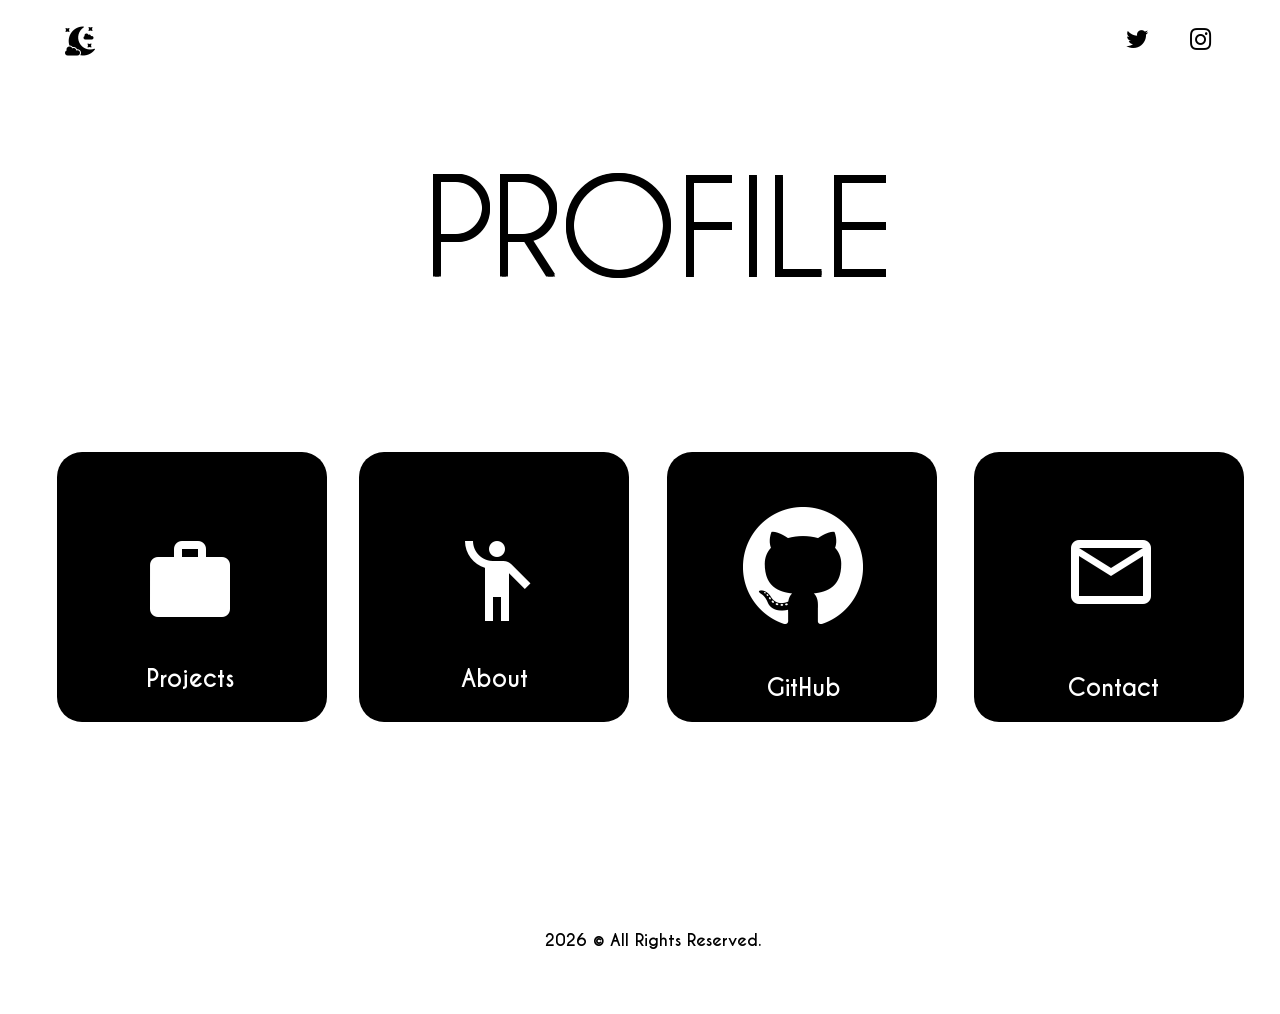
<file: index.html>
<!DOCTYPE html>
<html lang="en">
<head>
    <meta charset="UTF-8">
    <meta http-equiv="X-UA-Compatible" content="IE=edge">
    <meta name="viewport" content="width=device-width, initial-scale=1.0">
    <title>Profile</title>
    <link rel="icon" href="webtab_l.png">
    <link rel="stylesheet" href="master.css">
    <link rel="stylesheet" href="index.css">
    <link rel="stylesheet" href="https://cdnjs.cloudflare.com/ajax/libs/font-awesome/4.7.0/css/font-awesome.min.css">
</head>
<body>
    <header>

        <style>

            @font-face {
                font-family: Caviar Dreams;
                src: url("caviardreams.ttf");
            }
            
            @font-face {
                font-family: Caviar Dreams;
                src: url("caviardreams_bold.ttf");
                font-weight: bold;
            }

                </style>

        <div class="up">
                <div class="centered">PROFILE</div>
        </div>

        <div class="input-color1">
            <a href="Projects.html">
            <div class="color-box" style="background-color: #000000;"></div>
            </a>
        </div>

        <div class="icons1">
            <a href="Projects.html">
            <img src="Project_l.png">
            </a>
        </div>

        <div class="proj1">
            <a href="Projects.html">Projects</a>
        </div>   
        
        <div class="input-color2">
            <a href="About.html">
            <div class="color-box" style="background-color: #000000;"></div>
            </a>
        </div>

        <div class="icons2">
            <a href="About.html">
            <img src="About_l.png">
            </a>
        </div>

        <div class="proj2">
            <a href="About.html">About</a>
        </div>   

        <div class="input-color3">
            <a href="https://github.com/Praashoo7">
            <div class="color-box" style="background-color: #000000;"></div>
            </a>
        </div>

        <div class="icons3">
            <a href="https://github.com/Praashoo7">
            <img src="GitHub_l.png">
            </a>
        </div>

        <div class="proj3">
            <a href="https://github.com/Praashoo7">GitHub</a>
        </div>   

        <div class="input-color4">
            <a href="Contact.html">
            <div class="color-box" style="background-color: #000000;"></div>
            </a>
        </div>

        <div class="icons4">
            <a href="Contact.html">
            <img src="contact_l1.png">
            </a>
        </div>

        <div class="proj4">
            <a href="Contact.html">Contact</a>
        </div>   

        <div class="icons5">
            <d href="#" class="fa fa-twitter"></d>
        </div>
    
        <div class="icons6">
            <d href="#" class="fa fa-instagram"></d>
        </div>

        <div class="icons7">
        <a href="Home.html" >
            <img src="dark5.png"> 
        </a>
        </div>

        
        <div class="copyright">
            <b>
                <script>document.write(new Date().getFullYear());
                </script> &copy; All Rights Reserved.<br><br><br><br>
            </b>
        </div>

      </div>
    </header>
</body>
</html>
</file>
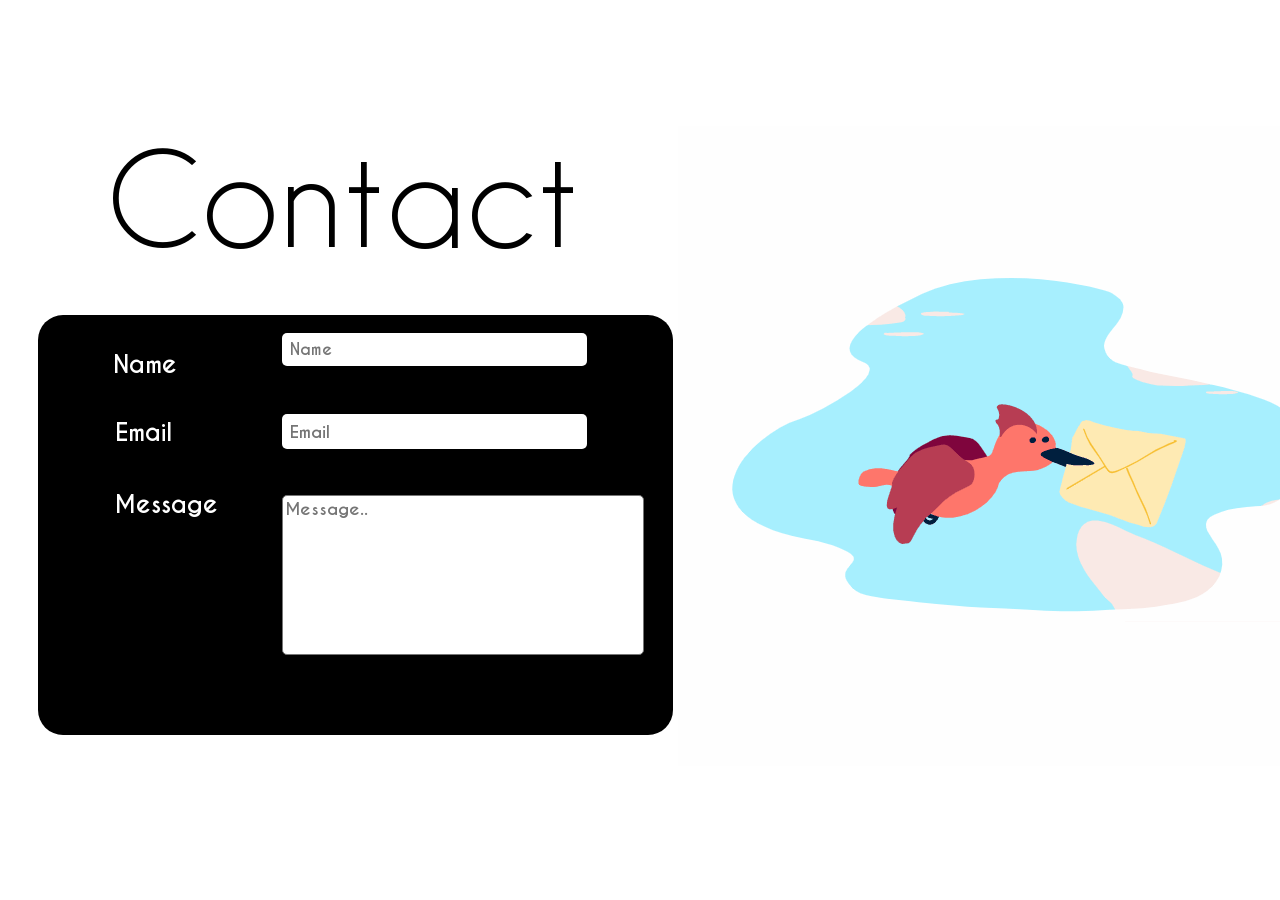
<file: Contact.html>
<html>
   
   <head>
    <meta charset="UTF-8">
    <meta http-equiv="X-UA-Compatible" content="IE=edge">
    <meta name="viewport" content="width=device-width, initial-scale=1.0">
      <title>Contact</title>
      <link rel="icon" href="contact_l1.png">
      <link rel="stylesheet" href="master.css">
    <link rel="stylesheet" href="Contact.css">
   </head>
   
   <body>
      
    <style>

        @font-face {
            font-family: Caviar Dreams;
            src: url("caviardreams.ttf");
        }
        
        @font-face {
            font-family: Caviar Dreams;
            src: url("caviardreams_bold.ttf");
            font-weight: bold;
        }
        
            </style>

      <form action="Contact.php" method="POST">

        <div class="input-color1">
            <div class="color-box" style="background-color: #000000;"></div>
        </div>

        <div class="up1">
            <div class="centered1">Contact</div>
        </div>

        <div class="name">
        <input type="text" name="name" style="border: none; height: 33px; width: 305px; font-family: Caviar Dreams; font-weight: bold; font-size: 2ch; border-radius: 5px;" placeholder=" Name" required/>
        </div>

        <div class="up2">
            <div class="centered2">Name</div>
        </div>

        <div class="email">
        <input type="email" name="email" style="border: none; height: 35px; width: 305px; font-family: Caviar Dreams; font-weight: bold; font-size: 1.7ch; border-radius: 5px;" placeholder=" Email" required />
        </div>

        <div class="up3">
            <div class="centered3">Email</div>
        </div>

        <div class="message">
        <textarea rows="7" cols="34" name="message" style="resize:none;  font-family: Caviar Dreams; font-size: 1.7ch; font-weight: bold; border-radius: 5px;" placeholder="Message.." required></textarea>
        </div>

        <div class="up4">
            <div class="centered4">Message</div>
        </div>
        
        <div class="submit">
        <input type="submit" value="Submit" style="border: none; background:none; color: rgb(255, 255, 255); font-family: Caviar Dreams; font-weight: bold; font-size: 2ch;">
        </div>

        <div class="gifs1">
            <img src="contact1_l.gif" alt="About" style="width:640px;height:640px";>
        </div>

      </form>
      
   </body>
</html>
</file>
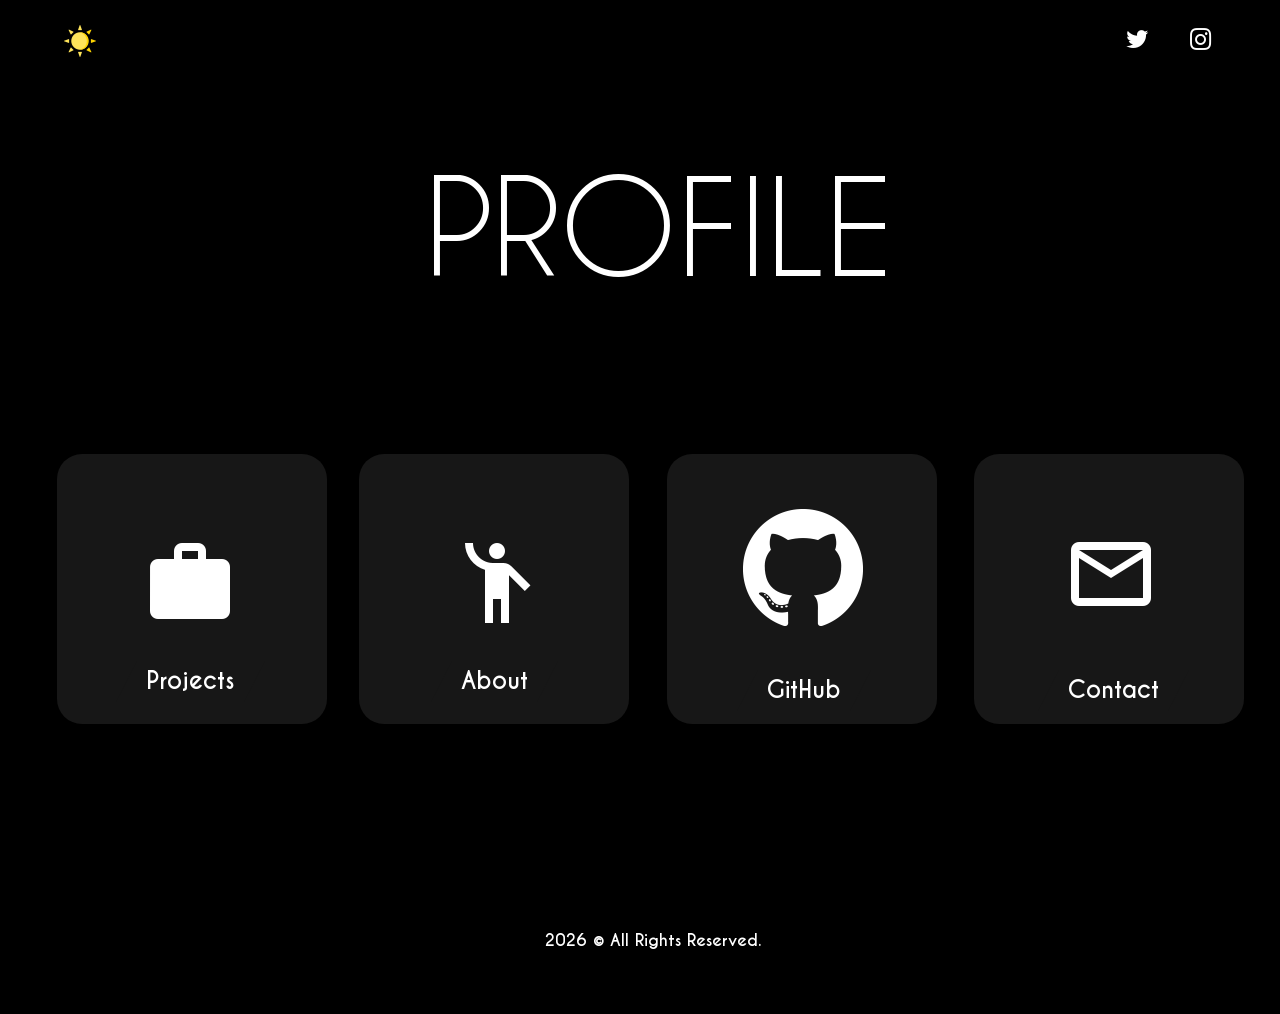
<file: Home.html>
<!DOCTYPE html>
<html lang="en">
<head>
    <meta charset="UTF-8">
    <meta http-equiv="X-UA-Compatible" content="IE=edge">
    <meta name="viewport" content="width=device-width, initial-scale=1.0">
    <title>Profile</title>
    <link rel="icon" href="webtab_d.png">
    <link rel="stylesheet" href="master.css">
    <link rel="stylesheet" href="Home.css">
    <link rel="stylesheet" href="https://cdnjs.cloudflare.com/ajax/libs/font-awesome/4.7.0/css/font-awesome.min.css">
</head>
<body>
    <header>

        <style>

            @font-face {
                font-family: Caviar Dreams;
                src: url("caviardreams.ttf");
            }
            
            @font-face {
                font-family: Caviar Dreams;
                src: url("caviardreams_bold.ttf");
                font-weight: bold;
            }

                </style>

        <div class="up">
                <div class="centered">PROFILE</div>
        </div>

        <div class="input-color1">
            <a href="dark-mode/Projects.html">
            <div class="color-box" style="background-color: #171717;"></div>
            </a>
        </div>

        <div class="icons1">
            <a href="dark-mode/Projects.html">
            <img src="Project_l.png">
            </a>
        </div>

        <div class="proj1">
            <a href="dark-mode/Projects.html" style="color: rgb(255, 255, 255);">Projects</a>
        </div>   
        
        <div class="input-color2">
            <a href="dark-mode/About.html">
            <div class="color-box" style="background-color: #171717;"></div>
            </a>
        </div>

        <div class="icons2">
            <a href="dark-mode/About.html">
            <img src="About_l.png">
            </a>
        </div>

        <div class="proj2">
            <a href="dark-mode/About.html" style="color: rgb(255, 255, 255);">About</a>
        </div>   

        <div class="input-color3">
            <a href="https://github.com/Praashoo7">
            <div class="color-box" style="background-color: #171717;"></div>
            </a>
        </div>

        <div class="icons3">
            <a href="https://github.com/Praashoo7">
            <img src="GitHub_l.png">
            </a>
        </div>

        <div class="proj3">
            <a href="https://github.com/Praashoo7" style="color: rgb(255, 255, 255);">GitHub</a>
        </div>   

        <div class="input-color4">
            <a href="dark-mode/Contact.html">
            <div class="color-box" style="background-color: #171717;"></div>
            </a>
        </div>

        <div class="icons4">
            <a href="dark-mode/Contact.html">
            <img src="contact_l1.png">
            </a>
        </div>

        <div class="proj4">
            <a href="dark-mode/Contact.html" style="color: rgb(255, 255, 255);">Contact</a>
        </div>   

        <div class="icons5">
        <d href="#" class="fa fa-twitter"></d>
        </div>

        <div class="icons6">
        <d href="#" class="fa fa-instagram"></d>
        </div>
        
        <div class="icons7">
            <a href="C:\Users\Prashant\Desktop\u3\Proj(light)\Home.html">
                <img src="light.png">
            </a>
            </div>

            <div class="copyright">
                <b>
                    <script>document.write(new Date().getFullYear());
                    </script> &copy; All Rights Reserved.<br><br><br><br>
                </b>
            </div>

      </div>
    </header>
</body>
</html>
</file>
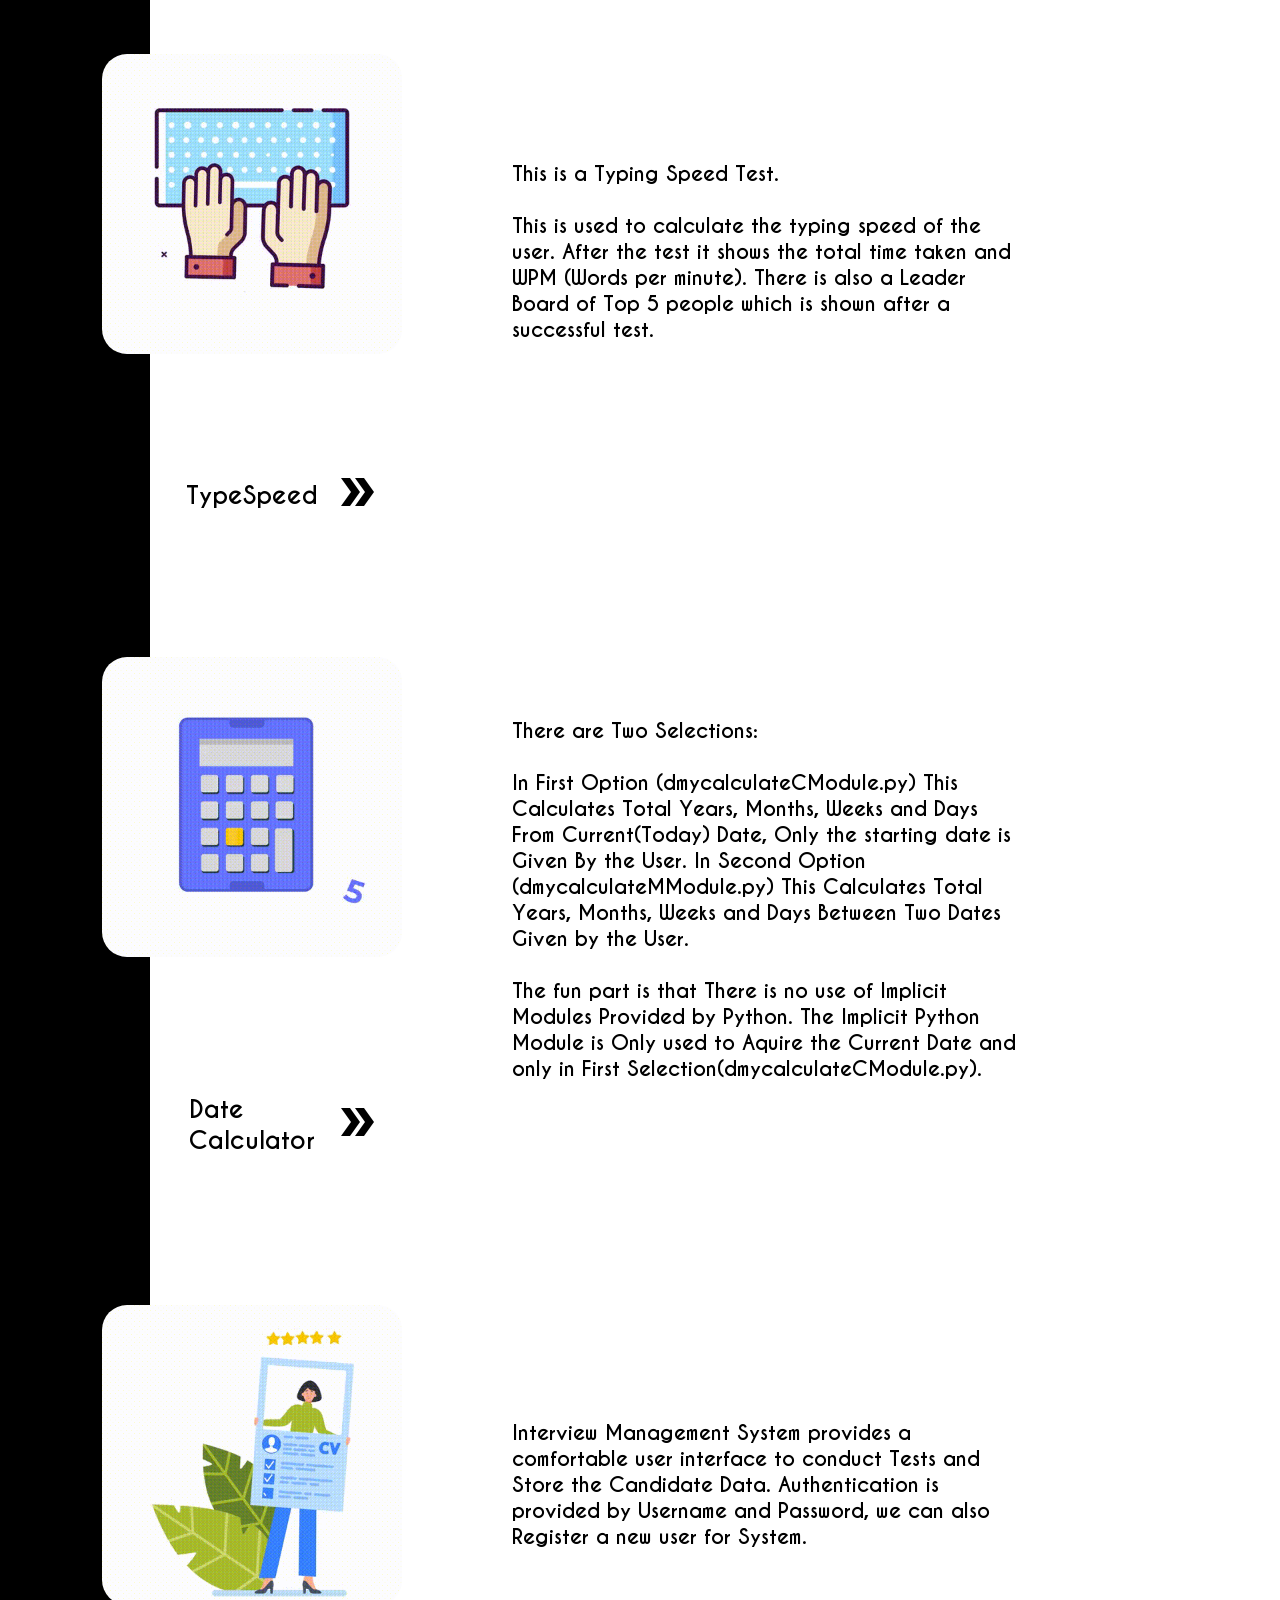
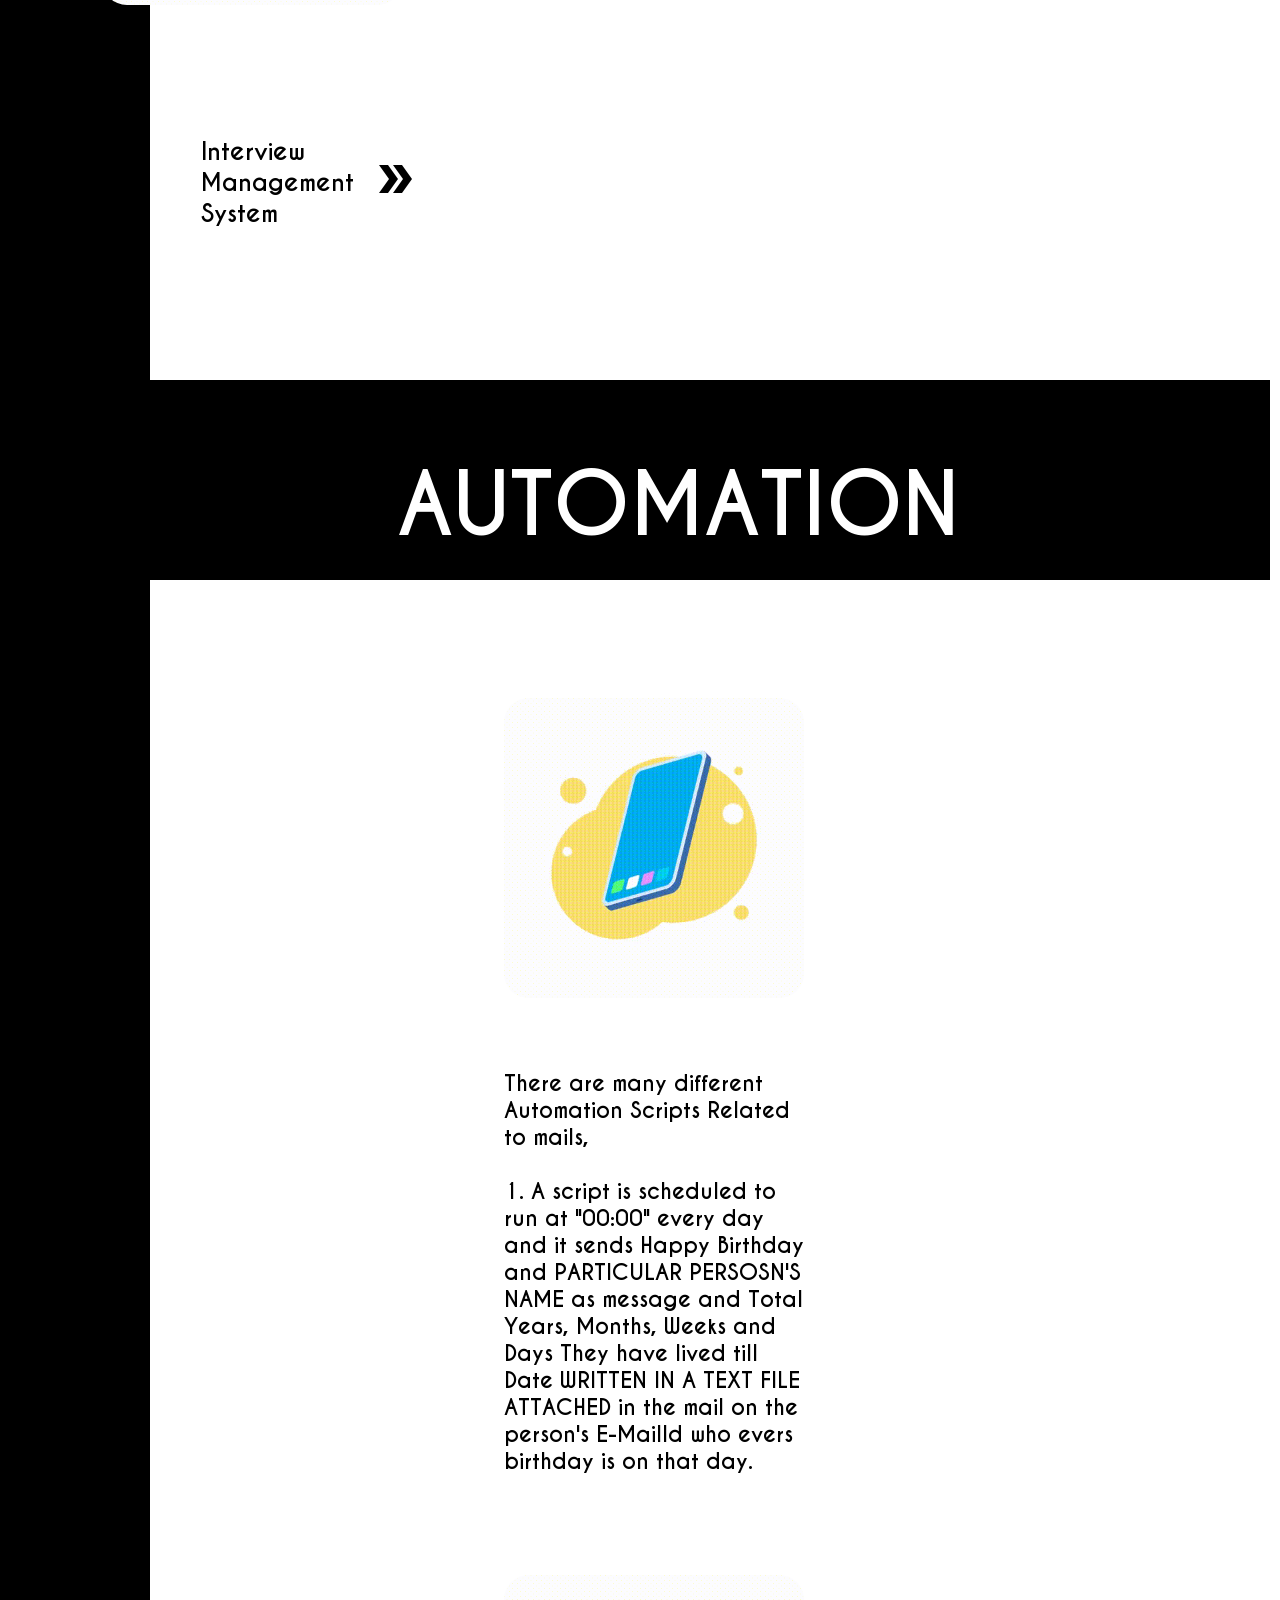
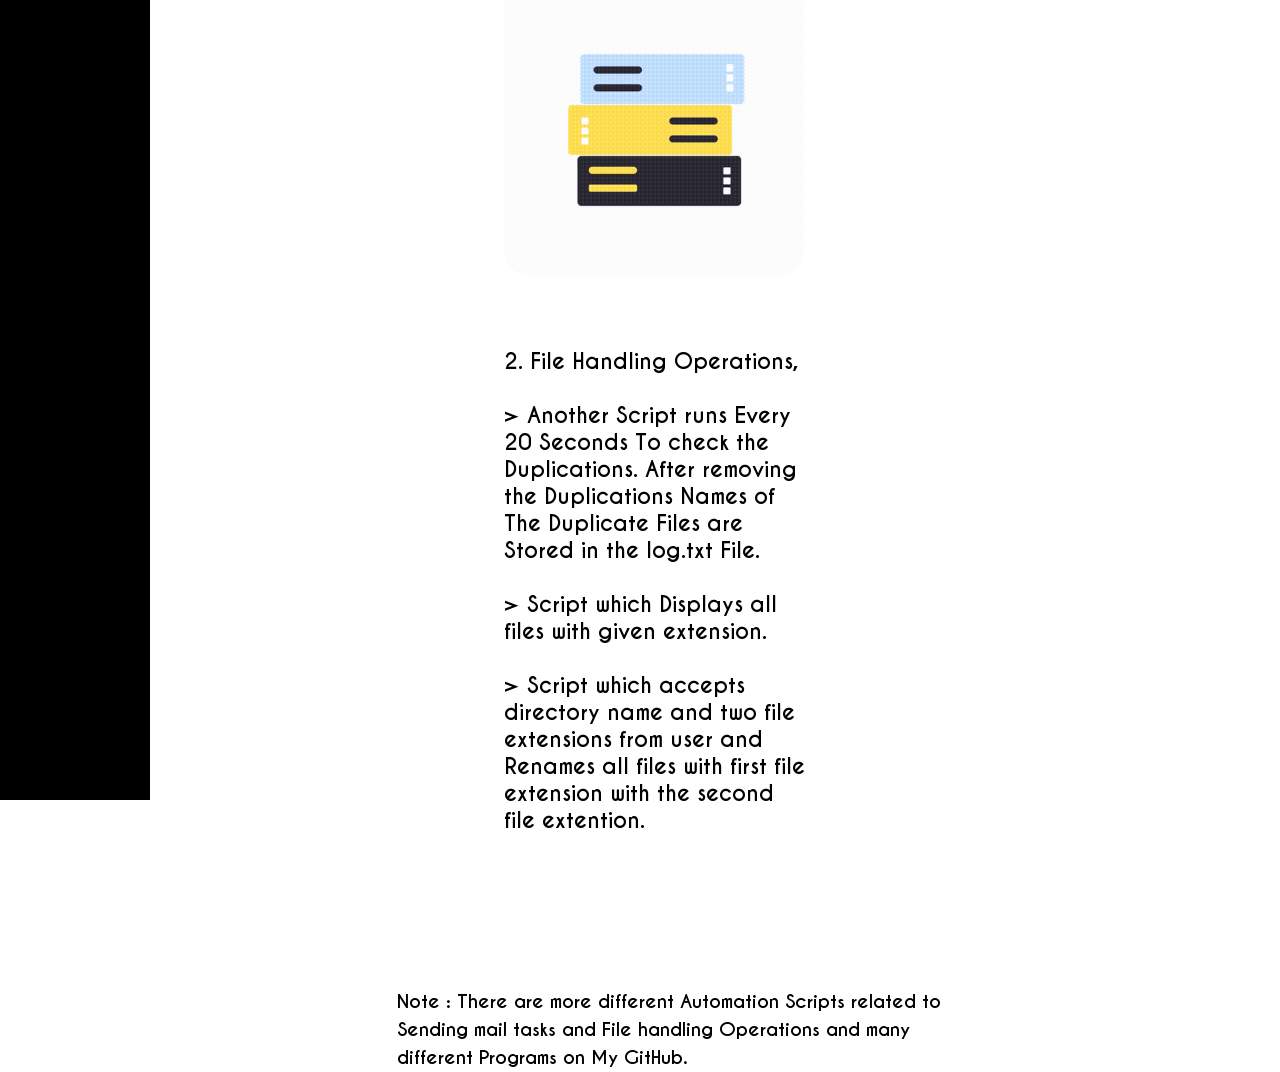
<file: Projects.html>
<!DOCTYPE html>
<html lang="en">
<head>
    <meta charset="UTF-8">
    <meta http-equiv="X-UA-Compatible" content="IE=edge">
    <meta name="viewport" content="width=device-width, initial-scale=1.0">
    <title>Projects</title>
    <link rel="icon" href="Project_l.png">
    <link rel="stylesheet" href="master.css">
    <link rel="stylesheet" href="Projects.css">
</head>
<body>

    <style>

        @font-face {
            font-family: Caviar Dreams;
            src: url("caviardreams.ttf");
        }
        
        @font-face {
            font-family: Caviar Dreams;
            src: url("caviardreams_bold.ttf");
            font-weight: bold;
        }
        
            </style>

    <div class="input-color1">
        <div class="color-box" style="background-color: #000000;"></div>
    </div>

    <div class="gifs1">
        <img src="Typing_l.gif" alt="Typing Hands" style="width:300px;height:300px; border-radius: 25px;">
    </div>

    <div class="icons1">
        <a href="https://github.com/Praashoo7/MiniProjects/tree/main/TypeSpeed">
        <img src="arrow_d.png">
        </a>
    </div>

    <div class="title1">
        <div class="name1">TypeSpeed</div>
    </div>

    <div class="info1">
    <p><a href="#">This is a Typing Speed Test.<br/><br/>This is used to calculate the typing speed of the user. After the test it shows the total time taken
        and WPM (Words per minute). There is also a Leader Board of Top 5 people which is shown
        after a successful test.</a></p>
    </div>


    <div class="gifs2">
        <img src="Calculator_l2.gif" alt="Calculator" style="width:300px;height:300px; border-radius: 25px;">
    </div>

    <div class="icons2">
        <a href="https://github.com/Praashoo7/MiniProjects/tree/main/DateCalculator(WithoutUsingModule)">
        <img src="arrow_d.png">
        </a>
    </div>

    <div class="title2">
        <div class="name2">Date Calculator</div>
    </div>

    <div class="info2">
    <p><a href="#">There are Two Selections:<br/><br/>In First Option (dmycalculateCModule.py) This Calculates Total Years, Months, Weeks and Days From Current(Today) Date, Only the starting date is Given By the User.
        In Second Option (dmycalculateMModule.py) This Calculates Total Years, Months, Weeks and Days Between Two Dates Given by the User.
        <br/><br/>The fun part is that There is no use of Implicit Modules Provided by Python. The Implicit Python Module is Only used to Aquire the Current Date and only in First Selection(dmycalculateCModule.py).</a></p>
    </div>


    <div class="gifs3">
        <img src="interview_l1.gif" alt="Interview CV" style="width:300px;height:300px; border-radius: 25px;">
    </div>

    <div class="icons3">
        <a href="https://github.com/Praashoo7/Interview-Management-System">
        <img src="arrow_d.png">
        </a>
    </div>

    <div class="title3">
        <div class="name3">Interview Management System</div>
    </div>

    <div class="info3">
    <p><a href="#">Interview Management System provides a comfortable user interface to conduct
        Tests and Store the Candidate Data. Authentication is provided by Username and
        Password, we can also Register a new user for System. </a></p>
    </div>


    <div class="input-color2">
        <div class="color-box" style="background-color: #000000;"></div>
    </div>

    <div class="auto">
        <p><b href="https://github.com/Praashoo7/AUTOMATION">AUTOMATION</b></p>

    <div class="gifs4">
        <img src="Mail_l2.gif" alt="Automation Mail" style="width:300px;height:300px; border-radius: 25px;">
    </div>

    <div class="info4">
        <p><a href="#">There are many different Automation Scripts Related to mails,<br/><br/>1. A script is scheduled to run at "00:00" every day and it sends Happy Birthday and PARTICULAR PERSOSN'S NAME as message and Total Years, Months, Weeks and Days They have lived till Date WRITTEN IN A TEXT FILE ATTACHED in the mail on the person's E-MailId who evers birthday is on that day.</a></p>
        </div>

    <div class="gifs5">
        <img src="Files_l1.gif" alt="File" style="width:300px;height:300px; border-radius: 25px;">
    </div>

    <div class="info5">
        <p><a href="#">2. File Handling Operations,<br/><br/>> Another Script runs Every 20 Seconds To check the Duplications. After removing the Duplications Names of The Duplicate Files are Stored in the log.txt File.<br/><br/>> Script which Displays all files with given extension.<br/><br/>> Script which accepts directory name and two file extensions from user and Renames all files with first file extension with the second file extention.<br/><br/>
        </div>

    <c href="https://github.com/Praashoo7">Note : There are more different Automation Scripts related to Sending mail tasks and File handling Operations and many different Programs on My GitHub.</c>

</body>
</html>
</file>
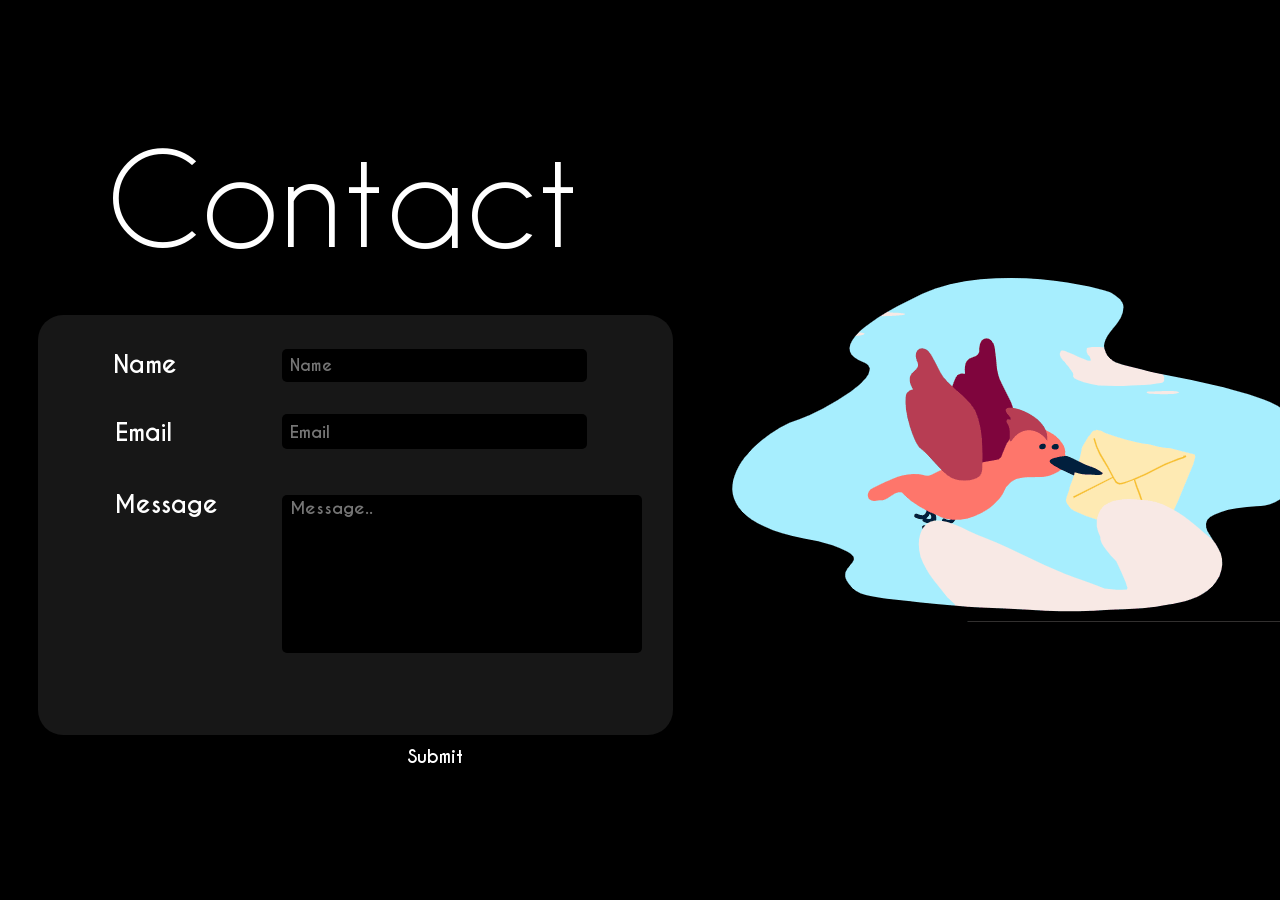
<file: dark-mode/Contact.html>
<html>
   
   <head>
    <meta charset="UTF-8">
    <meta http-equiv="X-UA-Compatible" content="IE=edge">
    <meta name="viewport" content="width=device-width, initial-scale=1.0">
      <title>Contact</title>
      <link rel="icon" href="contact_d1.png">
      <link rel="stylesheet" href="master.css">
    <link rel="stylesheet" href="Contact.css">
   </head>
   
   <body style="background-color: black;" >
      
    <style>

@font-face {
    font-family: Caviar Dreams;
    src: url("caviardreams.ttf");
}

@font-face {
    font-family: Caviar Dreams;
    src: url("caviardreams_bold.ttf");
    font-weight: bold;
}

    </style>

      <form action="Contact.php" method="post">

        <div class="input-color1">
            <div class="color-box" style="background-color: #171717;"></div>
        </div>

        <div class="up1">
            <div class="centered1">Contact</div>
        </div>

        <div class="name">
            <p><input type="text" style="border: none; background-color: #000000; color: white; height: 33px; width: 305px; font-family: Caviar Dreams; font-weight: bold; font-size: 2ch; border-radius: 5px;" placeholder=" Name" required/></p>
        </div>
        <div class="up2">
            <div class="centered2">Name</div>
        </div>

        <div class="email">
            <input type="email" style="border: none; background-color: black; color: white; height: 35px; width: 305px; font-family: Caviar Dreams; font-weight: bold; font-size: 1.7ch; border-radius: 5px;" placeholder=" Email" required />
        </div>
        <div class="up3">
            <div class="centered3">Email</div>
        </div>

        <div class="message">
            <textarea rows="7" cols="34" style="resize:none; background-color: black; border: none; color: white;  font-family: Caviar Dreams; font-size: 1.7ch; font-weight: bold; border-radius: 5px;" placeholder=" Message.." required></textarea>
        </div>
        <div class="up4">
            <div class="centered4">Message</div>
        </div>
        
        <div class="submit">
            <input type="submit" value="Submit" style="border: none; background:none; color: rgb(255, 255, 255); font-family: Caviar Dreams; font-weight: bold; font-size: 2ch;">
        </div>

        <div class="gifs1">
            <img src="contact1_d.gif" alt="About" style="width:640px;height:640px";>
        </div>

      </form>
      
   </body>
</html>
</file>
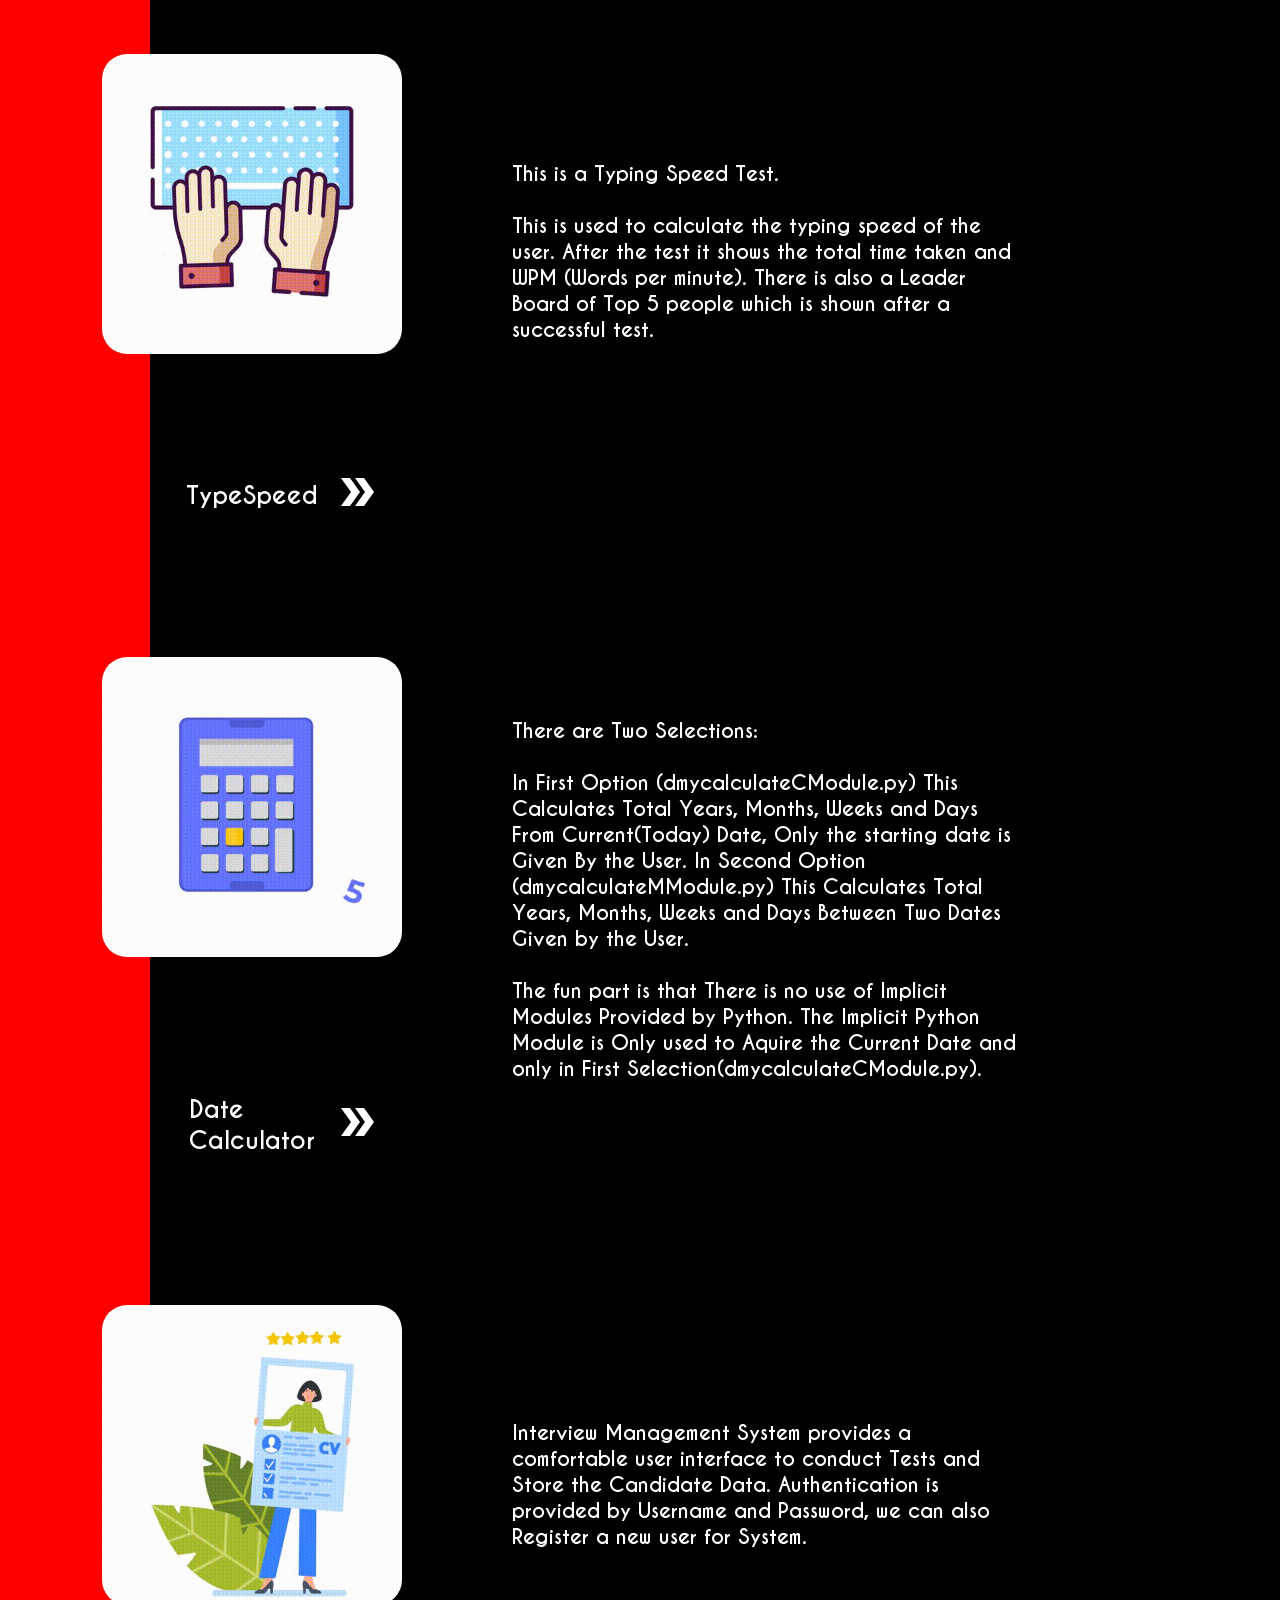
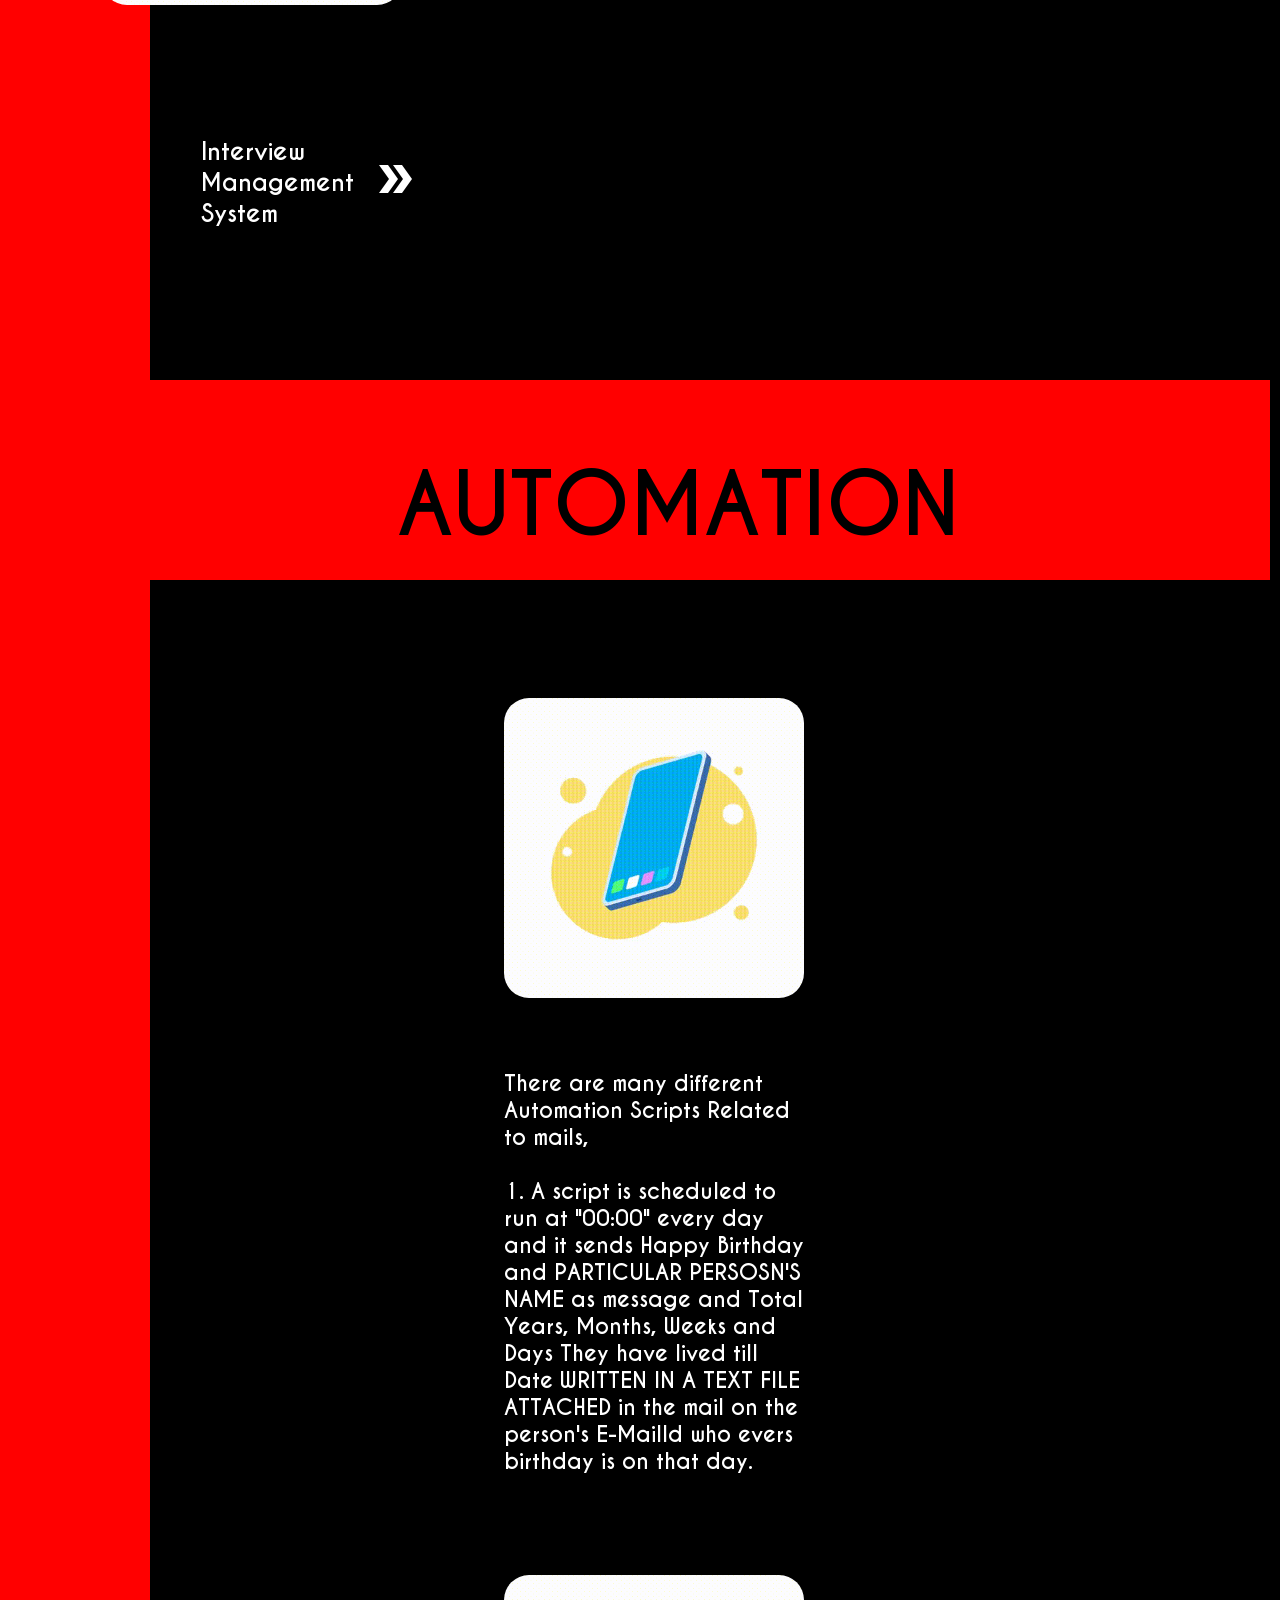
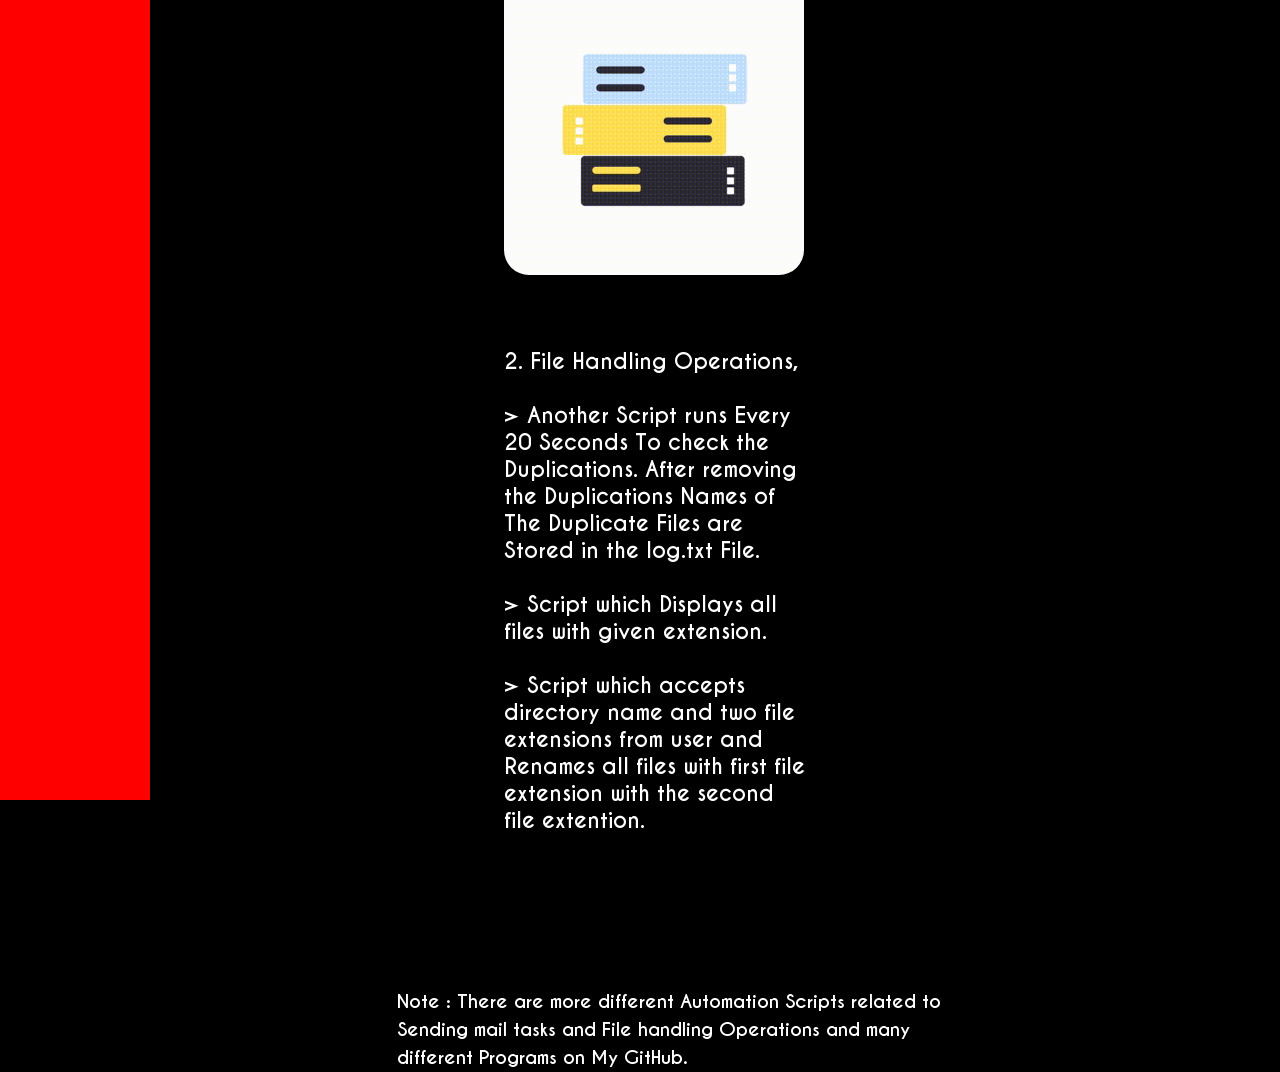
<file: dark-mode/Projects.html>
<!DOCTYPE html>
<html lang="en">
<head>
    <meta charset="UTF-8">
    <meta http-equiv="X-UA-Compatible" content="IE=edge">
    <meta name="viewport" content="width=device-width, initial-scale=1.0">
    <title>Projects</title>
    <link rel="icon" href="Projects_d.png">
    <link rel="stylesheet" href="master.css">
    <link rel="stylesheet" href="Projects.css">
</head>
<body style="background-color: rgb(0, 0, 0);">

    <style>

        @font-face {
            font-family: Caviar Dreams;
            src: url("caviardreams.ttf");
        }
        
        @font-face {
            font-family: Caviar Dreams;
            src: url("caviardreams_bold.ttf");
            font-weight: bold;
        }
        
            </style>

    <div class="input-color1">
        <div class="color-box" style="background-color: #ff0000;"></div>
    </div>

    <div class="gifs1">
        <img src="Typing_l.gif" alt="Typing Hands" style="width:300px;height:300px; border-radius: 25px;">
    </div>

    <div class="icons1">
        <a href="https://github.com/Praashoo7/MiniProjects/tree/main/TypeSpeed">
        <img src="arrow_l.png">
        </a>
    </div>

    <div class="title1">
        <div class="name1">TypeSpeed</div>
    </div>

    <div class="info1">
    <p><a href="#">This is a Typing Speed Test.<br/><br/>This is used to calculate the typing speed of the user. After the test it shows the total time taken
        and WPM (Words per minute). There is also a Leader Board of Top 5 people which is shown
        after a successful test.</a></p>
    </div>


    <div class="gifs2">
        <img src="Calculator_l2.gif" alt="Calculator" style="width:300px;height:300px; border-radius: 25px;">
    </div>

    <div class="icons2">
        <a href="https://github.com/Praashoo7/MiniProjects/tree/main/DateCalculator(WithoutUsingModule)">
        <img src="arrow_l.png">
        </a>
    </div>

    <div class="title2">
        <div class="name2">Date Calculator</div>
    </div>

    <div class="info2">
    <p><a href="#">There are Two Selections:<br/><br/>In First Option (dmycalculateCModule.py) This Calculates Total Years, Months, Weeks and Days From Current(Today) Date, Only the starting date is Given By the User.
        In Second Option (dmycalculateMModule.py) This Calculates Total Years, Months, Weeks and Days Between Two Dates Given by the User.
        <br/><br/>The fun part is that There is no use of Implicit Modules Provided by Python. The Implicit Python Module is Only used to Aquire the Current Date and only in First Selection(dmycalculateCModule.py).</a></p>
    </div>


    <div class="gifs3">
        <img src="interview_l1.gif" alt="Interview CV" style="width:300px;height:300px; border-radius: 25px;">
    </div>

    <div class="icons3">
        <a href="https://github.com/Praashoo7/Interview-Management-System">
        <img src="arrow_l.png">
        </a>
    </div>

    <div class="title3">
        <div class="name3">Interview Management System</div>
    </div>

    <div class="info3">
    <p><a href="#">Interview Management System provides a comfortable user interface to conduct
        Tests and Store the Candidate Data. Authentication is provided by Username and
        Password, we can also Register a new user for System. </a></p>
    </div>


    <div class="input-color2">
        <div class="color-box" style="background-color: #FF0000;"></div>
    </div>

    <div class="auto">
        <p><b href="https://github.com/Praashoo7/AUTOMATION">AUTOMATION</b></p>

    <div class="gifs4">
        <img src="Mail_l2.gif" alt="Automation Mail" style="width:300px;height:300px; border-radius: 25px;">
    </div>

    <div class="info4">
        <p><a href="#">There are many different Automation Scripts Related to mails,<br/><br/>1. A script is scheduled to run at "00:00" every day and it sends Happy Birthday and PARTICULAR PERSOSN'S NAME as message and Total Years, Months, Weeks and Days They have lived till Date WRITTEN IN A TEXT FILE ATTACHED in the mail on the person's E-MailId who evers birthday is on that day.</a></p>
        </div>

    <div class="gifs5">
        <img src="Files_l1.gif" alt="File" style="width:300px;height:300px; border-radius: 25px;">
    </div>

    <div class="info5">
        <p><a href="#">2. File Handling Operations,<br/><br/>> Another Script runs Every 20 Seconds To check the Duplications. After removing the Duplications Names of The Duplicate Files are Stored in the log.txt File.<br/><br/>> Script which Displays all files with given extension.<br/><br/>> Script which accepts directory name and two file extensions from user and Renames all files with first file extension with the second file extention.</a><br/><br/>
        </div>

    <c href="https://github.com/Praashoo7">Note : There are more different Automation Scripts related to Sending mail tasks and File handling Operations and many different Programs on My GitHub.</c>

</body>
</html>
</file>
<file: master.css>
body{
    animation:transitionIn 1s;
}

@font-face {
    font-family: Caviar Dreams;
    src: url("caviardreams.ttf");
}

@font-face {
    font-family: Caviar Dreams;
    src: url("caviardreams_bold.ttf");
    font-weight: bold;
}

@keyframes transitionIn{
    from{
        opacity: 0;
    }

    to{
        opacity: 1;
    }
}
</file>
<file: index.css>
@font-face {
  font-family: Caviar Dreams;
  src: url("caviardreams.ttf");
}
        
@font-face {
  font-family: Caviar Dreams;
  src: url("caviardreams_bold.ttf");
  font-weight: bold;
}

.up {
  position: absolute;
  top: 20%;
  left: 49.5%;
  font-family: Caviar Dreams;
  color: white;
  font-size: 150px;
  text-shadow: -1px 1px 0 #000,
                1px 1px 0 #000,
                1px -1px 0 #000,
               -1px -1px 0 #000;
               
}

.centered {
  position: absolute;
  top: 28%;
  left: 50%;
  transform: translate(-50%, -50%);
  
  box-shadow: inset 0 0 0 0 #ffffff;
  color: #000000;
  margin: 0 -.25rem;
  padding: 1rem;
  transition: color .3s ease-in-out, box-shadow .3s ease-in-out;
}

.centered:hover {
  box-shadow: inset 1500px 0 0 0 #000000;
  color: #ffffff;
}

.input-color1 {
  position: absolute;
  top: 48%;
  left:13%;
}

.input-color1 input {
  padding-left: 20px;
}
.color-box {
  position: absolute;
  width: 300px;
  height: 300px;
  border-radius: 25px;
  background-color: #000000;
}

.icons1{
  position: absolute; 
  top: 57%;
  left: 18.5%;
opacity: 1;
  transition: 0.3s;
}
.icons1:hover {opacity: 0.6;
cursor: pointer;}

.proj1 {
  position: absolute;
  top: 70%;
  left: 17.2%;
  display: inline-block;
  text-decoration: none;
  padding: 0 30px;
  font-size: 19px;
  height: 40px;
  line-height: 40px;
  vertical-align: middle;
  background: #000000;
  font-family: Caviar Dreams;
  font-weight: bold;
  font-size: 23px;
  color: white;
  transition: .4s;
}

.proj1:before {
  position: absolute;
  content: '';
  left: 0;
  top: 0;
  width: 0;
  height: 0;
  border: none;
  border-left: solid 21px rgb(0, 0, 0);
  border-bottom: solid 41px transparent;
  z-index: 1;
  transition: .4s;
}

.proj1:after {
  position: absolute;
  content: '';
  right: 0;
  top: 0;
  width: 0;
  height: 0;
  border: none;
  border-left: solid 21px transparent;
  border-bottom: solid 41px rgb(0, 0, 0);
  z-index: 1;
  transition: .4s;
}

.proj1:hover:before, .proj1:hover:after{
  border-left-width: 25px;
}

.proj1:hover{
  background: #ff0000;
}

.input-color2 {
  position: absolute;
  top: 48%;
  left: 32%;
}

.input-color2 input {
  padding-left: 20px;
}

.icons2{
  position: absolute; 
  top: 57%;
  left: 37.3%;
opacity: 1;
  transition: 0.3s;
}
.icons2:hover {opacity: 0.6;
cursor: pointer;}

.proj2 {
  position: absolute;
  top: 70%;
  left: 36.5%;
  display: inline-block;
  text-decoration: none;
  padding: 0 30px;
  font-size: 19px;
  height: 40px;
  line-height: 40px;
  vertical-align: middle;
  background: #000000;
  font-family: Caviar Dreams;
  font-weight: bold;
  font-size: 23px;
  color: rgb(255, 255, 255);
  transition: .4s;
}

.proj2:before {
  position: absolute;
  content: '';
  left: 0;
  top: 0;
  width: 0;
  height: 0;
  border: none;
  border-left: solid 21px rgb(0, 0, 0);
  border-bottom: solid 41px transparent;
  z-index: 1;
  transition: .4s;
}

.proj2:after {
  position: absolute;
  content: '';
  right: 0;
  top: 0;
  width: 0;
  height: 0;
  border: none;
  border-left: solid 21px transparent;
  border-bottom: solid 41px rgb(0, 0, 0);
  z-index: 1;
  transition: .4s;
}

.proj2:hover:before, .proj2:hover:after{
  border-left-width: 25px;
}

.proj2:hover{
  background: #ff0000;
}


.input-color3 {
  position: absolute;
  top: 48%;
  left: 51%;
}

.input-color3 input {
  padding-left: 20px;
}

.icons3{
  position: absolute; 
  top: 54%;
  left: 55.6%;
opacity: 1;
  transition: 0.3s;
}
.icons3:hover {opacity: 0.6;
cursor: pointer;}

.proj3 {
  position: absolute;
  top: 70%;
  left: 55.2%;
  display: inline-block;
  text-decoration: none;
  padding: 0 30px;
  font-size: 19px;
  height: 40px;
  line-height: 40px;
  vertical-align: middle;
  background: #000000;
  font-family: Caviar Dreams;
  font-weight: bold;
  font-size: 23px;
  color: rgb(255, 255, 255);
  transition: .4s;
}

.proj3:before {
  position: absolute;
  content: '';
  left: 0;
  top: 0;
  width: 0;
  height: 0;
  border: none;
  border-left: solid 21px rgb(0, 0, 0);
  border-bottom: solid 41px transparent;
  z-index: 1;
  transition: .4s;
}

.proj3:after {
  position: absolute;
  content: '';
  right: 0;
  top: 0;
  width: 0;
  height: 0;
  border: none;
  border-left: solid 21px transparent;
  border-bottom: solid 41px rgb(0, 0, 0);
  z-index: 1;
  transition: .4s;
}

.proj3:hover:before, .proj3:hover:after{
  border-left-width: 25px;
}

.proj3:hover{
  background: #ff0000;
}

.input-color4 {
  position: absolute;
  top: 48%;
  left: 70%;
}

.input-color4 input {
  padding-left: 20px;
}

.icons4{
  position: absolute; 
  top: 57%;
  left: 75.4%;
opacity: 1;
  transition: 0.3s;
}
.icons4:hover {opacity: 0.6;
cursor: pointer;}

.proj4 {
  position: absolute;
  top: 70%;
  left: 74%;
  display: inline-block;
  text-decoration: none;
  padding: 0 30px;
  font-size: 19px;
  height: 40px;
  line-height: 40px;
  vertical-align: middle;
  background: #000000;
  font-family: Caviar Dreams;
  font-weight: bold;
  font-size: 23px;
  color: rgb(255, 255, 255);
  transition: .4s;
}

.proj4:before {
  position: absolute;
  content: '';
  left: 0;
  top: 0;
  width: 0;
  height: 0;
  border: none;
  border-left: solid 21px rgb(0, 0, 0);
  border-bottom: solid 41px transparent;
  z-index: 1;
  transition: .4s;
}

.proj4:after {
  position: absolute;
  content: '';
  right: 0;
  top: 0;
  width: 0;
  height: 0;
  border: none;
  border-left: solid 21px transparent;
  border-bottom: solid 41px rgb(0, 0, 0);
  z-index: 1;
  transition: .4s;
}

.proj4:hover:before, .proj4:hover:after{
  border-left-width: 25px;
}

.proj4:hover{
  background: #ff0000;
}

.icons5 .fa-twitter {
  position: absolute;
  font-size: 25px;
  text-align: center;
  left: 92%;
  top: 5%;
  color: rgb(0, 0, 0);
  transition: 0.3s;
}

.icons6 .fa-instagram {
  position: absolute;
  font-size: 25px;
  text-align: center;
  left: 95%;
  top: 5%;
  color: rgb(0, 0, 0);
  transition: 0.3s;
}

.icons5 .fa:hover {
  color: #ff0000;
  cursor: pointer;
}

.icons6 .fa:hover {
  color: #ff0000;
  cursor: pointer;
}

.icons7{
  position: absolute; 
  top:5%;
  left: 3%;
  opacity: 1;
  transition: 0.3s;
}
.icons7:hover {opacity: 0.6;
cursor: pointer;}


.input-color1 {  
  animation-name: input-color1;
  animation-duration: 3s;
  animation-iteration-count: infinite;
  animation-timing-function: ease-in-out;
  margin-left: 5.5px;
  margin-top: 2px;
}

.color-box:active {
  box-shadow: inset 0 0 2px rgba(128, 128, 128, 0.1);
    transform: translateY(2px);
}

@keyframes input-color1 {
  from { transform: translate(0,  0px); }
  65%  { transform: translate(0, 15px); }
  to   { transform: translate(0, -0px); }    
}

.icons1 {  
  animation-name: icons1;
  animation-duration: 3s;
  animation-iteration-count: infinite;
  animation-timing-function: ease-in-out;
  margin-left: 1px;
  margin-top: 2px;
}

@keyframes icons1 {
  from { transform: translate(0,  0px); }
  65%  { transform: translate(0, 15px); }
  to   { transform: translate(0, -0px); }    
}

.proj1 {  
  animation-name: proj1;
  animation-duration: 3s;
  animation-iteration-count: infinite;
  animation-timing-function: ease-in-out;
  margin-left: 1px;
  margin-top: 2px;
}

@keyframes proj1 {
  from { transform: translate(0,  0px); }
  65%  { transform: translate(0, 15px); }
  to   { transform: translate(0, -0px); }    
}

.input-color2 {  
  animation-name: input-color1;
  animation-duration: 3s;
  animation-iteration-count: infinite;
  animation-timing-function: ease-in-out;
  margin-left: 1px;
  margin-top: 2px;
}

@keyframes input-color2 {
  from { transform: translate(0,  0px); }
  65%  { transform: translate(0, 15px); }
  to   { transform: translate(0, -0px); }    
}

.icons2 {  
  animation-name: icons2;
  animation-duration: 3s;
  animation-iteration-count: infinite;
  animation-timing-function: ease-in-out;
  margin-left: 1px;
  margin-top: 2px;
}

@keyframes icons2 {
  from { transform: translate(0,  0px); }
  65%  { transform: translate(0, 15px); }
  to   { transform: translate(0, -0px); }    
}

.proj2 {  
  animation-name: proj2;
  animation-duration: 3s;
  animation-iteration-count: infinite;
  animation-timing-function: ease-in-out;
  margin-left: 1px;
  margin-top: 2px;
}

@keyframes proj2 {
  from { transform: translate(0,  0px); }
  65%  { transform: translate(0, 15px); }
  to   { transform: translate(0, -0px); }    
}

.input-color3 {  
  animation-name: input-color1;
  animation-duration: 3s;
  animation-iteration-count: infinite;
  animation-timing-function: ease-in-out;
  margin-left: 1px;
  margin-top: 2px;
}

@keyframes input-color3 {
  from { transform: translate(0,  0px); }
  65%  { transform: translate(0, 15px); }
  to   { transform: translate(0, -0px); }    
}

.icons3 {  
  animation-name: icons3;
  animation-duration: 3s;
  animation-iteration-count: infinite;
  animation-timing-function: ease-in-out;
  margin-left: 1px;
  margin-top: 2px;
}

@keyframes icons3 {
  from { transform: translate(0,  0px); }
  65%  { transform: translate(0, 15px); }
  to   { transform: translate(0, -0px); }    
}

.proj3 {  
  animation-name: proj3;
  animation-duration: 3s;
  animation-iteration-count: infinite;
  animation-timing-function: ease-in-out;
  margin-left: 1px;
  margin-top: 2px;
}

@keyframes proj3 {
  from { transform: translate(0,  0px); }
  65%  { transform: translate(0, 15px); }
  to   { transform: translate(0, -0px); }    
}

.input-color4 {  
  animation-name: input-color1;
  animation-duration: 3s;
  animation-iteration-count: infinite;
  animation-timing-function: ease-in-out;
  margin-left: 1px;
  margin-top: 2px;
}

@keyframes input-color4 {
  from { transform: translate(0,  0px); }
  65%  { transform: translate(0, 15px); }
  to   { transform: translate(0, -0px); }    
}

.icons4 {  
  animation-name: icons4;
  animation-duration: 3s;
  animation-iteration-count: infinite;
  animation-timing-function: ease-in-out;
  margin-left: 1px;
  margin-top: 2px;
}

@keyframes icons4 {
  from { transform: translate(0,  0px); }
  65%  { transform: translate(0, 15px); }
  to   { transform: translate(0, -0px); }    
}

.proj4 {  
  animation-name: proj4;
  animation-duration: 3s;
  animation-iteration-count: infinite;
  animation-timing-function: ease-in-out;
  margin-left: 1px;
  margin-top: 2px;
}

@keyframes proj4 {
  from { transform: translate(0,  0px); }
  65%  { transform: translate(0, 15px); }
  to   { transform: translate(0, -0px); }    
}

.copyright {
  position: absolute;
  top: 95%;
  left: 49.5%;
  transform: translate(-50%, -50%);
  font-family: Caviar Dreams;
  font-size: 2ch;
  font-weight: bold;
  color: rgb(0, 0, 0);

}

b {
  background: linear-gradient(0deg, rgb(0, 0, 0), rgb(0, 0, 0)) no-repeat right bottom / 0 var(--bg-h);
  transition: background-size 150ms;
  --bg-h: 8%;
}
b:where(:hover, :focus-visible) {
  background-size: 100% var(--bg-h);
  background-position-x: left;
}

.underline {
  padding-bottom: 2px;
  --bg-h: 2px;
}

b {
  text-decoration: none;
  color: inherit;
  line-height: 1;
}

a:link {
  color: white;
  background-color: transparent;
  text-decoration: none;
}

a:visited {
  color: rgb(255, 255, 255);
  background-color: transparent;
  text-decoration: none;
}

a:hover {
  color: rgb(255, 255, 255);
  background-color: transparent;
  text-decoration: none;
}

a:active {
  color: rgb(255, 255, 255);
  background-color: transparent;
  text-decoration: none;
}

@media screen and (max-width: 1280px){

  .up{
    position: absolute;
    top: 25%;
    left: 51.8%;
    font-family: Caviar Dreams;
    font-size: 16ch;
    color: rgb(0, 0, 0);
  }

  .centered {
    position: absolute;
    top: 28%;
    left: 50%;
    transform: translate(-50%, -50%);
    
    box-shadow: inset 0 0 0 0 #ffffff;
    color: #000000;
    margin: 0 -.25rem;
    padding: 1rem;
    transition: color .3s ease-in-out, box-shadow .3s ease-in-out;
  }
  
  .centered:hover {
    box-shadow: inset 1500px 0 0 0 #000000;
    color: #ffffff;
  }

  .input-color1 {
    position: absolute;
    top: 50%;
    left:4%;
  }
  
  .input-color1 input {
    padding-left: 20px;
  }
  .color-box {
    position: absolute;
    width: 270px;
    height: 270px;
    border-radius: 25px;
    background-color: #000000;
  }
  
  
  .icons1{
    position: absolute; 
    top: 59%;
    left: 11%;
    opacity: 1;
    transition: 0.3s;
  }
  .icons1:hover {opacity: 0.6;
  cursor: pointer;}
  
  .proj1 {
    position: absolute;
    top: 73%;
    left: 9%;
    display: inline-block;
    text-decoration: none;
    padding: 0 30px;
    font-size: 19px;
    height: 40px;
    line-height: 40px;
    vertical-align: middle;
    background: #000000;
    font-family: Caviar Dreams;
    font-weight: bold;
    font-size: 23px;
    color: rgb(0, 0, 0);
    transition: .4s;
  }
  
  .proj1:before {
    position: absolute;
    content: '';
    left: 0;
    top: 0;
    width: 0;
    height: 0;
    border: none;
    border-left: solid 21px #000000;
    border-bottom: solid 41px transparent;
    z-index: 1;
    transition: .4s;
  }
  
  .proj1:after {
    position: absolute;
    content: '';
    right: 0;
    top: 0;
    width: 0;
    height: 0;
    border: none;
    border-left: solid 21px transparent;
    border-bottom: solid 41px #000000;
    z-index: 1;
    transition: .4s;
  }
  
  .proj1:hover:before, .proj1:hover:after{
    border-left-width: 25px;
  }
  
  .proj1:hover{
    background: #ff0000;
  }
  
  .input-color2 {
    position: absolute;
    top: 50%;
    left: 28%;
  }
  
  .input-color2 input {
    padding-left: 20px;
  }
  
  .icons2{
    position: absolute; 
    top: 59%;
    left: 35%;
    opacity: 1;
    transition: 0.3s;
  }
  .icons2:hover {opacity: 0.6;
  cursor: pointer;}
  
  .proj2 {
    position: absolute;
    top: 73%;
    left: 33.6%;
    display: inline-block;
    text-decoration: none;
    padding: 0 30px;
    font-size: 19px;
    height: 40px;
    line-height: 40px;
    vertical-align: middle;
    background: #000000;
    font-family: Caviar Dreams;
    font-weight: bold;
    font-size: 23px;
    color: rgb(0, 0, 0);
    transition: .4s;
  }
  
  .proj2:before {
    position: absolute;
    content: '';
    left: 0;
    top: 0;
    width: 0;
    height: 0;
    border: none;
    border-left: solid 21px #000000;
    border-bottom: solid 41px transparent;
    z-index: 1;
    transition: .4s;
  }
  
  .proj2:after {
    position: absolute;
    content: '';
    right: 0;
    top: 0;
    width: 0;
    height: 0;
    border: none;
    border-left: solid 21px transparent;
    border-bottom: solid 41px #000000;
    z-index: 1;
    transition: .4s;
  }
  
  .proj2:hover:before, .proj2:hover:after{
    border-left-width: 25px;
  }
  
  .proj2:hover{
    background: #ff0000;
  }
  
  
  .input-color3 {
    position: absolute;
    top: 50%;
    left: 52%;
  }
  
  .input-color3 input {
    padding-left: 20px;
  }
  
  .icons3{
    position: absolute; 
    top: 56%;
    left: 58%;
    opacity: 1;
    transition: 0.3s;
  }
  .icons3:hover {opacity: 0.6;
  cursor: pointer;}
  
  .proj3 {
    position: absolute;
    top: 74%;
    left: 57.5%;
    display: inline-block;
    text-decoration: none;
    padding: 0 30px;
    font-size: 19px;
    height: 40px;
    line-height: 40px;
    vertical-align: middle;
    background: #000000;
    font-family: Caviar Dreams;
    font-weight: bold;
    font-size: 23px;
    color: rgb(0, 0, 0);
    transition: .4s;
  }
  
  .proj3:before {
    position: absolute;
    content: '';
    left: 0;
    top: 0;
    width: 0;
    height: 0;
    border: none;
    border-left: solid 21px #000000;
    border-bottom: solid 41px transparent;
    z-index: 1;
    transition: .4s;
  }
  
  .proj3:after {
    position: absolute;
    content: '';
    right: 0;
    top: 0;
    width: 0;
    height: 0;
    border: none;
    border-left: solid 21px transparent;
    border-bottom: solid 41px #000000;
    z-index: 1;
    transition: .4s;
  }
  
  .proj3:hover:before, .proj3:hover:after{
    border-left-width: 25px;
  }
  
  .proj3:hover{
    background: #ff0000;
  }
  
  .input-color4 {
    position: absolute;
    top: 50%;
    left: 76%;
  }
  
  .input-color4 input {
    padding-left: 20px;
  }
  
  .icons4{
    position: absolute; 
    top: 58%;
    left: 83%;
    opacity: 1;
    transition: 0.3s;
  }
  .icons4:hover {opacity: 0.6;
  cursor: pointer;}
  
  .proj4 {
    position: absolute;
    top: 74%;
    left: 81%;
    display: inline-block;
    text-decoration: none;
    padding: 0 30px;
    font-size: 19px;
    height: 40px;
    line-height: 40px;
    vertical-align: middle;
    background: #000000;
    font-family: Caviar Dreams;
    font-weight: bold;
    font-size: 23px;
    color: rgb(0, 0, 0);
    transition: .4s;
  }
  
  .proj4:before {
    position: absolute;
    content: '';
    left: 0;
    top: 0;
    width: 0;
    height: 0;
    border: none;
    border-left: solid 21px #000000;
    border-bottom: solid 41px transparent;
    z-index: 1;
    transition: .4s;
  }
  
  .proj4:after {
    position: absolute;
    content: '';
    right: 0;
    top: 0;
    width: 0;
    height: 0;
    border: none;
    border-left: solid 21px transparent;
    border-bottom: solid 41px #000000;
    z-index: 1;
    transition: .4s;
  }
  
  .proj4:hover:before, .proj4:hover:after{
    border-left-width: 25px;
  }
  
  .proj4:hover{
    background: #ff0000;
  }
  
  
  .icons5{
    position: absolute; 
    top:3%;
    left: 88%;
    opacity: 1;
    transition: 0.3s;
  }
  .icons5:hover {opacity: 0.6;
  cursor: pointer;}
  
  .icons6{
    position: absolute; 
    top:3%;
    left: 93%;
    opacity: 1;
    transition: 0.3s;
  }
  .icons6:hover {opacity: 0.6;
  cursor: pointer;}
  
  .icons7{
    position: absolute; 
    top:2.8%;
    left: 5%;
    opacity: 1;
    transition: 0.3s;
  }
  .icons7:hover {opacity: 0.6;
  cursor: pointer;}

  .input-color1 {  
    animation-name: input-color1;
    animation-duration: 3s;
    animation-iteration-count: infinite;
    animation-timing-function: ease-in-out;
    margin-left: 5.5px;
    margin-top: 2px;
  }
  
  .color-box:active {
    box-shadow: inset 0 0 2px rgba(128, 128, 128, 0.1);
      transform: translateY(2px);
  }
  
  @keyframes input-color1 {
    from { transform: translate(0,  0px); }
    65%  { transform: translate(0, 15px); }
    to   { transform: translate(0, -0px); }    
  }
  
  .icons1 {  
    animation-name: icons1;
    animation-duration: 3s;
    animation-iteration-count: infinite;
    animation-timing-function: ease-in-out;
    margin-left: 1px;
    margin-top: 2px;
  }
  
  @keyframes icons1 {
    from { transform: translate(0,  0px); }
    65%  { transform: translate(0, 15px); }
    to   { transform: translate(0, -0px); }    
  }
  
  .proj1 {  
    animation-name: proj1;
    animation-duration: 3s;
    animation-iteration-count: infinite;
    animation-timing-function: ease-in-out;
    margin-left: 1px;
    margin-top: 2px;
  }
  
  @keyframes proj1 {
    from { transform: translate(0,  0px); }
    65%  { transform: translate(0, 15px); }
    to   { transform: translate(0, -0px); }    
  }
  
  .input-color2 {  
    animation-name: input-color1;
    animation-duration: 3s;
    animation-iteration-count: infinite;
    animation-timing-function: ease-in-out;
    margin-left: 1px;
    margin-top: 2px;
  }
  
  @keyframes input-color2 {
    from { transform: translate(0,  0px); }
    65%  { transform: translate(0, 15px); }
    to   { transform: translate(0, -0px); }    
  }
  
  .icons2 {  
    animation-name: icons2;
    animation-duration: 3s;
    animation-iteration-count: infinite;
    animation-timing-function: ease-in-out;
    margin-left: 1px;
    margin-top: 2px;
  }
  
  @keyframes icons2 {
    from { transform: translate(0,  0px); }
    65%  { transform: translate(0, 15px); }
    to   { transform: translate(0, -0px); }    
  }
  
  .proj2 {  
    animation-name: proj2;
    animation-duration: 3s;
    animation-iteration-count: infinite;
    animation-timing-function: ease-in-out;
    margin-left: 1px;
    margin-top: 2px;
  }
  
  @keyframes proj2 {
    from { transform: translate(0,  0px); }
    65%  { transform: translate(0, 15px); }
    to   { transform: translate(0, -0px); }    
  }
  
  .input-color3 {  
    animation-name: input-color1;
    animation-duration: 3s;
    animation-iteration-count: infinite;
    animation-timing-function: ease-in-out;
    margin-left: 1px;
    margin-top: 2px;
  }
  
  @keyframes input-color3 {
    from { transform: translate(0,  0px); }
    65%  { transform: translate(0, 15px); }
    to   { transform: translate(0, -0px); }    
  }
  
  .icons3 {  
    animation-name: icons3;
    animation-duration: 3s;
    animation-iteration-count: infinite;
    animation-timing-function: ease-in-out;
    margin-left: 1px;
    margin-top: 2px;
  }
  
  @keyframes icons3 {
    from { transform: translate(0,  0px); }
    65%  { transform: translate(0, 15px); }
    to   { transform: translate(0, -0px); }    
  }
  
  .proj3 {  
    animation-name: proj3;
    animation-duration: 3s;
    animation-iteration-count: infinite;
    animation-timing-function: ease-in-out;
    margin-left: 1px;
    margin-top: 2px;
  }
  
  @keyframes proj3 {
    from { transform: translate(0,  0px); }
    65%  { transform: translate(0, 15px); }
    to   { transform: translate(0, -0px); }    
  }
  
  .input-color4 {  
    animation-name: input-color1;
    animation-duration: 3s;
    animation-iteration-count: infinite;
    animation-timing-function: ease-in-out;
    margin-left: 1px;
    margin-top: 2px;
  }
  
  @keyframes input-color4 {
    from { transform: translate(0,  0px); }
    65%  { transform: translate(0, 15px); }
    to   { transform: translate(0, -0px); }    
  }
  
  .icons4 {  
    animation-name: icons4;
    animation-duration: 3s;
    animation-iteration-count: infinite;
    animation-timing-function: ease-in-out;
    margin-left: 1px;
    margin-top: 2px;
  }
  
  @keyframes icons4 {
    from { transform: translate(0,  0px); }
    65%  { transform: translate(0, 15px); }
    to   { transform: translate(0, -0px); }    
  }
  
  .proj4 {  
    animation-name: proj4;
    animation-duration: 3s;
    animation-iteration-count: infinite;
    animation-timing-function: ease-in-out;
    margin-left: 1px;
    margin-top: 2px;
  }
  
  @keyframes proj4 {
    from { transform: translate(0,  0px); }
    65%  { transform: translate(0, 15px); }
    to   { transform: translate(0, -0px); }    
  }
  
  .copyright {
    position: absolute;
    top: 108%;
    left: 51%;
    transform: translate(-50%, -50%);
    font-family: Caviar Dreams;
    font-size: 2ch;
    font-weight: bold;
    color: rgb(0, 0, 0);
  
  }
  
  b {
    background: linear-gradient(0deg, rgb(0, 0, 0), rgb(0, 0, 0)) no-repeat right bottom / 0 var(--bg-h);
    transition: background-size 150ms;
    --bg-h: 8%;
  }
  b:where(:hover, :focus-visible) {
    background-size: 100% var(--bg-h);
    background-position-x: left;
  }
  
  .underline {
    padding-bottom: 2px;
    --bg-h: 2px;
  }
  
  b {
    text-decoration: none;
    color: inherit;
    line-height: 1;
  }

}

@media screen and (max-width:960px) {

  .up{
    position: absolute;
    top: 25%;
    left: 52%;
    font-family: Caviar Dreams;
    font-size: 12ch;
    color: rgb(0, 0, 0);
  }

  .centered {
    position: absolute;
    top: 28%;
    left: 50%;
    transform: translate(-50%, -50%);
    
    box-shadow: inset 0 0 0 0 #ffffff;
    color: #000000;
    margin: 0 -.25rem;
    padding: 1rem;
    transition: color .3s ease-in-out, box-shadow .3s ease-in-out;
  }
  
  .centered:hover {
    box-shadow: inset 1500px 0 0 0 #000000;
    color: #ffffff;
  }

  .input-color1 {
    position: absolute;
    top: 40%;
    left:10%;
  }
  
  .input-color1 input {
    padding-left: 20px;
  }
  .color-box {
    position: absolute;
    width: 300px;
    height: 300px;
    border-radius: 25px;
    background-color: #000000;
  }
  
  
  .icons1{
    position: absolute; 
    top: 48%;
    left: 22.5%;
    opacity: 1;
    transition: 0.3s;
  }
  .icons1:hover {opacity: 0.6;
  cursor: pointer;}
  
  .proj1 {
    position: absolute;
    top: 57%;
    left: 19.5%;
    display: inline-block;
    text-decoration: none;
    padding: 0 30px;
    font-size: 19px;
    height: 40px;
    line-height: 40px;
    vertical-align: middle;
    background: #000000;
    font-family: Caviar Dreams;
    font-weight: bold;
    font-size: 23px;
    color: rgb(0, 0, 0);
    transition: .4s;
  }
  
  .proj1:before {
    position: absolute;
    content: '';
    left: 0;
    top: 0;
    width: 0;
    height: 0;
    border: none;
    border-left: solid 21px #000000;
    border-bottom: solid 41px transparent;
    z-index: 1;
    transition: .4s;
  }
  
  .proj1:after {
    position: absolute;
    content: '';
    right: 0;
    top: 0;
    width: 0;
    height: 0;
    border: none;
    border-left: solid 21px transparent;
    border-bottom: solid 41px #000000;
    z-index: 1;
    transition: .4s;
  }
  
  .proj1:hover:before, .proj1:hover:after{
    border-left-width: 25px;
  }
  
  .proj1:hover{
    background: #ff0000;
  }
  
  .input-color2 {
    position: absolute;
    top: 40%;
    left: 54%;
  }
  
  .input-color2 input {
    padding-left: 20px;
  }
  
  .icons2{
    position: absolute; 
    top: 48%;
    left: 66.5%;
    opacity: 1;
    transition: 0.3s;
  }
  .icons2:hover {opacity: 0.6;
  cursor: pointer;}
  
  .proj2 {
    position: absolute;
    top: 57%;
    left: 64.5%;
    display: inline-block;
    text-decoration: none;
    padding: 0 30px;
    font-size: 19px;
    height: 40px;
    line-height: 40px;
    vertical-align: middle;
    background: #000000;
    font-family: Caviar Dreams;
    font-weight: bold;
    font-size: 23px;
    color: rgb(0, 0, 0);
    transition: .4s;
  }
  
  .proj2:before {
    position: absolute;
    content: '';
    left: 0;
    top: 0;
    width: 0;
    height: 0;
    border: none;
    border-left: solid 21px #000000;
    border-bottom: solid 41px transparent;
    z-index: 1;
    transition: .4s;
  }
  
  .proj2:after {
    position: absolute;
    content: '';
    right: 0;
    top: 0;
    width: 0;
    height: 0;
    border: none;
    border-left: solid 21px transparent;
    border-bottom: solid 41px #000000;
    z-index: 1;
    transition: .4s;
  }
  
  .proj2:hover:before, .proj2:hover:after{
    border-left-width: 25px;
  }
  
  .proj2:hover{
    background: #ff0000;
  }
  
  
  .input-color3 {
    position: absolute;
    top: 70%;
    left: 10%;
  }
  
  .input-color3 input {
    padding-left: 20px;
  }
  
  .icons3{
    position: absolute; 
    top: 75%;
    left: 21%;
    opacity: 1;
    transition: 0.3s;
  }
  .icons3:hover {opacity: 0.6;
  cursor: pointer;}
  
  .proj3 {
    position: absolute;
    top: 88%;
    left: 19.7%;
    display: inline-block;
    text-decoration: none;
    padding: 0 30px;
    font-size: 19px;
    height: 40px;
    line-height: 40px;
    vertical-align: middle;
    background: #000000;
    font-family: Caviar Dreams;
    font-weight: bold;
    font-size: 23px;
    color: rgb(0, 0, 0);
    transition: .4s;
  }
  
  .proj3:before {
    position: absolute;
    content: '';
    left: 0;
    top: 0;
    width: 0;
    height: 0;
    border: none;
    border-left: solid 21px #000000;
    border-bottom: solid 41px transparent;
    z-index: 1;
    transition: .4s;
  }
  
  .proj3:after {
    position: absolute;
    content: '';
    right: 0;
    top: 0;
    width: 0;
    height: 0;
    border: none;
    border-left: solid 21px transparent;
    border-bottom: solid 41px #000000;
    z-index: 1;
    transition: .4s;
  }
  
  .proj3:hover:before, .proj3:hover:after{
    border-left-width: 25px;
  }
  
  .proj3:hover{
    background: #ff0000;
  }
  
  .input-color4 {
    position: absolute;
    top: 70%;
    left: 54%;
  }
  
  .input-color4 input {
    padding-left: 20px;
  }
  
  .icons4{
    position: absolute; 
    top: 77%;
    left: 66.5%;
    opacity: 1;
    transition: 0.3s;
  }
  .icons4:hover {opacity: 0.6;
  cursor: pointer;}
  
  .proj4 {
    position: absolute;
    top: 88%;
    left: 63.5%;
    display: inline-block;
    text-decoration: none;
    padding: 0 30px;
    font-size: 19px;
    height: 40px;
    line-height: 40px;
    vertical-align: middle;
    background: #000000;
    font-family: Caviar Dreams;
    font-weight: bold;
    font-size: 23px;
    color: rgb(0, 0, 0);
    transition: .4s;
  }
  
  .proj4:before {
    position: absolute;
    content: '';
    left: 0;
    top: 0;
    width: 0;
    height: 0;
    border: none;
    border-left: solid 21px #000000;
    border-bottom: solid 41px transparent;
    z-index: 1;
    transition: .4s;
  }
  
  .proj4:after {
    position: absolute;
    content: '';
    right: 0;
    top: 0;
    width: 0;
    height: 0;
    border: none;
    border-left: solid 21px transparent;
    border-bottom: solid 41px #000000;
    z-index: 1;
    transition: .4s;
  }
  
  .proj4:hover:before, .proj4:hover:after{
    border-left-width: 25px;
  }
  
  .proj4:hover{
    background: #ff0000;
  }
  
  
  .icons5{
    position: absolute; 
    top:3%;
    left: 88%;
    opacity: 1;
    transition: 0.3s;
  }
  .icons5:hover {opacity: 0.6;
  cursor: pointer;}
  
  .icons6{
    position: absolute; 
    top:3%;
    left: 93%;
    opacity: 1;
    transition: 0.3s;
  }
  .icons6:hover {opacity: 0.6;
  cursor: pointer;}
  
  .icons7{
    position: absolute; 
    top:2.8%;
    left: 5%;
    opacity: 1;
    transition: 0.3s;
  }
  .icons7:hover {opacity: 0.6;
  cursor: pointer;}

  .input-color1 {  
    animation-name: input-color1;
    animation-duration: 3s;
    animation-iteration-count: infinite;
    animation-timing-function: ease-in-out;
    margin-left: 5.5px;
    margin-top: 2px;
  }
  
  .color-box:active {
    box-shadow: inset 0 0 2px rgba(128, 128, 128, 0.1);
      transform: translateY(2px);
  }
  
  @keyframes input-color1 {
    from { transform: translate(0,  0px); }
    65%  { transform: translate(0, 15px); }
    to   { transform: translate(0, -0px); }    
  }
  
  .icons1 {  
    animation-name: icons1;
    animation-duration: 3s;
    animation-iteration-count: infinite;
    animation-timing-function: ease-in-out;
    margin-left: 1px;
    margin-top: 2px;
  }
  
  @keyframes icons1 {
    from { transform: translate(0,  0px); }
    65%  { transform: translate(0, 15px); }
    to   { transform: translate(0, -0px); }    
  }
  
  .proj1 {  
    animation-name: proj1;
    animation-duration: 3s;
    animation-iteration-count: infinite;
    animation-timing-function: ease-in-out;
    margin-left: 1px;
    margin-top: 2px;
  }
  
  @keyframes proj1 {
    from { transform: translate(0,  0px); }
    65%  { transform: translate(0, 15px); }
    to   { transform: translate(0, -0px); }    
  }
  
  .input-color2 {  
    animation-name: input-color1;
    animation-duration: 3s;
    animation-iteration-count: infinite;
    animation-timing-function: ease-in-out;
    margin-left: 1px;
    margin-top: 2px;
  }
  
  @keyframes input-color2 {
    from { transform: translate(0,  0px); }
    65%  { transform: translate(0, 15px); }
    to   { transform: translate(0, -0px); }    
  }
  
  .icons2 {  
    animation-name: icons2;
    animation-duration: 3s;
    animation-iteration-count: infinite;
    animation-timing-function: ease-in-out;
    margin-left: 1px;
    margin-top: 2px;
  }
  
  @keyframes icons2 {
    from { transform: translate(0,  0px); }
    65%  { transform: translate(0, 15px); }
    to   { transform: translate(0, -0px); }    
  }
  
  .proj2 {  
    animation-name: proj2;
    animation-duration: 3s;
    animation-iteration-count: infinite;
    animation-timing-function: ease-in-out;
    margin-left: 1px;
    margin-top: 2px;
  }
  
  @keyframes proj2 {
    from { transform: translate(0,  0px); }
    65%  { transform: translate(0, 15px); }
    to   { transform: translate(0, -0px); }    
  }
  
  .input-color3 {  
    animation-name: input-color1;
    animation-duration: 3s;
    animation-iteration-count: infinite;
    animation-timing-function: ease-in-out;
    margin-left: 1px;
    margin-top: 2px;
  }
  
  @keyframes input-color3 {
    from { transform: translate(0,  0px); }
    65%  { transform: translate(0, 15px); }
    to   { transform: translate(0, -0px); }    
  }
  
  .icons3 {  
    animation-name: icons3;
    animation-duration: 3s;
    animation-iteration-count: infinite;
    animation-timing-function: ease-in-out;
    margin-left: 1px;
    margin-top: 2px;
  }
  
  @keyframes icons3 {
    from { transform: translate(0,  0px); }
    65%  { transform: translate(0, 15px); }
    to   { transform: translate(0, -0px); }    
  }
  
  .proj3 {  
    animation-name: proj3;
    animation-duration: 3s;
    animation-iteration-count: infinite;
    animation-timing-function: ease-in-out;
    margin-left: 1px;
    margin-top: 2px;
  }
  
  @keyframes proj3 {
    from { transform: translate(0,  0px); }
    65%  { transform: translate(0, 15px); }
    to   { transform: translate(0, -0px); }    
  }
  
  .input-color4 {  
    animation-name: input-color1;
    animation-duration: 3s;
    animation-iteration-count: infinite;
    animation-timing-function: ease-in-out;
    margin-left: 1px;
    margin-top: 2px;
  }
  
  @keyframes input-color4 {
    from { transform: translate(0,  0px); }
    65%  { transform: translate(0, 15px); }
    to   { transform: translate(0, -0px); }    
  }
  
  .icons4 {  
    animation-name: icons4;
    animation-duration: 3s;
    animation-iteration-count: infinite;
    animation-timing-function: ease-in-out;
    margin-left: 1px;
    margin-top: 2px;
  }
  
  @keyframes icons4 {
    from { transform: translate(0,  0px); }
    65%  { transform: translate(0, 15px); }
    to   { transform: translate(0, -0px); }    
  }
  
  .proj4 {  
    animation-name: proj4;
    animation-duration: 3s;
    animation-iteration-count: infinite;
    animation-timing-function: ease-in-out;
    margin-left: 1px;
    margin-top: 2px;
  }
  
  @keyframes proj4 {
    from { transform: translate(0,  0px); }
    65%  { transform: translate(0, 15px); }
    to   { transform: translate(0, -0px); }    
  }
  
  .copyright {
    position: absolute;
    top: 110%;
    left: 51%;
    transform: translate(-50%, -50%);
    font-family: Caviar Dreams;
    font-size: 2ch;
    font-weight: bold;
    color: rgb(0, 0, 0);
  
  }
  
  b {
    background: linear-gradient(0deg, rgb(0, 0, 0), rgb(0, 0, 0)) no-repeat right bottom / 0 var(--bg-h);
    transition: background-size 150ms;
    --bg-h: 8%;
  }
  b:where(:hover, :focus-visible) {
    background-size: 100% var(--bg-h);
    background-position-x: left;
  }
  
  .underline {
    padding-bottom: 2px;
    --bg-h: 2px;
  }
  
  b {
    text-decoration: none;
    color: inherit;
    line-height: 1;
  }

}

@media screen and (max-width:576px) {


  .up{
    position: absolute;
    top: 30%;
    left: 52%;
    font-family: Caviar Dreams;
    font-size: 7ch;
    color: rgb(0, 0, 0);
  }

  .centered {
    position: absolute;
    top: 28%;
    left: 50%;
    transform: translate(-50%, -50%);
    
    box-shadow: inset 0 0 0 0 #ffffff;
    color: #000000;
    margin: 0 -.25rem;
    padding: 1rem;
    transition: color .3s ease-in-out, box-shadow .3s ease-in-out;
  }
  
  .centered:hover {
    box-shadow: inset 1500px 0 0 0 #000000;
    color: #ffffff;
  }

  .input-color1 {
    position: absolute;
    top: 51%;
    left:11.8%;
  }
  
  .input-color1 input {
    padding-left: 20px;
  }
  .color-box {
    position: absolute;
    width: 300px;
    height: 300px;
    border-radius: 25px;
    background-color: #000000;
  }
  
  
  .icons1{
    position: absolute; 
    top: 60%;
    left: 38%;
    opacity: 1;
    transition: 0.3s;
  }
  .icons1:hover {opacity: 0.6;
  cursor: pointer;}
  
  .proj1 {
    position: absolute;
    top: 73%;
    left: 31.2%;
    display: inline-block;
    text-decoration: none;
    padding: 0 30px;
    font-size: 19px;
    height: 40px;
    line-height: 40px;
    vertical-align: middle;
    background: #000000;
    font-family: Caviar Dreams;
    font-weight: bold;
    font-size: 23px;
    color: rgb(0, 0, 0);
    transition: .4s;
  }
  
  .proj1:before {
    position: absolute;
    content: '';
    left: 0;
    top: 0;
    width: 0;
    height: 0;
    border: none;
    border-left: solid 21px #000000;
    border-bottom: solid 41px transparent;
    z-index: 1;
    transition: .4s;
  }
  
  .proj1:after {
    position: absolute;
    content: '';
    right: 0;
    top: 0;
    width: 0;
    height: 0;
    border: none;
    border-left: solid 21px transparent;
    border-bottom: solid 41px #000000;
    z-index: 1;
    transition: .4s;
  }
  
  .proj1:hover:before, .proj1:hover:after{
    border-left-width: 25px;
  }
  
  .proj1:hover{
    background: #ff0000;
  }
  
  .input-color2 {
    position: absolute;
    top: 90%;
    left: 11.8%;
  }
  
  .input-color2 input {
    padding-left: 20px;
  }
  
  .icons2{
    position: absolute; 
    top: 98%;
    left: 38%;
    opacity: 1;
    transition: 0.3s;
  }
  .icons2:hover {opacity: 0.6;
  cursor: pointer;}
  
  .proj2 {
    position: absolute;
    top: 113%;
    left: 33%;
    display: inline-block;
    text-decoration: none;
    padding: 0 30px;
    font-size: 19px;
    height: 40px;
    line-height: 40px;
    vertical-align: middle;
    background: #000000;
    font-family: Caviar Dreams;
    font-weight: bold;
    font-size: 23px;
    color: rgb(0, 0, 0);
    transition: .4s;
  }
  
  .proj2:before {
    position: absolute;
    content: '';
    left: 0;
    top: 0;
    width: 0;
    height: 0;
    border: none;
    border-left: solid 21px #000000;
    border-bottom: solid 41px transparent;
    z-index: 1;
    transition: .4s;
  }
  
  .proj2:after {
    position: absolute;
    content: '';
    right: 0;
    top: 0;
    width: 0;
    height: 0;
    border: none;
    border-left: solid 21px transparent;
    border-bottom: solid 41px #000000;
    z-index: 1;
    transition: .4s;
  }
  
  .proj2:hover:before, .proj2:hover:after{
    border-left-width: 25px;
  }
  
  .proj2:hover{
    background: #ff0000;
  }
  
  
  .input-color3 {
    position: absolute;
    top: 129%;
    left: 11.8%;
  }
  
  .input-color3 input {
    padding-left: 20px;
  }
  
  .icons3{
    position: absolute; 
    top: 136%;
    left: 34.8%;
    opacity: 1;
    transition: 0.3s;
  }
  .icons3:hover {opacity: 0.6;
  cursor: pointer;}
  
  .proj3 {
    position: absolute;
    top: 153%;
    left: 32.3%;
    display: inline-block;
    text-decoration: none;
    padding: 0 30px;
    font-size: 19px;
    height: 40px;
    line-height: 40px;
    vertical-align: middle;
    background: #000000;
    font-family: Caviar Dreams;
    font-weight: bold;
    font-size: 23px;
    color: rgb(0, 0, 0);
    transition: .4s;
  }
  
  .proj3:before {
    position: absolute;
    content: '';
    left: 0;
    top: 0;
    width: 0;
    height: 0;
    border: none;
    border-left: solid 21px #000000;
    border-bottom: solid 41px transparent;
    z-index: 1;
    transition: .4s;
  }
  
  .proj3:after {
    position: absolute;
    content: '';
    right: 0;
    top: 0;
    width: 0;
    height: 0;
    border: none;
    border-left: solid 21px transparent;
    border-bottom: solid 41px #000000;
    z-index: 1;
    transition: .4s;
  }
  
  .proj3:hover:before, .proj3:hover:after{
    border-left-width: 25px;
  }
  
  .proj3:hover{
    background: #ff0000;
  }
  
  .input-color4 {
    position: absolute;
    top: 168.5%;
    left: 11.8%;
  }
  
  .input-color4 input {
    padding-left: 20px;
  }
  
  .icons4{
    position: absolute; 
    top: 178%;
    left: 38%;
    opacity: 1;
    transition: 0.3s;
  }
  .icons4:hover {opacity: 0.6;
  cursor: pointer;}
  
  .proj4 {
    position: absolute;
    top: 192%;
    left: 31%;
    display: inline-block;
    text-decoration: none;
    padding: 0 30px;
    font-size: 19px;
    height: 40px;
    line-height: 40px;
    vertical-align: middle;
    background: #000000;
    font-family: Caviar Dreams;
    font-weight: bold;
    font-size: 23px;
    color: rgb(0, 0, 0);
    transition: .4s;
  }
  
  .proj4:before {
    position: absolute;
    content: '';
    left: 0;
    top: 0;
    width: 0;
    height: 0;
    border: none;
    border-left: solid 21px #000000;
    border-bottom: solid 41px transparent;
    z-index: 1;
    transition: .4s;
  }
  
  .proj4:after {
    position: absolute;
    content: '';
    right: 0;
    top: 0;
    width: 0;
    height: 0;
    border: none;
    border-left: solid 21px transparent;
    border-bottom: solid 41px #000000;
    z-index: 1;
    transition: .4s;
  }
  
  .proj4:hover:before, .proj4:hover:after{
    border-left-width: 25px;
  }
  
  .proj4:hover{
    background: #ff0000;
  }
  
  
  .icons5{
    position: absolute; 
    top:3.1%;
    left: 80%;
    opacity: 1;
    transition: 0.3s;
  }
  .icons5:hover {opacity: 0.6;
  cursor: pointer;}
  
  .icons6{
    position: absolute; 
    top:3%;
    left: 90%;
    opacity: 1;
    transition: 0.3s;
  }
  .icons6:hover {opacity: 0.6;
  cursor: pointer;}
  
  .icons7{
    position: absolute; 
    top:2.8%;
    left: 5%;
    opacity: 1;
    transition: 0.3s;
  }
  .icons7:hover {opacity: 0.6;
  cursor: pointer;}

  .input-color1 {  
    animation-name: input-color1;
    animation-duration: 3s;
    animation-iteration-count: infinite;
    animation-timing-function: ease-in-out;
    margin-left: 5.5px;
    margin-top: 2px;
  }
  
  .color-box:active {
    box-shadow: inset 0 0 2px rgba(128, 128, 128, 0.1);
      transform: translateY(2px);
  }
  
  @keyframes input-color1 {
    from { transform: translate(0,  0px); }
    65%  { transform: translate(0, 15px); }
    to   { transform: translate(0, -0px); }    
  }
  
  .icons1 {  
    animation-name: icons1;
    animation-duration: 3s;
    animation-iteration-count: infinite;
    animation-timing-function: ease-in-out;
    margin-left: 1px;
    margin-top: 2px;
  }
  
  @keyframes icons1 {
    from { transform: translate(0,  0px); }
    65%  { transform: translate(0, 15px); }
    to   { transform: translate(0, -0px); }    
  }
  
  .proj1 {  
    animation-name: proj1;
    animation-duration: 3s;
    animation-iteration-count: infinite;
    animation-timing-function: ease-in-out;
    margin-left: 1px;
    margin-top: 2px;
  }
  
  @keyframes proj1 {
    from { transform: translate(0,  0px); }
    65%  { transform: translate(0, 15px); }
    to   { transform: translate(0, -0px); }    
  }
  
  .input-color2 {  
    animation-name: input-color1;
    animation-duration: 3s;
    animation-iteration-count: infinite;
    animation-timing-function: ease-in-out;
    margin-left: 1px;
    margin-top: 2px;
  }
  
  @keyframes input-color2 {
    from { transform: translate(0,  0px); }
    65%  { transform: translate(0, 15px); }
    to   { transform: translate(0, -0px); }    
  }
  
  .icons2 {  
    animation-name: icons2;
    animation-duration: 3s;
    animation-iteration-count: infinite;
    animation-timing-function: ease-in-out;
    margin-left: 1px;
    margin-top: 2px;
  }
  
  @keyframes icons2 {
    from { transform: translate(0,  0px); }
    65%  { transform: translate(0, 15px); }
    to   { transform: translate(0, -0px); }    
  }
  
  .proj2 {  
    animation-name: proj2;
    animation-duration: 3s;
    animation-iteration-count: infinite;
    animation-timing-function: ease-in-out;
    margin-left: 1px;
    margin-top: 2px;
  }
  
  @keyframes proj2 {
    from { transform: translate(0,  0px); }
    65%  { transform: translate(0, 15px); }
    to   { transform: translate(0, -0px); }    
  }
  
  .input-color3 {  
    animation-name: input-color1;
    animation-duration: 3s;
    animation-iteration-count: infinite;
    animation-timing-function: ease-in-out;
    margin-left: 1px;
    margin-top: 2px;
  }
  
  @keyframes input-color3 {
    from { transform: translate(0,  0px); }
    65%  { transform: translate(0, 15px); }
    to   { transform: translate(0, -0px); }    
  }
  
  .icons3 {  
    animation-name: icons3;
    animation-duration: 3s;
    animation-iteration-count: infinite;
    animation-timing-function: ease-in-out;
    margin-left: 1px;
    margin-top: 2px;
  }
  
  @keyframes icons3 {
    from { transform: translate(0,  0px); }
    65%  { transform: translate(0, 15px); }
    to   { transform: translate(0, -0px); }    
  }
  
  .proj3 {  
    animation-name: proj3;
    animation-duration: 3s;
    animation-iteration-count: infinite;
    animation-timing-function: ease-in-out;
    margin-left: 1px;
    margin-top: 2px;
  }
  
  @keyframes proj3 {
    from { transform: translate(0,  0px); }
    65%  { transform: translate(0, 15px); }
    to   { transform: translate(0, -0px); }    
  }
  
  .input-color4 {  
    animation-name: input-color1;
    animation-duration: 3s;
    animation-iteration-count: infinite;
    animation-timing-function: ease-in-out;
    margin-left: 1px;
    margin-top: 2px;
  }
  
  @keyframes input-color4 {
    from { transform: translate(0,  0px); }
    65%  { transform: translate(0, 15px); }
    to   { transform: translate(0, -0px); }    
  }
  
  .icons4 {  
    animation-name: icons4;
    animation-duration: 3s;
    animation-iteration-count: infinite;
    animation-timing-function: ease-in-out;
    margin-left: 1px;
    margin-top: 2px;
  }
  
  @keyframes icons4 {
    from { transform: translate(0,  0px); }
    65%  { transform: translate(0, 15px); }
    to   { transform: translate(0, -0px); }    
  }
  
  .proj4 {  
    animation-name: proj4;
    animation-duration: 3s;
    animation-iteration-count: infinite;
    animation-timing-function: ease-in-out;
    margin-left: 1px;
    margin-top: 2px;
  }
  
  @keyframes proj4 {
    from { transform: translate(0,  0px); }
    65%  { transform: translate(0, 15px); }
    to   { transform: translate(0, -0px); }    
  }
  
  .copyright {
    position: absolute;
    top: 220%;
    left: 49.5%;
    transform: translate(-50%, -50%);
    font-family: Caviar Dreams;
    font-size: 1.8ch;
    font-weight: bold;
    color: rgb(0, 0, 0);
  
  }
  
  b {
    background: linear-gradient(0deg, rgb(0, 0, 0), rgb(0, 0, 0)) no-repeat right bottom / 0 var(--bg-h);
    transition: background-size 150ms;
    --bg-h: 8%;
  }
  b:where(:hover, :focus-visible) {
    background-size: 100% var(--bg-h);
    background-position-x: left;
  }
  
  .underline {
    padding-bottom: 2px;
    --bg-h: 2px;
  }
  
  b {
    text-decoration: none;
    color: inherit;
    line-height: 1;
  }

}

@media screen and (max-width:380px) {


  .up{
    position: absolute;
    top: 30%;
    left: 52%;
    font-family: Caviar Dreams;
    font-size: 7ch;
    color: rgb(255, 255, 255);
  }

  .centered {
    position: absolute;
    top: 28%;
    left: 50%;
    transform: translate(-50%, -50%);
    
    box-shadow: inset 0 0 0 0 #ffffff;
    color: #000000;
    margin: 0 -.25rem;
    padding: 1rem;
    transition: color .3s ease-in-out, box-shadow .3s ease-in-out;
  }
  
  .centered:hover {
    box-shadow: inset 1500px 0 0 0 #000000;
    color: #ffffff;
  }

  .input-color1 {
    position: absolute;
    top: 61%;
    left:11.8%;
  }
  
  .input-color1 input {
    padding-left: 20px;
  }
  .color-box {
    position: absolute;
    width: 300px;
    height: 300px;
    border-radius: 25px;
    background-color: #000000;
  }
  
  
  .icons1{
    position: absolute; 
    top: 73%;
    left: 38%;
    opacity: 1;
    transition: 0.3s;
  }
  .icons1:hover {opacity: 0.6;
  cursor: pointer;}
  
  .proj1 {
    position: absolute;
    top: 90%;
    left: 31.2%;
    display: inline-block;
    text-decoration: none;
    padding: 0 30px;
    font-size: 19px;
    height: 40px;
    line-height: 40px;
    vertical-align: middle;
    background: #000000;
    font-family: Caviar Dreams;
    font-weight: bold;
    font-size: 23px;
    color: rgb(255, 255, 255);
    transition: .4s;
  }
  
  .proj1:before {
    position: absolute;
    content: '';
    left: 0;
    top: 0;
    width: 0;
    height: 0;
    border: none;
    border-left: solid 21px #000000;
    border-bottom: solid 41px transparent;
    z-index: 1;
    transition: .4s;
  }
  
  .proj1:after {
    position: absolute;
    content: '';
    right: 0;
    top: 0;
    width: 0;
    height: 0;
    border: none;
    border-left: solid 21px transparent;
    border-bottom: solid 41px #000000;
    z-index: 1;
    transition: .4s;
  }
  
  .proj1:hover:before, .proj1:hover:after{
    border-left-width: 25px;
  }
  
  .proj1:hover{
    background: #ff0000;
  }
  
  .input-color2 {
    position: absolute;
    top: 110%;
    left: 11.8%;
  }
  
  .input-color2 input {
    padding-left: 20px;
  }
  
  .icons2{
    position: absolute; 
    top: 123%;
    left: 38%;
    opacity: 1;
    transition: 0.3s;
  }
  .icons2:hover {opacity: 0.6;
  cursor: pointer;}
  
  .proj2 {
    position: absolute;
    top: 140%;
    left: 33%;
    display: inline-block;
    text-decoration: none;
    padding: 0 30px;
    font-size: 19px;
    height: 40px;
    line-height: 40px;
    vertical-align: middle;
    background: #000000;
    font-family: Caviar Dreams;
    font-weight: bold;
    font-size: 23px;
    color: rgb(255, 255, 255);
    transition: .4s;
  }
  
  .proj2:before {
    position: absolute;
    content: '';
    left: 0;
    top: 0;
    width: 0;
    height: 0;
    border: none;
    border-left: solid 21px #000000;
    border-bottom: solid 41px transparent;
    z-index: 1;
    transition: .4s;
  }
  
  .proj2:after {
    position: absolute;
    content: '';
    right: 0;
    top: 0;
    width: 0;
    height: 0;
    border: none;
    border-left: solid 21px transparent;
    border-bottom: solid 41px #000000;
    z-index: 1;
    transition: .4s;
  }
  
  .proj2:hover:before, .proj2:hover:after{
    border-left-width: 25px;
  }
  
  .proj2:hover{
    background: #ff0000;
  }
  
  
  .input-color3 {
    position: absolute;
    top: 159%;
    left: 11.8%;
  }
  
  .input-color3 input {
    padding-left: 20px;
  }
  
  .icons3{
    position: absolute; 
    top: 166%;
    left: 34.8%;
    opacity: 1;
    transition: 0.3s;
  }
  .icons3:hover {opacity: 0.6;
  cursor: pointer;}
  
  .proj3 {
    position: absolute;
    top: 193%;
    left: 32.3%;
    display: inline-block;
    text-decoration: none;
    padding: 0 30px;
    font-size: 19px;
    height: 40px;
    line-height: 40px;
    vertical-align: middle;
    background: #000000;
    font-family: Caviar Dreams;
    font-weight: bold;
    font-size: 23px;
    color: rgb(255, 255, 255);
    transition: .4s;
  }
  
  .proj3:before {
    position: absolute;
    content: '';
    left: 0;
    top: 0;
    width: 0;
    height: 0;
    border: none;
    border-left: solid 21px #000000;
    border-bottom: solid 41px transparent;
    z-index: 1;
    transition: .4s;
  }
  
  .proj3:after {
    position: absolute;
    content: '';
    right: 0;
    top: 0;
    width: 0;
    height: 0;
    border: none;
    border-left: solid 21px transparent;
    border-bottom: solid 41px #000000;
    z-index: 1;
    transition: .4s;
  }
  
  .proj3:hover:before, .proj3:hover:after{
    border-left-width: 25px;
  }
  
  .proj3:hover{
    background: #ff0000;
  }
  
  .input-color4 {
    position: absolute;
    top: 208.5%;
    left: 11.8%;
  }
  
  .input-color4 input {
    padding-left: 20px;
  }
  
  .icons4{
    position: absolute; 
    top: 220%;
    left: 38%;
    opacity: 1;
    transition: 0.3s;
  }
  .icons4:hover {opacity: 0.6;
  cursor: pointer;}
  
  .proj4 {
    position: absolute;
    top: 242%;
    left: 31%;
    display: inline-block;
    text-decoration: none;
    padding: 0 30px;
    font-size: 19px;
    height: 40px;
    line-height: 40px;
    vertical-align: middle;
    background: #000000;
    font-family: Caviar Dreams;
    font-weight: bold;
    font-size: 23px;
    color: rgb(255, 255, 255);
    transition: .4s;
  }
  
  .proj4:before {
    position: absolute;
    content: '';
    left: 0;
    top: 0;
    width: 0;
    height: 0;
    border: none;
    border-left: solid 21px #000000;
    border-bottom: solid 41px transparent;
    z-index: 1;
    transition: .4s;
  }
  
  .proj4:after {
    position: absolute;
    content: '';
    right: 0;
    top: 0;
    width: 0;
    height: 0;
    border: none;
    border-left: solid 21px transparent;
    border-bottom: solid 41px #000000;
    z-index: 1;
    transition: .4s;
  }
  
  .proj4:hover:before, .proj4:hover:after{
    border-left-width: 25px;
  }
  
  .proj4:hover{
    background: #ff0000;
  }
  
  
  .icons5{
    position: absolute; 
    top:3%;
    left: 77%;
    opacity: 1;
    transition: 0.3s;
  }
  .icons5:hover {opacity: 0.6;
  cursor: pointer;}
  
  .icons6{
    position: absolute; 
    top:3%;
    left: 88%;
    opacity: 1;
    transition: 0.3s;
  }
  .icons6:hover {opacity: 0.6;
  cursor: pointer;}
  
  .icons7{
    position: absolute; 
    top:2.8%;
    left: 5%;
    opacity: 1;
    transition: 0.3s;
  }
  .icons7:hover {opacity: 0.6;
  cursor: pointer;}

  .input-color1 {  
    animation-name: input-color1;
    animation-duration: 3s;
    animation-iteration-count: infinite;
    animation-timing-function: ease-in-out;
    margin-left: 5.5px;
    margin-top: 2px;
  }
  
  .color-box:active {
    box-shadow: inset 0 0 2px rgba(128, 128, 128, 0.1);
      transform: translateY(2px);
  }
  
  @keyframes input-color1 {
    from { transform: translate(0,  0px); }
    65%  { transform: translate(0, 15px); }
    to   { transform: translate(0, -0px); }    
  }
  
  .icons1 {  
    animation-name: icons1;
    animation-duration: 3s;
    animation-iteration-count: infinite;
    animation-timing-function: ease-in-out;
    margin-left: 1px;
    margin-top: 2px;
  }
  
  @keyframes icons1 {
    from { transform: translate(0,  0px); }
    65%  { transform: translate(0, 15px); }
    to   { transform: translate(0, -0px); }    
  }
  
  .proj1 {  
    animation-name: proj1;
    animation-duration: 3s;
    animation-iteration-count: infinite;
    animation-timing-function: ease-in-out;
    margin-left: 1px;
    margin-top: 2px;
  }
  
  @keyframes proj1 {
    from { transform: translate(0,  0px); }
    65%  { transform: translate(0, 15px); }
    to   { transform: translate(0, -0px); }    
  }
  
  .input-color2 {  
    animation-name: input-color1;
    animation-duration: 3s;
    animation-iteration-count: infinite;
    animation-timing-function: ease-in-out;
    margin-left: 1px;
    margin-top: 2px;
  }
  
  @keyframes input-color2 {
    from { transform: translate(0,  0px); }
    65%  { transform: translate(0, 15px); }
    to   { transform: translate(0, -0px); }    
  }
  
  .icons2 {  
    animation-name: icons2;
    animation-duration: 3s;
    animation-iteration-count: infinite;
    animation-timing-function: ease-in-out;
    margin-left: 1px;
    margin-top: 2px;
  }
  
  @keyframes icons2 {
    from { transform: translate(0,  0px); }
    65%  { transform: translate(0, 15px); }
    to   { transform: translate(0, -0px); }    
  }
  
  .proj2 {  
    animation-name: proj2;
    animation-duration: 3s;
    animation-iteration-count: infinite;
    animation-timing-function: ease-in-out;
    margin-left: 1px;
    margin-top: 2px;
  }
  
  @keyframes proj2 {
    from { transform: translate(0,  0px); }
    65%  { transform: translate(0, 15px); }
    to   { transform: translate(0, -0px); }    
  }
  
  .input-color3 {  
    animation-name: input-color1;
    animation-duration: 3s;
    animation-iteration-count: infinite;
    animation-timing-function: ease-in-out;
    margin-left: 1px;
    margin-top: 2px;
  }
  
  @keyframes input-color3 {
    from { transform: translate(0,  0px); }
    65%  { transform: translate(0, 15px); }
    to   { transform: translate(0, -0px); }    
  }
  
  .icons3 {  
    animation-name: icons3;
    animation-duration: 3s;
    animation-iteration-count: infinite;
    animation-timing-function: ease-in-out;
    margin-left: 1px;
    margin-top: 2px;
  }
  
  @keyframes icons3 {
    from { transform: translate(0,  0px); }
    65%  { transform: translate(0, 15px); }
    to   { transform: translate(0, -0px); }    
  }
  
  .proj3 {  
    animation-name: proj3;
    animation-duration: 3s;
    animation-iteration-count: infinite;
    animation-timing-function: ease-in-out;
    margin-left: 1px;
    margin-top: 2px;
  }
  
  @keyframes proj3 {
    from { transform: translate(0,  0px); }
    65%  { transform: translate(0, 15px); }
    to   { transform: translate(0, -0px); }    
  }
  
  .input-color4 {  
    animation-name: input-color1;
    animation-duration: 3s;
    animation-iteration-count: infinite;
    animation-timing-function: ease-in-out;
    margin-left: 1px;
    margin-top: 2px;
  }
  
  @keyframes input-color4 {
    from { transform: translate(0,  0px); }
    65%  { transform: translate(0, 15px); }
    to   { transform: translate(0, -0px); }    
  }
  
  .icons4 {  
    animation-name: icons4;
    animation-duration: 3s;
    animation-iteration-count: infinite;
    animation-timing-function: ease-in-out;
    margin-left: 1px;
    margin-top: 2px;
  }
  
  @keyframes icons4 {
    from { transform: translate(0,  0px); }
    65%  { transform: translate(0, 15px); }
    to   { transform: translate(0, -0px); }    
  }
  
  .proj4 {  
    animation-name: proj4;
    animation-duration: 3s;
    animation-iteration-count: infinite;
    animation-timing-function: ease-in-out;
    margin-left: 1px;
    margin-top: 2px;
  }
  
  @keyframes proj4 {
    from { transform: translate(0,  0px); }
    65%  { transform: translate(0, 15px); }
    to   { transform: translate(0, -0px); }    
  }
  
  .copyright {
    position: absolute;
    top: 275%;
    left: 51.5%;
    transform: translate(-50%, -50%);
    font-family: Caviar Dreams;
    font-size: 1.7ch;
    font-weight: bold;
    color: rgb(0, 0, 0);
  
  }
  
  b {
    background: linear-gradient(0deg, rgb(0, 0, 0), rgb(0, 0, 0)) no-repeat right bottom / 0 var(--bg-h);
    transition: background-size 150ms;
    --bg-h: 8%;
  }
  b:where(:hover, :focus-visible) {
    background-size: 100% var(--bg-h);
    background-position-x: left;
  }
  
  .underline {
    padding-bottom: 2px;
    --bg-h: 2px;
  }
  
  b {
    text-decoration: none;
    color: inherit;
    line-height: 1;
  }

}
</file>
<file: Contact.css>
@font-face {
    font-family: Caviar Dreams;
    src: url("caviardreams.ttf");
}

@font-face {
    font-family: Caviar Dreams;
    src: url("caviardreams_bold.ttf");
    font-weight: bold;
}

.input-color1 {
    position: absolute;
    top: 35%;
    left:14.5%;
  }
  
  .input-color1 input {
    padding-left: 20px;
  }
  .input-color1 .color-box {
    position: absolute;
    width: 635px;
    height: 420px;
    border-radius: 25px;
    background-color: #000000;
  }

.up1 {
    position: absolute;
    top: 19%;
    left: 30.36%;
    font-family: Caviar Dreams;
    font-size: 17ch;
    color: rgb(0, 0, 0);
  }
  .centered1 {
    position: absolute;
    top: 10%;
    left: 20%;
    transform: translate(-50%, -50%);
    
    box-shadow: inset 0 0 0 0 #ffffff;
    color: #000000;
    margin: 0 -.25rem;
    padding: 0.37rem;
    transition: color .3s ease-in-out, box-shadow .3s ease-in-out;
  }
  
  .centered1:hover {
    box-shadow: inset 900px 0 0 0 #000000;
    border-radius: 20px;
    color: #ffffff;
  }

.up2 {
    position: absolute;
    top: 40%;
    left: 18%;
    font-family: Caviar Dreams;
    font-size: 3ch;
    font-weight: bold;
    color: rgb(255, 255, 255);
  }
  .centered2 {
    position: absolute;
    top: 28%;
    left: 50%;
    transform: translate(-50%, -50%);
    
    box-shadow: inset 0 0 0 0 #000000;
    color: #ffffff;
    margin: 0.25rem;
    padding: 0.1rem;
    transition: color .3s ease-in-out, box-shadow .3s ease-in-out;
  }
  
  .centered2:hover {
    box-shadow: inset 100px 0 0 0 #ffffff;
    color: #000000;
  }


  .up3 {
    position: absolute;
    top: 48%;
    left: 18.3%;
    font-weight: bold;
    font-family: Caviar Dreams;
    font-size: 3ch;
    color: rgb(255, 255, 255);
  }
  .centered3 {
    position: absolute;
    top: 28%;
    left: 55%;
    transform: translate(-50%, -50%);
    
    box-shadow: inset 0 0 0 0 #000000;
    color: #ffffff;
    margin: 0 -.25rem;
    padding: 0.1ch;
    transition: color .3s ease-in-out, box-shadow .3s ease-in-out;
  }
  
  .centered3:hover {
    box-shadow: inset 100px 0 0 0 #ffffff;
    color: #000000;
  }

  .up4 {
    position: absolute;
    top: 56%;
    left: 19.5%;
    font-weight: bold;
    font-family: Caviar Dreams;
    font-size: 3ch;
    color: rgb(0, 0, 0);
  }
  .centered4 {
    position: absolute;
    top: 28%;
    left: 50%;
    transform: translate(-50%, -50%);
    
    box-shadow: inset 0 0 0 0 #000000;
    color: #ffffff;
    margin: 0 -.25rem;
    padding: 0.1rem;
    transition: color .3s ease-in-out, box-shadow .3s ease-in-out;
  }
  
  .centered4:hover {
    box-shadow: inset 200px 0 0 0 #ffffff;
    color: #000000;
  }

  .name{
    position: absolute;
    top: 37%;
    left: 28%;
  }

  .email{
    position: absolute;
    top: 46%;
    left: 28%;
    font-family: Caviar Dreams;
  }  
  
  .message{
    position: absolute;
    top: 55%;
    left: 28%;
    font-family: Caviar Dreams;
    
  }

  .submit {
    display: inline-flex;
    align-items: center;
    justify-content: center;
    padding: 0.7rem 2rem;
    font-weight: 700;
    font-size: 18px;
    text-align: center;
    text-decoration: none;
    color: #fff;
    backface-visibility: hidden;
    
    border: 0.3rem solid transparent;
    border-radius: 3rem;
    position: absolute;
    top: 72.5%;
    left: 32.4%;
  }
  .submit {
    border-color: transparent;
    transition: background-color 0.3s ease-in-out;
  }
    
  .submit:hover {
    background-color: #ff0000;
  }

  .gifs1{
    position: absolute; 
    top: 14%;
    left: 53%;
  }

  @media screen and (max-width: 1280px){

    .input-color1 {
      position: absolute;
      top: 35%;
      left:3%;
    }
    
    .input-color1 input {
      padding-left: 20px;
    }
    .input-color1 .color-box {
      position: absolute;
      width: 635px;
      height: 420px;
      border-radius: 25px;
      background-color: #000000;
    }
  
  .up1 {
      position: absolute;
      top: 22%;
      left: 27%;
      font-family: Caviar Dreams;
      font-size: 15.5ch;
      color: #000000;
    }
    .centered1 {
      position: absolute;
      top: 10%;
      left: 20%;
      transform: translate(-50%, -50%);
      
      box-shadow: inset 0 0 0 0 #ffffff;
      color: #000000;
      margin: 0 -.25rem;
      padding: 0.37rem;
      transition: color .3s ease-in-out, box-shadow .3s ease-in-out;
    }
    
    .centered1:hover {
      box-shadow: inset 900px 0 0 0 #000000;
      border-radius: 20px;
      color: rgb(255, 255, 255);
    }
  
  .up2 {
      position: absolute;
      top: 40%;
      left: 11%;
      font-family: Caviar Dreams;
      font-size: 3ch;
      font-weight: bold;
      color: rgb(255, 255, 255);
    }
    .centered2 {
      position: absolute;
      top: 28%;
      left: 50%;
      transform: translate(-50%, -50%);
      
      box-shadow: inset 0 0 0 0 #000000;
      color: #ffffff;
      margin: 0.25rem;
      padding: 0.1rem;
      transition: color .3s ease-in-out, box-shadow .3s ease-in-out;
    }
    
    .centered2:hover {
      box-shadow: inset 100px 0 0 0 #ffffff;
      color: #000000;
    }
  
  
    .up3 {
      position: absolute;
      top: 48%;
      left: 11.5%;
      font-weight: bold;
      font-family: Caviar Dreams;
      font-size: 3ch;
      color: rgb(255, 255, 255);
    }
    .centered3 {
      position: absolute;
      top: 28%;
      left: 55%;
      transform: translate(-50%, -50%);
      
      box-shadow: inset 0 0 0 0 rgb(0, 0, 0);
      color: #ffffff;
      margin: 0 -.25rem;
      padding: 0.1ch;
      transition: color .3s ease-in-out, box-shadow .3s ease-in-out;
    }
    
    .centered3:hover {
      box-shadow: inset 100px 0 0 0 #ffffff;
      color: #000000;
    }
  
    .up4 {
      position: absolute;
      top: 56%;
      left: 13.3%;
      font-weight: bold;
      font-family: Caviar Dreams;
      font-size: 3ch;
      color: rgb(255, 255, 255);
    }
    .centered4 {
      position: absolute;
      top: 28%;
      left: 50%;
      transform: translate(-50%, -50%);
      
      box-shadow: inset 0 0 0 0 #000000;
      color: #ffffff;
      margin: 0 -.25rem;
      padding: 0.1rem;
      transition: color .3s ease-in-out, box-shadow .3s ease-in-out;
    }
    
    .centered4:hover {
      box-shadow: inset 200px 0 0 0 #ffffff;
      color: #000000;
    }
  
    .name{
      position: absolute;
      top: 37%;
      left: 22%;
    }
  
    .email{
      position: absolute;
      top: 46%;
      left: 22%;
      font-family: Caviar Dreams;
    }  
    
    .message{
      position: absolute;
      top: 55%;
      left: 22%;
      font-family: Caviar Dreams;
      
    }
  
    .submit {
      display: inline-flex;
      align-items: center;
      justify-content: center;
      padding: 0.7rem 2rem;
      font-weight: 700;
      font-size: 18px;
      text-align: center;
      text-decoration: none;
      backface-visibility: hidden;
      
      border: 0.3rem solid transparent;
      border-radius: 3rem;
      position: absolute;
      top: 81%;
      left: 28.5%;
    }
    .submit {
      border-color: transparent;
      transition: background-color 0.3s ease-in-out;
    }
      
    .submit:hover {
      background-color: #ff0000;
    }
  
    .gifs1{
      position: absolute; 
      top: 14%;
      left: 53%;
    }

  }

  @media screen and (max-width:960px) {


    .input-color1 {
      position: absolute;
      top: 32%;
      left:13%;
    }
    
    .input-color1 input {
      padding-left: 20px;
    }
    .input-color1 .color-box {
      position: absolute;
      width: 620px;
      height: 420px;
      border-radius: 25px;
      background-color: #000000;
    }
  
  .up1 {
      position: absolute;
      top: 15%;
      left:50%;
      font-family: Caviar Dreams;
      font-size: 15.5ch;
      color: #000000;
    }
    .centered1 {
      position: absolute;
      top: 10%;
      left: 20%;
      transform: translate(-50%, -50%);
      
      box-shadow: inset 0 0 0 0 #ffffff;
      color: #000000;
      margin: 0 -.25rem;
      padding: 0.37rem;
      transition: color .3s ease-in-out, box-shadow .3s ease-in-out;
    }
    
    .centered1:hover {
      box-shadow: inset 900px 0 0 0 #000000;
      border-radius: 20px;
      color: rgb(255, 255, 255);
    }
  
  .up2 {
      position: absolute;
      top: 36%;
      left: 23%;
      font-family: Caviar Dreams;
      font-size: 3ch;
      font-weight: bold;
      color: rgb(255, 255, 255);
    }
    .centered2 {
      position: absolute;
      top: 28%;
      left: 50%;
      transform: translate(-50%, -50%);
      
      box-shadow: inset 0 0 0 0 #000000;
      color: #ffffff;
      margin: 0.25rem;
      padding: 0.1rem;
      transition: color .3s ease-in-out, box-shadow .3s ease-in-out;
    }
    
    .centered2:hover {
      box-shadow: inset 100px 0 0 0 #ffffff;
      color: #000000;
    }
  
  
    .up3 {
      position: absolute;
      top: 41.9%;
      left: 23.7%;
      font-weight: bold;
      font-family: Caviar Dreams;
      font-size: 3ch;
      color: rgb(255, 255, 255);
    }
    .centered3 {
      position: absolute;
      top: 28%;
      left: 55%;
      transform: translate(-50%, -50%);
      
      box-shadow: inset 0 0 0 0 rgb(0, 0, 0);
      color: #ffffff;
      margin: 0 -.25rem;
      padding: 0.1ch;
      transition: color .3s ease-in-out, box-shadow .3s ease-in-out;
    }
    
    .centered3:hover {
      box-shadow: inset 100px 0 0 0 #ffffff;
      color: #000000;
    }
  
    .up4 {
      position: absolute;
      top: 48%;
      left: 26.6%;
      font-weight: bold;
      font-family: Caviar Dreams;
      font-size: 3ch;
      color: rgb(255, 255, 255);
    }
    .centered4 {
      position: absolute;
      top: 28%;
      left: 50%;
      transform: translate(-50%, -50%);
      
      box-shadow: inset 0 0 0 0 #000000;
      color: #ffffff;
      margin: 0 -.25rem;
      padding: 0.1rem;
      transition: color .3s ease-in-out, box-shadow .3s ease-in-out;
    }
    
    .centered4:hover {
      box-shadow: inset 200px 0 0 0 #ffffff;
      color: #000000;
    }
  
    .name{
      position: absolute;
      top: 33.4%;
      left: 40%;
    }
  
    .email{
      position: absolute;
      top: 40.3%;
      left: 40%;
      font-family: Caviar Dreams;
    }  
    
    .message{
      position: absolute;
      top: 47%;
      left: 40%;
      font-family: Caviar Dreams;
      
    }
  
    .submit {
      display: inline-flex;
      align-items: center;
      justify-content: center;
      padding: 0.7rem 2rem;
      font-weight: 700;
      font-size: 18px;
      text-align: center;
      text-decoration: none;
      backface-visibility: hidden;
      
      border: 0.3rem solid transparent;
      border-radius: 3rem;
      position: absolute;
      top: 61.5%;
      left: 49.5%;
    }
    .submit {
      border-color: transparent;
      transition: background-color 0.3s ease-in-out;
    }
      
    .submit:hover {
      background-color: #ff0000;
    }
  
    .gifs1{
      position: absolute; 
      top: 68.5%;
      left: 9%;
    }
  
  }
  
  @media screen and (max-width:576px) {


    .input-color1 {
      position: absolute;
      top: 42%;
      left:9%;
    }
    
    .input-color1 input {
      padding-left: 20px;
    }
    .input-color1 .color-box {
      position: absolute;
      width: 580px;
      height: 420px;
      border-radius: 25px;
      background-color: #000000;
    }
  
  .up1 {
      position: absolute;
      top: 18%;
      left:82.5%;
      font-family: Caviar Dreams;
      font-size: 15.5ch;
      color: #000000;
    }
    .centered1 {
      position: absolute;
      top: 10%;
      left: 20%;
      transform: translate(-50%, -50%);
      
      box-shadow: inset 0 0 0 0 #ffffff;
      color: #000000;
      margin: 0 -.25rem;
      padding: 0.37rem;
      transition: color .3s ease-in-out, box-shadow .3s ease-in-out;
    }
    
    .centered1:hover {
      box-shadow: inset 900px 0 0 0 #000000;
      border-radius: 20px;
      color: rgb(255, 255, 255);
    }
  
  .up2 {
      position: absolute;
      top: 49%;
      left: 26.5%;
      font-family: Caviar Dreams;
      font-size: 3ch;
      font-weight: bold;
      color: rgb(255, 255, 255);
    }
    .centered2 {
      position: absolute;
      top: 28%;
      left: 50%;
      transform: translate(-50%, -50%);
      
      box-shadow: inset 0 0 0 0 #000000;
      color: #ffffff;
      margin: 0.25rem;
      padding: 0.1rem;
      transition: color .3s ease-in-out, box-shadow .3s ease-in-out;
    }
    
    .centered2:hover {
      box-shadow: inset 100px 0 0 0 #ffffff;
      color: #000000;
    }
  
  
    .up3 {
      position: absolute;
      top: 56.8%;
      left: 28%;
      font-weight: bold;
      font-family: Caviar Dreams;
      font-size: 3ch;
      color: rgb(255, 255, 255);
    }
    .centered3 {
      position: absolute;
      top: 28%;
      left: 55%;
      transform: translate(-50%, -50%);
      
      box-shadow: inset 0 0 0 0 rgb(0, 0, 0);
      color: #ffffff;
      margin: 0 -.25rem;
      padding: 0.1ch;
      transition: color .3s ease-in-out, box-shadow .3s ease-in-out;
    }
    
    .centered3:hover {
      box-shadow: inset 100px 0 0 0 #ffffff;
      color: #000000;
    }
  
    .up4 {
      position: absolute;
      top: 66%;
      left: 34%;
      font-weight: bold;
      font-family: Caviar Dreams;
      font-size: 3ch;
      color: rgb(255, 255, 255);
    }
    .centered4 {
      position: absolute;
      top: 28%;
      left: 50%;
      transform: translate(-50%, -50%);
      
      box-shadow: inset 0 0 0 0 #000000;
      color: #ffffff;
      margin: 0 -.25rem;
      padding: 0.1rem;
      transition: color .3s ease-in-out, box-shadow .3s ease-in-out;
    }
    
    .centered4:hover {
      box-shadow: inset 200px 0 0 0 #ffffff;
      color: #000000;
    }
  
    .name{
      position: absolute;
      top: 46%;
      left: 58%;
    }
  
    .email{
      position: absolute;
      top: 55%;
      left: 58%;
      font-family: Caviar Dreams;
    }  
    
    .message{
      position: absolute;
      top: 64%;
      left: 58%;
      font-family: Caviar Dreams;
      
    }
  
    .submit {
      display: inline-flex;
      align-items: center;
      justify-content: center;
      padding: 0.7rem 2rem;
      font-weight: 700;
      font-size: 18px;
      text-align: center;
      text-decoration: none;
      backface-visibility: hidden;
      
      border: 0.3rem solid transparent;
      border-radius: 3rem;
      position: absolute;
      top: 83.2%;
      left: 77%;
    }
    .submit {
      border-color: transparent;
      transition: background-color 0.3s ease-in-out;
    }
      
    .submit:hover {
      background-color: #ff0000;
    }
  
    .gifs1{
      position: absolute; 
      top: 120%;
      left: 0.1%;
    }
  
  }

  @media screen and (max-width:380px) {


    .input-color1 {
      position: absolute;
      top: 42%;
      left:9%;
    }
    
    .input-color1 input {
      padding-left: 20px;
    }
    .input-color1 .color-box {
      position: absolute;
      width: 580px;
      height: 420px;
      border-radius: 25px;
      background-color: #000000;
    }
  
  .up1 {
      position: absolute;
      top: 18%;
      left:82.5%;
      font-family: Caviar Dreams;
      font-size: 15.5ch;
      color: #000000;
    }
    .centered1 {
      position: absolute;
      top: 10%;
      left: 20%;
      transform: translate(-50%, -50%);
      
      box-shadow: inset 0 0 0 0 #ffffff;
      color: #000000;
      margin: 0 -.25rem;
      padding: 0.37rem;
      transition: color .3s ease-in-out, box-shadow .3s ease-in-out;
    }
    
    .centered1:hover {
      box-shadow: inset 900px 0 0 0 #000000;
      border-radius: 20px;
      color: rgb(255, 255, 255);
    }
  
  .up2 {
      position: absolute;
      top: 49%;
      left: 26.5%;
      font-family: Caviar Dreams;
      font-size: 3ch;
      font-weight: bold;
      color: rgb(255, 255, 255);
    }
    .centered2 {
      position: absolute;
      top: 28%;
      left: 50%;
      transform: translate(-50%, -50%);
      
      box-shadow: inset 0 0 0 0 #000000;
      color: #ffffff;
      margin: 0.25rem;
      padding: 0.1rem;
      transition: color .3s ease-in-out, box-shadow .3s ease-in-out;
    }
    
    .centered2:hover {
      box-shadow: inset 100px 0 0 0 #ffffff;
      color: #000000;
    }
  
  
    .up3 {
      position: absolute;
      top: 56.8%;
      left: 28%;
      font-weight: bold;
      font-family: Caviar Dreams;
      font-size: 3ch;
      color: rgb(255, 255, 255);
    }
    .centered3 {
      position: absolute;
      top: 28%;
      left: 55%;
      transform: translate(-50%, -50%);
      
      box-shadow: inset 0 0 0 0 rgb(0, 0, 0);
      color: #ffffff;
      margin: 0 -.25rem;
      padding: 0.1ch;
      transition: color .3s ease-in-out, box-shadow .3s ease-in-out;
    }
    
    .centered3:hover {
      box-shadow: inset 100px 0 0 0 #ffffff;
      color: #000000;
    }
  
    .up4 {
      position: absolute;
      top: 66%;
      left: 34%;
      font-weight: bold;
      font-family: Caviar Dreams;
      font-size: 3ch;
      color: rgb(255, 255, 255);
    }
    .centered4 {
      position: absolute;
      top: 28%;
      left: 50%;
      transform: translate(-50%, -50%);
      
      box-shadow: inset 0 0 0 0 #000000;
      color: #ffffff;
      margin: 0 -.25rem;
      padding: 0.1rem;
      transition: color .3s ease-in-out, box-shadow .3s ease-in-out;
    }
    
    .centered4:hover {
      box-shadow: inset 200px 0 0 0 #ffffff;
      color: #000000;
    }
  
    .name{
      position: absolute;
      top: 46%;
      left: 58%;
    }
  
    .email{
      position: absolute;
      top: 55%;
      left: 58%;
      font-family: Caviar Dreams;
    }  
    
    .message{
      position: absolute;
      top: 64%;
      left: 58%;
      font-family: Caviar Dreams;
      
    }
  
    .submit {
      display: inline-flex;
      align-items: center;
      justify-content: center;
      padding: 0.7rem 2rem;
      font-weight: 700;
      font-size: 18px;
      text-align: center;
      text-decoration: none;
      backface-visibility: hidden;
      
      border: 0.3rem solid transparent;
      border-radius: 3rem;
      position: absolute;
      top: 91.2%;
      left: 77%;
    }
    .submit {
      border-color: transparent;
      transition: background-color 0.3s ease-in-out;
    }
      
    .submit:hover {
      background-color: #ff0000;
    }
  
    .gifs1{
      position: absolute; 
      top: 120%;
      left: 0.1%;
    }
  
  }
</file>
<file: Home.css>
@font-face {
    font-family: Caviar Dreams;
    src: url("caviardreams.ttf");
}

@font-face {
    font-family: Caviar Dreams;
    src: url("caviardreams_bold.ttf");
    font-weight: bold;
}

body{
  background-color: #000000;
}

.up {
  position: absolute;
  top: 20%;
  left: 49.5%;
  font-family: Caviar Dreams;
  font-size: 20ch;
  color: rgb(0, 0, 0);
  font-size: 150px;
  text-shadow: -1px 1px 0 #000,
                1px 1px 0 #000,
                1px -1px 0 #000,
               -1px -1px 0 #000;
}
.centered {
  position: absolute;
  top: 28%;
  left: 50%;
  transform: translate(-50%, -50%);
  
  box-shadow: inset 0 0 0 0 #000000;
  color: #ffffff;
  margin: 0 -.25rem;
  padding: 1rem;
  transition: color .3s ease-in-out, box-shadow .3s ease-in-out;
}

.centered:hover {
  box-shadow: inset 1500px 0 0 0 #ffffff;
  color: #000000;
}

.input-color1 {
  position: absolute;
  top: 48%;
  left:13%;
}

.input-color1 input {
  padding-left: 20px;
}
.color-box {
  position: absolute;
  width: 300px;
  height: 300px;
  border-radius: 25px;
  background-color: #000000;
  box-shadow: 0px 2px 2px rgba(0, 0, 0, 0.29);
}


.icons1{
  position: absolute; 
  top: 57%;
  left: 18.5%;
  opacity: 1;
  transition: 0.3s;
}
.icons1:hover {opacity: 0.6;
cursor: pointer;}

.proj1 {
  position: absolute;
  top: 70%;
  left: 17.2%;
  display: inline-block;
  text-decoration: none;
  padding: 0 30px;
  font-size: 19px;
  height: 40px;
  line-height: 40px;
  vertical-align: middle;
  background: #171717;
  font-family: Caviar Dreams;
  font-weight: bold;
  font-size: 23px;
  color: rgb(0, 0, 0);
  transition: .4s;
}

.proj1:before {
  position: absolute;
  content: '';
  left: 0;
  top: 0;
  width: 0;
  height: 0;
  border: none;
  border-left: solid 21px #171717;
  border-bottom: solid 41px transparent;
  z-index: 1;
  transition: .4s;
}

.proj1:after {
  position: absolute;
  content: '';
  right: 0;
  top: 0;
  width: 0;
  height: 0;
  border: none;
  border-left: solid 21px transparent;
  border-bottom: solid 41px #171717;
  z-index: 1;
  transition: .4s;
}

.proj1:hover:before, .proj1:hover:after{
  border-left-width: 25px;
}

.proj1:hover{
  background: #ff0000;
}

.input-color2 {
  position: absolute;
  top: 48%;
  left: 32%;
}

.input-color2 input {
  padding-left: 20px;
}

.icons2{
  position: absolute; 
  top: 57%;
  left: 37.3%;
  opacity: 1;
  transition: 0.3s;
}
.icons2:hover {opacity: 0.6;
cursor: pointer;}

.proj2 {
  position: absolute;
  top: 70%;
  left: 36.5%;
  display: inline-block;
  text-decoration: none;
  padding: 0 30px;
  font-size: 19px;
  height: 40px;
  line-height: 40px;
  vertical-align: middle;
  background: #171717;
  font-family: Caviar Dreams;
  font-weight: bold;
  font-size: 23px;
  color: rgb(255, 255, 255);
  transition: .4s;
}

.proj2:before {
  position: absolute;
  content: '';
  left: 0;
  top: 0;
  width: 0;
  height: 0;
  border: none;
  border-left: solid 21px #171717;
  border-bottom: solid 41px transparent;
  z-index: 1;
  transition: .4s;
}

.proj2:after {
  position: absolute;
  content: '';
  right: 0;
  top: 0;
  width: 0;
  height: 0;
  border: none;
  border-left: solid 21px transparent;
  border-bottom: solid 41px #171717;
  z-index: 1;
  transition: .4s;
}

.proj2:hover:before, .proj2:hover:after{
  border-left-width: 25px;
}

.proj2:hover{
  background: #ff0000;
}


.input-color3 {
  position: absolute;
  top: 48%;
  left: 51%;
}

.input-color3 input {
  padding-left: 20px;
}

.icons3{
  position: absolute; 
  top: 54%;
  left: 55.6%;
  opacity: 1;
  transition: 0.3s;
}
.icons3:hover {opacity: 0.6;
cursor: pointer;}

.proj3 {
  position: absolute;
  top: 70%;
  left: 55.2%;
  display: inline-block;
  text-decoration: none;
  padding: 0 30px;
  font-size: 19px;
  height: 40px;
  line-height: 40px;
  vertical-align: middle;
  background: #171717;
  font-family: Caviar Dreams;
  font-weight: bold;
  font-size: 23px;
  color: rgb(255, 255, 255);
  transition: .4s;
}

.proj3:before {
  position: absolute;
  content: '';
  left: 0;
  top: 0;
  width: 0;
  height: 0;
  border: none;
  border-left: solid 21px #171717;
  border-bottom: solid 41px transparent;
  z-index: 1;
  transition: .4s;
}

.proj3:after {
  position: absolute;
  content: '';
  right: 0;
  top: 0;
  width: 0;
  height: 0;
  border: none;
  border-left: solid 21px transparent;
  border-bottom: solid 41px #171717;
  z-index: 1;
  transition: .4s;
}

.proj3:hover:before, .proj3:hover:after{
  border-left-width: 25px;
}

.proj3:hover{
  background: #ff0000;
}

.input-color4 {
  position: absolute;
  top: 48%;
  left: 70%;
}

.input-color4 input {
  padding-left: 20px;
}

.icons4{
  position: absolute; 
  top: 57%;
  left: 75.4%;
  opacity: 1;
  transition: 0.3s;
}
.icons4:hover {opacity: 0.6;
cursor: pointer;}

.proj4 {
  position: absolute;
  top: 70%;
  left: 74%;
  display: inline-block;
  text-decoration: none;
  padding: 0 30px;
  font-size: 19px;
  height: 40px;
  line-height: 40px;
  vertical-align: middle;
  background: #171717;
  font-family: Caviar Dreams;
  font-weight: bold;
  font-size: 23px;
  color: rgb(255, 255, 255);
  transition: .4s;
}

.proj4:before {
  position: absolute;
  content: '';
  left: 0;
  top: 0;
  width: 0;
  height: 0;
  border: none;
  border-left: solid 21px #171717;
  border-bottom: solid 41px transparent;
  z-index: 1;
  transition: .4s;
}

.proj4:after {
  position: absolute;
  content: '';
  right: 0;
  top: 0;
  width: 0;
  height: 0;
  border: none;
  border-left: solid 21px transparent;
  border-bottom: solid 41px #171717;
  z-index: 1;
  transition: .4s;
}

.proj4:hover:before, .proj4:hover:after{
  border-left-width: 25px;
}

.proj4:hover{
  background: #ff0000;
}

.icons5 .fa-twitter {
  position: absolute;
  font-size: 25px;
  text-align: center;
  left: 92%;
  top: 5%;
  color: rgb(255, 255, 255);
  transition: 0.3s;
}

.icons6 .fa-instagram {
  position: absolute;
  font-size: 25px;
  text-align: center;
  left: 95%;
  top: 5%;
  color: rgb(255, 255, 255);
  transition: 0.3s;
}

.icons5 .fa:hover {
  color: #ff0000;
  cursor: pointer;
}

.icons6 .fa:hover {
  color: #ff0000;
  cursor: pointer;
}

.icons7{
  position: absolute; 
  top:5%;
  left: 3%;
  opacity: 1;
  transition: 0.3s;
}
.icons7:hover {opacity: 0.6;
cursor: pointer;}


.color-box:active {
  box-shadow: inset 0 0 2px rgba(128, 128, 128, 0.1);
    transform: translateY(2px);
}

.input-color1 {  
  animation-name: input-color1;
  animation-duration: 3s;
  animation-iteration-count: infinite;
  animation-timing-function: ease-in-out;
  margin-left: 5.5px;
  margin-top: 4px;
}

@keyframes input-color1 {
  from { transform: translate(0,  0px); }
  65%  { transform: translate(0, 15px); }
  to   { transform: translate(0, -0px); }    
}

.icons1 {  
  animation-name: icons1;
  animation-duration: 3s;
  animation-iteration-count: infinite;
  animation-timing-function: ease-in-out;
  margin-left: 1px;
  margin-top: 4px;
}

@keyframes icons1 {
  from { transform: translate(0,  0px); }
  65%  { transform: translate(0, 15px); }
  to   { transform: translate(0, -0px); }    
}

.proj1 {  
  animation-name: proj1;
  animation-duration: 3s;
  animation-iteration-count: infinite;
  animation-timing-function: ease-in-out;
  margin-left: 1px;
  margin-top: 4px;
}

@keyframes proj1 {
  from { transform: translate(0,  0px); }
  65%  { transform: translate(0, 15px); }
  to   { transform: translate(0, -0px); }    
}

.input-color2 {  
  animation-name: input-color1;
  animation-duration: 3s;
  animation-iteration-count: infinite;
  animation-timing-function: ease-in-out;
  margin-left: 1px;
  margin-top: 4px;
}

@keyframes input-color2 {
  from { transform: translate(0,  0px); }
  65%  { transform: translate(0, 15px); }
  to   { transform: translate(0, -0px); }    
}

.icons2 {  
  animation-name: icons2;
  animation-duration: 3s;
  animation-iteration-count: infinite;
  animation-timing-function: ease-in-out;
  margin-left: 1px;
  margin-top: 4px;
}

@keyframes icons2 {
  from { transform: translate(0,  0px); }
  65%  { transform: translate(0, 15px); }
  to   { transform: translate(0, -0px); }    
}

.proj2 {  
  animation-name: proj2;
  animation-duration: 3s;
  animation-iteration-count: infinite;
  animation-timing-function: ease-in-out;
  margin-left: 1px;
  margin-top: 4px;
}

@keyframes proj2 {
  from { transform: translate(0,  0px); }
  65%  { transform: translate(0, 15px); }
  to   { transform: translate(0, -0px); }    
}

.input-color3 {  
  animation-name: input-color1;
  animation-duration: 3s;
  animation-iteration-count: infinite;
  animation-timing-function: ease-in-out;
  margin-left: 1px;
  margin-top: 4px;
}

@keyframes input-color3 {
  from { transform: translate(0,  0px); }
  65%  { transform: translate(0, 15px); }
  to   { transform: translate(0, -0px); }    
}

.icons3 {  
  animation-name: icons3;
  animation-duration: 3s;
  animation-iteration-count: infinite;
  animation-timing-function: ease-in-out;
  margin-left: 1px;
  margin-top: 4px;
}

@keyframes icons3 {
  from { transform: translate(0,  0px); }
  65%  { transform: translate(0, 15px); }
  to   { transform: translate(0, -0px); }    
}

.proj3 {  
  animation-name: proj3;
  animation-duration: 3s;
  animation-iteration-count: infinite;
  animation-timing-function: ease-in-out;
  margin-left: 1px;
  margin-top: 4px;
}

@keyframes proj3 {
  from { transform: translate(0,  0px); }
  65%  { transform: translate(0, 15px); }
  to   { transform: translate(0, -0px); }    
}

.input-color4 {  
  animation-name: input-color1;
  animation-duration: 3s;
  animation-iteration-count: infinite;
  animation-timing-function: ease-in-out;
  margin-left: 1px;
  margin-top: 4px;
}

@keyframes input-color4 {
  from { transform: translate(0,  0px); }
  65%  { transform: translate(0, 15px); }
  to   { transform: translate(0, -0px); }    
}

.icons4 {  
  animation-name: icons4;
  animation-duration: 3s;
  animation-iteration-count: infinite;
  animation-timing-function: ease-in-out;
  margin-left: 1px;
  margin-top: 4px;
}

@keyframes icons4 {
  from { transform: translate(0,  0px); }
  65%  { transform: translate(0, 15px); }
  to   { transform: translate(0, -0px); }    
}

.proj4 {  
  animation-name: proj4;
  animation-duration: 3s;
  animation-iteration-count: infinite;
  animation-timing-function: ease-in-out;
  margin-left: 1px;
  margin-top: 4px;
}

@keyframes proj4 {
  from { transform: translate(0,  0px); }
  65%  { transform: translate(0, 15px); }
  to   { transform: translate(0, -0px); }    
}

.copyright {
  position: absolute;
  top: 95%;
  left: 49.5%;
  transform: translate(-50%, -50%);
  font-family: Caviar Dreams;
  font-size: 2ch;
  font-weight: bold;
  color: rgb(255, 255, 255);

}

b {
  background: linear-gradient(0deg, rgb(255, 255, 255), rgb(255, 255, 255)) no-repeat right bottom / 0 var(--bg-h);
  transition: background-size 150ms;
  --bg-h: 8%;
}
b:where(:hover, :focus-visible) {
  background-size: 100% var(--bg-h);
  background-position-x: left;
}

.underline {
  padding-bottom: 2px;
  --bg-h: 2px;
}

b {
  text-decoration: none;
  color: inherit;
  line-height: 1;
}

a:link {
  color: white;
  background-color: transparent;
  text-decoration: none;
}

a:visited {
  color: rgb(255, 255, 255);
  background-color: transparent;
  text-decoration: none;
}

a:hover {
  color: rgb(255, 255, 255);
  background-color: transparent;
  text-decoration: none;
}

a:active {
  color: rgb(255, 255, 255);
  background-color: transparent;
  text-decoration: none;
}

@media screen and (max-width: 1280px){

  .up{
    position: absolute;
    top: 25%;
    left: 51.8%;
    font-family: Caviar Dreams;
    font-size: 16ch;
    color: rgb(0, 0, 0);
  }

  .centered {
    position: absolute;
    top: 28%;
    left: 50%;
    transform: translate(-50%, -50%);
    
    box-shadow: inset 0 0 0 0 #000000;
    color: #ffffff;
    margin: 0 -.25rem;
    padding: 1rem;
    transition: color .3s ease-in-out, box-shadow .3s ease-in-out;
  }
  
  .centered:hover {
    box-shadow: inset 1500px 0 0 0 #ffffff;
    color: #000000;
  }

  .input-color1 {
    position: absolute;
    top: 50%;
    left:4%;
  }
  
  .input-color1 input {
    padding-left: 20px;
  }
  .color-box {
    position: absolute;
    width: 270px;
    height: 270px;
    border-radius: 25px;
    background-color: #000000;
  }
  
  
  .icons1{
    position: absolute; 
    top: 59%;
    left: 11%;
    opacity: 1;
    transition: 0.3s;
  }
  .icons1:hover {opacity: 0.6;
  cursor: pointer;}
  
  .proj1 {
    position: absolute;
    top: 73%;
    left: 9%;
    display: inline-block;
    text-decoration: none;
    padding: 0 30px;
    font-size: 19px;
    height: 40px;
    line-height: 40px;
    vertical-align: middle;
    background: #171717;
    font-family: Caviar Dreams;
    font-weight: bold;
    font-size: 23px;
    color: rgb(0, 0, 0);
    transition: .4s;
  }
  
  .proj1:before {
    position: absolute;
    content: '';
    left: 0;
    top: 0;
    width: 0;
    height: 0;
    border: none;
    border-left: solid 21px #171717;
    border-bottom: solid 41px transparent;
    z-index: 1;
    transition: .4s;
  }
  
  .proj1:after {
    position: absolute;
    content: '';
    right: 0;
    top: 0;
    width: 0;
    height: 0;
    border: none;
    border-left: solid 21px transparent;
    border-bottom: solid 41px #171717;
    z-index: 1;
    transition: .4s;
  }
  
  .proj1:hover:before, .proj1:hover:after{
    border-left-width: 25px;
  }
  
  .proj1:hover{
    background: #ff0000;
  }
  
  .input-color2 {
    position: absolute;
    top: 50%;
    left: 28%;
  }
  
  .input-color2 input {
    padding-left: 20px;
  }
  
  .icons2{
    position: absolute; 
    top: 59%;
    left: 35%;
    opacity: 1;
    transition: 0.3s;
  }
  .icons2:hover {opacity: 0.6;
  cursor: pointer;}
  
  .proj2 {
    position: absolute;
    top: 73%;
    left: 33.6%;
    display: inline-block;
    text-decoration: none;
    padding: 0 30px;
    font-size: 19px;
    height: 40px;
    line-height: 40px;
    vertical-align: middle;
    background: #171717;
    font-family: Caviar Dreams;
    font-weight: bold;
    font-size: 23px;
    color: rgb(255, 255, 255);
    transition: .4s;
  }
  
  .proj2:before {
    position: absolute;
    content: '';
    left: 0;
    top: 0;
    width: 0;
    height: 0;
    border: none;
    border-left: solid 21px #171717;
    border-bottom: solid 41px transparent;
    z-index: 1;
    transition: .4s;
  }
  
  .proj2:after {
    position: absolute;
    content: '';
    right: 0;
    top: 0;
    width: 0;
    height: 0;
    border: none;
    border-left: solid 21px transparent;
    border-bottom: solid 41px #171717;
    z-index: 1;
    transition: .4s;
  }
  
  .proj2:hover:before, .proj2:hover:after{
    border-left-width: 25px;
  }
  
  .proj2:hover{
    background: #ff0000;
  }
  
  
  .input-color3 {
    position: absolute;
    top: 50%;
    left: 52%;
  }
  
  .input-color3 input {
    padding-left: 20px;
  }
  
  .icons3{
    position: absolute; 
    top: 56%;
    left: 58%;
    opacity: 1;
    transition: 0.3s;
  }
  .icons3:hover {opacity: 0.6;
  cursor: pointer;}
  
  .proj3 {
    position: absolute;
    top: 74%;
    left: 57.5%;
    display: inline-block;
    text-decoration: none;
    padding: 0 30px;
    font-size: 19px;
    height: 40px;
    line-height: 40px;
    vertical-align: middle;
    background: #171717;
    font-family: Caviar Dreams;
    font-weight: bold;
    font-size: 23px;
    color: rgb(255, 255, 255);
    transition: .4s;
  }
  
  .proj3:before {
    position: absolute;
    content: '';
    left: 0;
    top: 0;
    width: 0;
    height: 0;
    border: none;
    border-left: solid 21px #171717;
    border-bottom: solid 41px transparent;
    z-index: 1;
    transition: .4s;
  }
  
  .proj3:after {
    position: absolute;
    content: '';
    right: 0;
    top: 0;
    width: 0;
    height: 0;
    border: none;
    border-left: solid 21px transparent;
    border-bottom: solid 41px #171717;
    z-index: 1;
    transition: .4s;
  }
  
  .proj3:hover:before, .proj3:hover:after{
    border-left-width: 25px;
  }
  
  .proj3:hover{
    background: #ff0000;
  }
  
  .input-color4 {
    position: absolute;
    top: 50%;
    left: 76%;
  }
  
  .input-color4 input {
    padding-left: 20px;
  }
  
  .icons4{
    position: absolute; 
    top: 58%;
    left: 83%;
    opacity: 1;
    transition: 0.3s;
  }
  .icons4:hover {opacity: 0.6;
  cursor: pointer;}
  
  .proj4 {
    position: absolute;
    top: 74%;
    left: 81%;
    display: inline-block;
    text-decoration: none;
    padding: 0 30px;
    font-size: 19px;
    height: 40px;
    line-height: 40px;
    vertical-align: middle;
    background: #171717;
    font-family: Caviar Dreams;
    font-weight: bold;
    font-size: 23px;
    color: rgb(255, 255, 255);
    transition: .4s;
  }
  
  .proj4:before {
    position: absolute;
    content: '';
    left: 0;
    top: 0;
    width: 0;
    height: 0;
    border: none;
    border-left: solid 21px #171717;
    border-bottom: solid 41px transparent;
    z-index: 1;
    transition: .4s;
  }
  
  .proj4:after {
    position: absolute;
    content: '';
    right: 0;
    top: 0;
    width: 0;
    height: 0;
    border: none;
    border-left: solid 21px transparent;
    border-bottom: solid 41px #171717;
    z-index: 1;
    transition: .4s;
  }
  
  .proj4:hover:before, .proj4:hover:after{
    border-left-width: 25px;
  }
  
  .proj4:hover{
    background: #ff0000;
  }
  
  
  .icons5{
    position: absolute; 
    top:3%;
    left: 88%;
    opacity: 1;
    transition: 0.3s;
  }
  .icons5:hover {opacity: 0.6;
  cursor: pointer;}
  
  .icons6{
    position: absolute; 
    top:3%;
    left: 93%;
    opacity: 1;
    transition: 0.3s;
  }
  .icons6:hover {opacity: 0.6;
  cursor: pointer;}
  
  .icons7{
    position: absolute; 
    top:2.8%;
    left: 5%;
    opacity: 1;
    transition: 0.3s;
  }
  .icons7:hover {opacity: 0.6;
  cursor: pointer;}

  .color-box:active {
    box-shadow: inset 0 0 2px rgba(128, 128, 128, 0.1);
      transform: translateY(2px);
  }
  
  .input-color1 {  
    animation-name: input-color1;
    animation-duration: 3s;
    animation-iteration-count: infinite;
    animation-timing-function: ease-in-out;
    margin-left: 5.5px;
    margin-top: 4px;
  }
  
  @keyframes input-color1 {
    from { transform: translate(0,  0px); }
    65%  { transform: translate(0, 15px); }
    to   { transform: translate(0, -0px); }    
  }
  
  .icons1 {  
    animation-name: icons1;
    animation-duration: 3s;
    animation-iteration-count: infinite;
    animation-timing-function: ease-in-out;
    margin-left: 1px;
    margin-top: 4px;
  }
  
  @keyframes icons1 {
    from { transform: translate(0,  0px); }
    65%  { transform: translate(0, 15px); }
    to   { transform: translate(0, -0px); }    
  }
  
  .proj1 {  
    animation-name: proj1;
    animation-duration: 3s;
    animation-iteration-count: infinite;
    animation-timing-function: ease-in-out;
    margin-left: 1px;
    margin-top: 4px;
  }
  
  @keyframes proj1 {
    from { transform: translate(0,  0px); }
    65%  { transform: translate(0, 15px); }
    to   { transform: translate(0, -0px); }    
  }
  
  .input-color2 {  
    animation-name: input-color1;
    animation-duration: 3s;
    animation-iteration-count: infinite;
    animation-timing-function: ease-in-out;
    margin-left: 1px;
    margin-top: 4px;
  }
  
  @keyframes input-color2 {
    from { transform: translate(0,  0px); }
    65%  { transform: translate(0, 15px); }
    to   { transform: translate(0, -0px); }    
  }
  
  .icons2 {  
    animation-name: icons2;
    animation-duration: 3s;
    animation-iteration-count: infinite;
    animation-timing-function: ease-in-out;
    margin-left: 1px;
    margin-top: 4px;
  }
  
  @keyframes icons2 {
    from { transform: translate(0,  0px); }
    65%  { transform: translate(0, 15px); }
    to   { transform: translate(0, -0px); }    
  }
  
  .proj2 {  
    animation-name: proj2;
    animation-duration: 3s;
    animation-iteration-count: infinite;
    animation-timing-function: ease-in-out;
    margin-left: 1px;
    margin-top: 4px;
  }
  
  @keyframes proj2 {
    from { transform: translate(0,  0px); }
    65%  { transform: translate(0, 15px); }
    to   { transform: translate(0, -0px); }    
  }
  
  .input-color3 {  
    animation-name: input-color1;
    animation-duration: 3s;
    animation-iteration-count: infinite;
    animation-timing-function: ease-in-out;
    margin-left: 1px;
    margin-top: 4px;
  }
  
  @keyframes input-color3 {
    from { transform: translate(0,  0px); }
    65%  { transform: translate(0, 15px); }
    to   { transform: translate(0, -0px); }    
  }
  
  .icons3 {  
    animation-name: icons3;
    animation-duration: 3s;
    animation-iteration-count: infinite;
    animation-timing-function: ease-in-out;
    margin-left: 1px;
    margin-top: 4px;
  }
  
  @keyframes icons3 {
    from { transform: translate(0,  0px); }
    65%  { transform: translate(0, 15px); }
    to   { transform: translate(0, -0px); }    
  }
  
  .proj3 {  
    animation-name: proj3;
    animation-duration: 3s;
    animation-iteration-count: infinite;
    animation-timing-function: ease-in-out;
    margin-left: 1px;
    margin-top: 4px;
  }
  
  @keyframes proj3 {
    from { transform: translate(0,  0px); }
    65%  { transform: translate(0, 15px); }
    to   { transform: translate(0, -0px); }    
  }
  
  .input-color4 {  
    animation-name: input-color1;
    animation-duration: 3s;
    animation-iteration-count: infinite;
    animation-timing-function: ease-in-out;
    margin-left: 1px;
    margin-top: 4px;
  }
  
  @keyframes input-color4 {
    from { transform: translate(0,  0px); }
    65%  { transform: translate(0, 15px); }
    to   { transform: translate(0, -0px); }    
  }
  
  .icons4 {  
    animation-name: icons4;
    animation-duration: 3s;
    animation-iteration-count: infinite;
    animation-timing-function: ease-in-out;
    margin-left: 1px;
    margin-top: 4px;
  }
  
  @keyframes icons4 {
    from { transform: translate(0,  0px); }
    65%  { transform: translate(0, 15px); }
    to   { transform: translate(0, -0px); }    
  }
  
  .proj4 {  
    animation-name: proj4;
    animation-duration: 3s;
    animation-iteration-count: infinite;
    animation-timing-function: ease-in-out;
    margin-left: 1px;
    margin-top: 4px;
  }
  
  @keyframes proj4 {
    from { transform: translate(0,  0px); }
    65%  { transform: translate(0, 15px); }
    to   { transform: translate(0, -0px); }    
  }
  
  .copyright {
    position: absolute;
    top: 108%;
    left: 51%;
    transform: translate(-50%, -50%);
    font-family: Caviar Dreams;
    font-size: 2ch;
    font-weight: bold;
    color: rgb(255, 255, 255);
  
  }
  
  b {
    background: linear-gradient(0deg, rgb(255, 255, 255), rgb(255, 255, 255)) no-repeat right bottom / 0 var(--bg-h);
    transition: background-size 150ms;
    --bg-h: 8%;
  }
  b:where(:hover, :focus-visible) {
    background-size: 100% var(--bg-h);
    background-position-x: left;
  }
  
  .underline {
    padding-bottom: 2px;
    --bg-h: 2px;
  }
  
  b {
    text-decoration: none;
    color: inherit;
    line-height: 1;
  }

}

@media screen and (max-width:960px) {

  .up{
    position: absolute;
    top: 25%;
    left: 52%;
    font-family: Caviar Dreams;
    font-size: 12ch;
    color: rgb(0, 0, 0);
  }

  .centered {
    position: absolute;
    top: 28%;
    left: 50%;
    transform: translate(-50%, -50%);
    
    box-shadow: inset 0 0 0 0 #000000;
    color: #ffffff;
    margin: 0 -.25rem;
    padding: 1rem;
    transition: color .3s ease-in-out, box-shadow .3s ease-in-out;
  }
  
  .centered:hover {
    box-shadow: inset 1500px 0 0 0 #ffffff;
    color: #000000;
  }

  .input-color1 {
    position: absolute;
    top: 40%;
    left:10%;
  }
  
  .input-color1 input {
    padding-left: 20px;
  }
  .color-box {
    position: absolute;
    width: 300px;
    height: 300px;
    border-radius: 25px;
    background-color: #000000;
  }
  
  
  .icons1{
    position: absolute; 
    top: 46%;
    left: 21.5%;
    opacity: 1;
    transition: 0.3s;
  }
  .icons1:hover {opacity: 0.6;
  cursor: pointer;}
  
  .proj1 {
    position: absolute;
    top: 55%;
    left: 18.8%;
    display: inline-block;
    text-decoration: none;
    padding: 0 30px;
    font-size: 19px;
    height: 40px;
    line-height: 40px;
    vertical-align: middle;
    background: #171717;
    font-family: Caviar Dreams;
    font-weight: bold;
    font-size: 23px;
    color: rgb(0, 0, 0);
    transition: .4s;
  }
  
  .proj1:before {
    position: absolute;
    content: '';
    left: 0;
    top: 0;
    width: 0;
    height: 0;
    border: none;
    border-left: solid 21px #171717;
    border-bottom: solid 41px transparent;
    z-index: 1;
    transition: .4s;
  }
  
  .proj1:after {
    position: absolute;
    content: '';
    right: 0;
    top: 0;
    width: 0;
    height: 0;
    border: none;
    border-left: solid 21px transparent;
    border-bottom: solid 41px #171717;
    z-index: 1;
    transition: .4s;
  }
  
  .proj1:hover:before, .proj1:hover:after{
    border-left-width: 25px;
  }
  
  .proj1:hover{
    background: #ff0000;
  }
  
  .input-color2 {
    position: absolute;
    top: 40%;
    left: 54%;
  }
  
  .input-color2 input {
    padding-left: 20px;
  }
  
  .icons2{
    position: absolute; 
    top: 46%;
    left: 64.5%;
    opacity: 1;
    transition: 0.3s;
  }
  .icons2:hover {opacity: 0.6;
  cursor: pointer;}
  
  .proj2 {
    position: absolute;
    top: 55%;
    left: 62.5%;
    display: inline-block;
    text-decoration: none;
    padding: 0 30px;
    font-size: 19px;
    height: 40px;
    line-height: 40px;
    vertical-align: middle;
    background: #171717;
    font-family: Caviar Dreams;
    font-weight: bold;
    font-size: 23px;
    color: rgb(255, 255, 255);
    transition: .4s;
  }
  
  .proj2:before {
    position: absolute;
    content: '';
    left: 0;
    top: 0;
    width: 0;
    height: 0;
    border: none;
    border-left: solid 21px #171717;
    border-bottom: solid 41px transparent;
    z-index: 1;
    transition: .4s;
  }
  
  .proj2:after {
    position: absolute;
    content: '';
    right: 0;
    top: 0;
    width: 0;
    height: 0;
    border: none;
    border-left: solid 21px transparent;
    border-bottom: solid 41px #171717;
    z-index: 1;
    transition: .4s;
  }
  
  .proj2:hover:before, .proj2:hover:after{
    border-left-width: 25px;
  }
  
  .proj2:hover{
    background: #ff0000;
  }
  
  
  .input-color3 {
    position: absolute;
    top: 70%;
    left: 10%;
  }
  
  .input-color3 input {
    padding-left: 20px;
  }
  
  .icons3{
    position: absolute; 
    top: 75%;
    left: 19%;
    opacity: 1;
    transition: 0.3s;
  }
  .icons3:hover {opacity: 0.6;
  cursor: pointer;}
  
  .proj3 {
    position: absolute;
    top: 87%;
    left: 18%;
    display: inline-block;
    text-decoration: none;
    padding: 0 30px;
    font-size: 19px;
    height: 40px;
    line-height: 40px;
    vertical-align: middle;
    background: #171717;
    font-family: Caviar Dreams;
    font-weight: bold;
    font-size: 23px;
    color: rgb(255, 255, 255);
    transition: .4s;
  }
  
  .proj3:before {
    position: absolute;
    content: '';
    left: 0;
    top: 0;
    width: 0;
    height: 0;
    border: none;
    border-left: solid 21px #171717;
    border-bottom: solid 41px transparent;
    z-index: 1;
    transition: .4s;
  }
  
  .proj3:after {
    position: absolute;
    content: '';
    right: 0;
    top: 0;
    width: 0;
    height: 0;
    border: none;
    border-left: solid 21px transparent;
    border-bottom: solid 41px #171717;
    z-index: 1;
    transition: .4s;
  }
  
  .proj3:hover:before, .proj3:hover:after{
    border-left-width: 25px;
  }
  
  .proj3:hover{
    background: #ff0000;
  }
  
  .input-color4 {
    position: absolute;
    top: 70%;
    left: 54%;
  }
  
  .input-color4 input {
    padding-left: 20px;
  }
  
  .icons4{
    position: absolute; 
    top: 76%;
    left: 64.5%;
    opacity: 1;
    transition: 0.3s;
  }
  .icons4:hover {opacity: 0.6;
  cursor: pointer;}
  
  .proj4 {
    position: absolute;
    top: 86%;
    left: 61.5%;
    display: inline-block;
    text-decoration: none;
    padding: 0 30px;
    font-size: 19px;
    height: 40px;
    line-height: 40px;
    vertical-align: middle;
    background: #171717;
    font-family: Caviar Dreams;
    font-weight: bold;
    font-size: 23px;
    color: rgb(255, 255, 255);
    transition: .4s;
  }
  
  .proj4:before {
    position: absolute;
    content: '';
    left: 0;
    top: 0;
    width: 0;
    height: 0;
    border: none;
    border-left: solid 21px #171717;
    border-bottom: solid 41px transparent;
    z-index: 1;
    transition: .4s;
  }
  
  .proj4:after {
    position: absolute;
    content: '';
    right: 0;
    top: 0;
    width: 0;
    height: 0;
    border: none;
    border-left: solid 21px transparent;
    border-bottom: solid 41px #171717;
    z-index: 1;
    transition: .4s;
  }
  
  .proj4:hover:before, .proj4:hover:after{
    border-left-width: 25px;
  }
  
  .proj4:hover{
    background: #ff0000;
  }
  
  
  .icons5{
    position: absolute; 
    top:3%;
    left: 88%;
    opacity: 1;
    transition: 0.3s;
  }
  .icons5:hover {opacity: 0.6;
  cursor: pointer;}
  
  .icons6{
    position: absolute; 
    top:3%;
    left: 93%;
    opacity: 1;
    transition: 0.3s;
  }
  .icons6:hover {opacity: 0.6;
  cursor: pointer;}
  
  .icons7{
    position: absolute; 
    top:2.8%;
    left: 5%;
    opacity: 1;
    transition: 0.3s;
  }
  .icons7:hover {opacity: 0.6;
  cursor: pointer;}

  .color-box:active {
    box-shadow: inset 0 0 2px rgba(128, 128, 128, 0.1);
      transform: translateY(2px);
  }
  
  .input-color1 {  
    animation-name: input-color1;
    animation-duration: 3s;
    animation-iteration-count: infinite;
    animation-timing-function: ease-in-out;
    margin-left: 5.5px;
    margin-top: 4px;
  }
  
  @keyframes input-color1 {
    from { transform: translate(0,  0px); }
    65%  { transform: translate(0, 15px); }
    to   { transform: translate(0, -0px); }    
  }
  
  .icons1 {  
    animation-name: icons1;
    animation-duration: 3s;
    animation-iteration-count: infinite;
    animation-timing-function: ease-in-out;
    margin-left: 1px;
    margin-top: 4px;
  }
  
  @keyframes icons1 {
    from { transform: translate(0,  0px); }
    65%  { transform: translate(0, 15px); }
    to   { transform: translate(0, -0px); }    
  }
  
  .proj1 {  
    animation-name: proj1;
    animation-duration: 3s;
    animation-iteration-count: infinite;
    animation-timing-function: ease-in-out;
    margin-left: 1px;
    margin-top: 4px;
  }
  
  @keyframes proj1 {
    from { transform: translate(0,  0px); }
    65%  { transform: translate(0, 15px); }
    to   { transform: translate(0, -0px); }    
  }
  
  .input-color2 {  
    animation-name: input-color1;
    animation-duration: 3s;
    animation-iteration-count: infinite;
    animation-timing-function: ease-in-out;
    margin-left: 1px;
    margin-top: 4px;
  }
  
  @keyframes input-color2 {
    from { transform: translate(0,  0px); }
    65%  { transform: translate(0, 15px); }
    to   { transform: translate(0, -0px); }    
  }
  
  .icons2 {  
    animation-name: icons2;
    animation-duration: 3s;
    animation-iteration-count: infinite;
    animation-timing-function: ease-in-out;
    margin-left: 1px;
    margin-top: 4px;
  }
  
  @keyframes icons2 {
    from { transform: translate(0,  0px); }
    65%  { transform: translate(0, 15px); }
    to   { transform: translate(0, -0px); }    
  }
  
  .proj2 {  
    animation-name: proj2;
    animation-duration: 3s;
    animation-iteration-count: infinite;
    animation-timing-function: ease-in-out;
    margin-left: 1px;
    margin-top: 4px;
  }
  
  @keyframes proj2 {
    from { transform: translate(0,  0px); }
    65%  { transform: translate(0, 15px); }
    to   { transform: translate(0, -0px); }    
  }
  
  .input-color3 {  
    animation-name: input-color1;
    animation-duration: 3s;
    animation-iteration-count: infinite;
    animation-timing-function: ease-in-out;
    margin-left: 1px;
    margin-top: 4px;
  }
  
  @keyframes input-color3 {
    from { transform: translate(0,  0px); }
    65%  { transform: translate(0, 15px); }
    to   { transform: translate(0, -0px); }    
  }
  
  .icons3 {  
    animation-name: icons3;
    animation-duration: 3s;
    animation-iteration-count: infinite;
    animation-timing-function: ease-in-out;
    margin-left: 1px;
    margin-top: 4px;
  }
  
  @keyframes icons3 {
    from { transform: translate(0,  0px); }
    65%  { transform: translate(0, 15px); }
    to   { transform: translate(0, -0px); }    
  }
  
  .proj3 {  
    animation-name: proj3;
    animation-duration: 3s;
    animation-iteration-count: infinite;
    animation-timing-function: ease-in-out;
    margin-left: 1px;
    margin-top: 4px;
  }
  
  @keyframes proj3 {
    from { transform: translate(0,  0px); }
    65%  { transform: translate(0, 15px); }
    to   { transform: translate(0, -0px); }    
  }
  
  .input-color4 {  
    animation-name: input-color1;
    animation-duration: 3s;
    animation-iteration-count: infinite;
    animation-timing-function: ease-in-out;
    margin-left: 1px;
    margin-top: 4px;
  }
  
  @keyframes input-color4 {
    from { transform: translate(0,  0px); }
    65%  { transform: translate(0, 15px); }
    to   { transform: translate(0, -0px); }    
  }
  
  .icons4 {  
    animation-name: icons4;
    animation-duration: 3s;
    animation-iteration-count: infinite;
    animation-timing-function: ease-in-out;
    margin-left: 1px;
    margin-top: 4px;
  }
  
  @keyframes icons4 {
    from { transform: translate(0,  0px); }
    65%  { transform: translate(0, 15px); }
    to   { transform: translate(0, -0px); }    
  }
  
  .proj4 {  
    animation-name: proj4;
    animation-duration: 3s;
    animation-iteration-count: infinite;
    animation-timing-function: ease-in-out;
    margin-left: 1px;
    margin-top: 4px;
  }
  
  @keyframes proj4 {
    from { transform: translate(0,  0px); }
    65%  { transform: translate(0, 15px); }
    to   { transform: translate(0, -0px); }    
  }
  
  .copyright {
    position: absolute;
    top: 110%;
    left: 51%;
    transform: translate(-50%, -50%);
    font-family: Caviar Dreams;
    font-size: 2ch;
    font-weight: bold;
    color: rgb(255, 255, 255);
  
  }
  
  b {
    background: linear-gradient(0deg, rgb(255, 255, 255), rgb(255, 255, 255)) no-repeat right bottom / 0 var(--bg-h);
    transition: background-size 150ms;
    --bg-h: 8%;
  }
  b:where(:hover, :focus-visible) {
    background-size: 100% var(--bg-h);
    background-position-x: left;
  }
  
  .underline {
    padding-bottom: 2px;
    --bg-h: 2px;
  }
  
  b {
    text-decoration: none;
    color: inherit;
    line-height: 1;
  }

}

@media screen and (max-width:576px) {


  .up{
    position: absolute;
    top: 30%;
    left: 52%;
    font-family: Caviar Dreams;
    font-size: 7ch;
    color: rgb(0, 0, 0);
  }

  .centered {
    position: absolute;
    top: 28%;
    left: 50%;
    transform: translate(-50%, -50%);
    
    box-shadow: inset 0 0 0 0 #000000;
    color: #ffffff;
    margin: 0 -.25rem;
    padding: 1rem;
    transition: color .3s ease-in-out, box-shadow .3s ease-in-out;
  }
  
  .centered:hover {
    box-shadow: inset 1500px 0 0 0 #ffffff;
    color: #000000;
  }

  .input-color1 {
    position: absolute;
    top: 51%;
    left:11.8%;
  }
  
  .input-color1 input {
    padding-left: 20px;
  }
  .color-box {
    position: absolute;
    width: 300px;
    height: 300px;
    border-radius: 25px;
    background-color: #000000;
  }
  
  
  .icons1{
    position: absolute; 
    top: 60%;
    left: 38%;
    opacity: 1;
    transition: 0.3s;
  }
  .icons1:hover {opacity: 0.6;
  cursor: pointer;}
  
  .proj1 {
    position: absolute;
    top: 73%;
    left: 31.2%;
    display: inline-block;
    text-decoration: none;
    padding: 0 30px;
    font-size: 19px;
    height: 40px;
    line-height: 40px;
    vertical-align: middle;
    background: #171717;
    font-family: Caviar Dreams;
    font-weight: bold;
    font-size: 23px;
    color: rgb(0, 0, 0);
    transition: .4s;
  }
  
  .proj1:before {
    position: absolute;
    content: '';
    left: 0;
    top: 0;
    width: 0;
    height: 0;
    border: none;
    border-left: solid 21px #171717;
    border-bottom: solid 41px transparent;
    z-index: 1;
    transition: .4s;
  }
  
  .proj1:after {
    position: absolute;
    content: '';
    right: 0;
    top: 0;
    width: 0;
    height: 0;
    border: none;
    border-left: solid 21px transparent;
    border-bottom: solid 41px #171717;
    z-index: 1;
    transition: .4s;
  }
  
  .proj1:hover:before, .proj1:hover:after{
    border-left-width: 25px;
  }
  
  .proj1:hover{
    background: #ff0000;
  }
  
  .input-color2 {
    position: absolute;
    top: 90%;
    left: 11.8%;
  }
  
  .input-color2 input {
    padding-left: 20px;
  }
  
  .icons2{
    position: absolute; 
    top: 98%;
    left: 38%;
    opacity: 1;
    transition: 0.3s;
  }
  .icons2:hover {opacity: 0.6;
  cursor: pointer;}
  
  .proj2 {
    position: absolute;
    top: 113%;
    left: 33%;
    display: inline-block;
    text-decoration: none;
    padding: 0 30px;
    font-size: 19px;
    height: 40px;
    line-height: 40px;
    vertical-align: middle;
    background: #171717;
    font-family: Caviar Dreams;
    font-weight: bold;
    font-size: 23px;
    color: rgb(255, 255, 255);
    transition: .4s;
  }
  
  .proj2:before {
    position: absolute;
    content: '';
    left: 0;
    top: 0;
    width: 0;
    height: 0;
    border: none;
    border-left: solid 21px #171717;
    border-bottom: solid 41px transparent;
    z-index: 1;
    transition: .4s;
  }
  
  .proj2:after {
    position: absolute;
    content: '';
    right: 0;
    top: 0;
    width: 0;
    height: 0;
    border: none;
    border-left: solid 21px transparent;
    border-bottom: solid 41px #171717;
    z-index: 1;
    transition: .4s;
  }
  
  .proj2:hover:before, .proj2:hover:after{
    border-left-width: 25px;
  }
  
  .proj2:hover{
    background: #ff0000;
  }
  
  
  .input-color3 {
    position: absolute;
    top: 129%;
    left: 11.8%;
  }
  
  .input-color3 input {
    padding-left: 20px;
  }
  
  .icons3{
    position: absolute; 
    top: 136%;
    left: 34.8%;
    opacity: 1;
    transition: 0.3s;
  }
  .icons3:hover {opacity: 0.6;
  cursor: pointer;}
  
  .proj3 {
    position: absolute;
    top: 153%;
    left: 32.3%;
    display: inline-block;
    text-decoration: none;
    padding: 0 30px;
    font-size: 19px;
    height: 40px;
    line-height: 40px;
    vertical-align: middle;
    background: #171717;
    font-family: Caviar Dreams;
    font-weight: bold;
    font-size: 23px;
    color: rgb(255, 255, 255);
    transition: .4s;
  }
  
  .proj3:before {
    position: absolute;
    content: '';
    left: 0;
    top: 0;
    width: 0;
    height: 0;
    border: none;
    border-left: solid 21px #171717;
    border-bottom: solid 41px transparent;
    z-index: 1;
    transition: .4s;
  }
  
  .proj3:after {
    position: absolute;
    content: '';
    right: 0;
    top: 0;
    width: 0;
    height: 0;
    border: none;
    border-left: solid 21px transparent;
    border-bottom: solid 41px #171717;
    z-index: 1;
    transition: .4s;
  }
  
  .proj3:hover:before, .proj3:hover:after{
    border-left-width: 25px;
  }
  
  .proj3:hover{
    background: #ff0000;
  }
  
  .input-color4 {
    position: absolute;
    top: 168.5%;
    left: 11.8%;
  }
  
  .input-color4 input {
    padding-left: 20px;
  }
  
  .icons4{
    position: absolute; 
    top: 178%;
    left: 38%;
    opacity: 1;
    transition: 0.3s;
  }
  .icons4:hover {opacity: 0.6;
  cursor: pointer;}
  
  .proj4 {
    position: absolute;
    top: 192%;
    left: 31%;
    display: inline-block;
    text-decoration: none;
    padding: 0 30px;
    font-size: 19px;
    height: 40px;
    line-height: 40px;
    vertical-align: middle;
    background: #171717;
    font-family: Caviar Dreams;
    font-weight: bold;
    font-size: 23px;
    color: rgb(255, 255, 255);
    transition: .4s;
  }
  
  .proj4:before {
    position: absolute;
    content: '';
    left: 0;
    top: 0;
    width: 0;
    height: 0;
    border: none;
    border-left: solid 21px #171717;
    border-bottom: solid 41px transparent;
    z-index: 1;
    transition: .4s;
  }
  
  .proj4:after {
    position: absolute;
    content: '';
    right: 0;
    top: 0;
    width: 0;
    height: 0;
    border: none;
    border-left: solid 21px transparent;
    border-bottom: solid 41px #171717;
    z-index: 1;
    transition: .4s;
  }
  
  .proj4:hover:before, .proj4:hover:after{
    border-left-width: 25px;
  }
  
  .proj4:hover{
    background: #ff0000;
  }
  
  
  .icons5{
    position: absolute; 
    top:3%;
    left: 79%;
    opacity: 1;
    transition: 0.3s;
  }
  .icons5:hover {opacity: 0.6;
  cursor: pointer;}
  
  .icons6{
    position: absolute; 
    top:3%;
    left: 88%;
    opacity: 1;
    transition: 0.3s;
  }
  .icons6:hover {opacity: 0.6;
  cursor: pointer;}
  
  .icons7{
    position: absolute; 
    top:2.8%;
    left: 5%;
    opacity: 1;
    transition: 0.3s;
  }
  .icons7:hover {opacity: 0.6;
  cursor: pointer;
}

  .color-box:active {
    box-shadow: inset 0 0 2px rgba(128, 128, 128, 0.1);
      transform: translateY(2px);
  }
  
  .input-color1 {  
    animation-name: input-color1;
    animation-duration: 3s;
    animation-iteration-count: infinite;
    animation-timing-function: ease-in-out;
    margin-left: 5.5px;
    margin-top: 4px;
  }
  
  @keyframes input-color1 {
    from { transform: translate(0,  0px); }
    65%  { transform: translate(0, 15px); }
    to   { transform: translate(0, -0px); }    
  }
  
  .icons1 {  
    animation-name: icons1;
    animation-duration: 3s;
    animation-iteration-count: infinite;
    animation-timing-function: ease-in-out;
    margin-left: 1px;
    margin-top: 4px;
  }
  
  @keyframes icons1 {
    from { transform: translate(0,  0px); }
    65%  { transform: translate(0, 15px); }
    to   { transform: translate(0, -0px); }    
  }
  
  .proj1 {  
    animation-name: proj1;
    animation-duration: 3s;
    animation-iteration-count: infinite;
    animation-timing-function: ease-in-out;
    margin-left: 1px;
    margin-top: 4px;
  }
  
  @keyframes proj1 {
    from { transform: translate(0,  0px); }
    65%  { transform: translate(0, 15px); }
    to   { transform: translate(0, -0px); }    
  }
  
  .input-color2 {  
    animation-name: input-color1;
    animation-duration: 3s;
    animation-iteration-count: infinite;
    animation-timing-function: ease-in-out;
    margin-left: 1px;
    margin-top: 4px;
  }
  
  @keyframes input-color2 {
    from { transform: translate(0,  0px); }
    65%  { transform: translate(0, 15px); }
    to   { transform: translate(0, -0px); }    
  }
  
  .icons2 {  
    animation-name: icons2;
    animation-duration: 3s;
    animation-iteration-count: infinite;
    animation-timing-function: ease-in-out;
    margin-left: 1px;
    margin-top: 4px;
  }
  
  @keyframes icons2 {
    from { transform: translate(0,  0px); }
    65%  { transform: translate(0, 15px); }
    to   { transform: translate(0, -0px); }    
  }
  
  .proj2 {  
    animation-name: proj2;
    animation-duration: 3s;
    animation-iteration-count: infinite;
    animation-timing-function: ease-in-out;
    margin-left: 1px;
    margin-top: 4px;
  }
  
  @keyframes proj2 {
    from { transform: translate(0,  0px); }
    65%  { transform: translate(0, 15px); }
    to   { transform: translate(0, -0px); }    
  }
  
  .input-color3 {  
    animation-name: input-color1;
    animation-duration: 3s;
    animation-iteration-count: infinite;
    animation-timing-function: ease-in-out;
    margin-left: 1px;
    margin-top: 4px;
  }
  
  @keyframes input-color3 {
    from { transform: translate(0,  0px); }
    65%  { transform: translate(0, 15px); }
    to   { transform: translate(0, -0px); }    
  }
  
  .icons3 {  
    animation-name: icons3;
    animation-duration: 3s;
    animation-iteration-count: infinite;
    animation-timing-function: ease-in-out;
    margin-left: 1px;
    margin-top: 4px;
  }
  
  @keyframes icons3 {
    from { transform: translate(0,  0px); }
    65%  { transform: translate(0, 15px); }
    to   { transform: translate(0, -0px); }    
  }
  
  .proj3 {  
    animation-name: proj3;
    animation-duration: 3s;
    animation-iteration-count: infinite;
    animation-timing-function: ease-in-out;
    margin-left: 1px;
    margin-top: 4px;
  }
  
  @keyframes proj3 {
    from { transform: translate(0,  0px); }
    65%  { transform: translate(0, 15px); }
    to   { transform: translate(0, -0px); }    
  }
  
  .input-color4 {  
    animation-name: input-color1;
    animation-duration: 3s;
    animation-iteration-count: infinite;
    animation-timing-function: ease-in-out;
    margin-left: 1px;
    margin-top: 4px;
  }
  
  @keyframes input-color4 {
    from { transform: translate(0,  0px); }
    65%  { transform: translate(0, 15px); }
    to   { transform: translate(0, -0px); }    
  }
  
  .icons4 {  
    animation-name: icons4;
    animation-duration: 3s;
    animation-iteration-count: infinite;
    animation-timing-function: ease-in-out;
    margin-left: 1px;
    margin-top: 4px;
  }
  
  @keyframes icons4 {
    from { transform: translate(0,  0px); }
    65%  { transform: translate(0, 15px); }
    to   { transform: translate(0, -0px); }    
  }
  
  .proj4 {  
    animation-name: proj4;
    animation-duration: 3s;
    animation-iteration-count: infinite;
    animation-timing-function: ease-in-out;
    margin-left: 1px;
    margin-top: 4px;
  }
  
  @keyframes proj4 {
    from { transform: translate(0,  0px); }
    65%  { transform: translate(0, 15px); }
    to   { transform: translate(0, -0px); }    
  }
  
  .copyright {
    position: absolute;
    top: 220%;
    left: 49.5%;
    transform: translate(-50%, -50%);
    font-family: Caviar Dreams;
    font-size: 1.8ch;
    font-weight: bold;
    color: rgb(255, 255, 255);
  
  }
  
  b {
    background: linear-gradient(0deg, rgb(255, 255, 255), rgb(255, 255, 255)) no-repeat right bottom / 0 var(--bg-h);
    transition: background-size 150ms;
    --bg-h: 8%;
  }
  b:where(:hover, :focus-visible) {
    background-size: 100% var(--bg-h);
    background-position-x: left;
  }
  
  .underline {
    padding-bottom: 2px;
    --bg-h: 2px;
  }
  
  b {
    text-decoration: none;
    color: inherit;
    line-height: 1;
  }

}

@media screen and (max-width:380px) {


  .up{
    position: absolute;
    top: 30%;
    left: 52%;
    font-family: Caviar Dreams;
    font-size: 7ch;
    color: rgb(0, 0, 0);
  }

  .centered {
    position: absolute;
    top: 28%;
    left: 50%;
    transform: translate(-50%, -50%);
    
    box-shadow: inset 0 0 0 0 #000000;
    color: #ffffff;
    margin: 0 -.25rem;
    padding: 1rem;
    transition: color .3s ease-in-out, box-shadow .3s ease-in-out;
  }
  
  .centered:hover {
    box-shadow: inset 1500px 0 0 0 #ffffff;
    color: #000000;
  }

  .input-color1 {
    position: absolute;
    top: 61%;
    left:11.8%;
  }
  
  .input-color1 input {
    padding-left: 20px;
  }
  .color-box {
    position: absolute;
    width: 300px;
    height: 300px;
    border-radius: 25px;
    background-color: #000000;
  }
  
  
  .icons1{
    position: absolute; 
    top: 73%;
    left: 38%;
    opacity: 1;
    transition: 0.3s;
  }
  .icons1:hover {opacity: 0.6;
  cursor: pointer;}
  
  .proj1 {
    position: absolute;
    top: 90%;
    left: 31.2%;
    display: inline-block;
    text-decoration: none;
    padding: 0 30px;
    font-size: 19px;
    height: 40px;
    line-height: 40px;
    vertical-align: middle;
    background: #171717;
    font-family: Caviar Dreams;
    font-weight: bold;
    font-size: 23px;
    color: rgb(0, 0, 0);
    transition: .4s;
  }
  
  .proj1:before {
    position: absolute;
    content: '';
    left: 0;
    top: 0;
    width: 0;
    height: 0;
    border: none;
    border-left: solid 21px #171717;
    border-bottom: solid 41px transparent;
    z-index: 1;
    transition: .4s;
  }
  
  .proj1:after {
    position: absolute;
    content: '';
    right: 0;
    top: 0;
    width: 0;
    height: 0;
    border: none;
    border-left: solid 21px transparent;
    border-bottom: solid 41px #171717;
    z-index: 1;
    transition: .4s;
  }
  
  .proj1:hover:before, .proj1:hover:after{
    border-left-width: 25px;
  }
  
  .proj1:hover{
    background: #ff0000;
  }
  
  .input-color2 {
    position: absolute;
    top: 110%;
    left: 11.8%;
  }
  
  .input-color2 input {
    padding-left: 20px;
  }
  
  .icons2{
    position: absolute; 
    top: 123%;
    left: 38%;
    opacity: 1;
    transition: 0.3s;
  }
  .icons2:hover {opacity: 0.6;
  cursor: pointer;}
  
  .proj2 {
    position: absolute;
    top: 140%;
    left: 33%;
    display: inline-block;
    text-decoration: none;
    padding: 0 30px;
    font-size: 19px;
    height: 40px;
    line-height: 40px;
    vertical-align: middle;
    background: #171717;
    font-family: Caviar Dreams;
    font-weight: bold;
    font-size: 23px;
    color: rgb(255, 255, 255);
    transition: .4s;
  }
  
  .proj2:before {
    position: absolute;
    content: '';
    left: 0;
    top: 0;
    width: 0;
    height: 0;
    border: none;
    border-left: solid 21px #171717;
    border-bottom: solid 41px transparent;
    z-index: 1;
    transition: .4s;
  }
  
  .proj2:after {
    position: absolute;
    content: '';
    right: 0;
    top: 0;
    width: 0;
    height: 0;
    border: none;
    border-left: solid 21px transparent;
    border-bottom: solid 41px #171717;
    z-index: 1;
    transition: .4s;
  }
  
  .proj2:hover:before, .proj2:hover:after{
    border-left-width: 25px;
  }
  
  .proj2:hover{
    background: #ff0000;
  }
  
  
  .input-color3 {
    position: absolute;
    top: 159%;
    left: 11.8%;
  }
  
  .input-color3 input {
    padding-left: 20px;
  }
  
  .icons3{
    position: absolute; 
    top: 166%;
    left: 34.8%;
    opacity: 1;
    transition: 0.3s;
  }
  .icons3:hover {opacity: 0.6;
  cursor: pointer;}
  
  .proj3 {
    position: absolute;
    top: 193%;
    left: 32.3%;
    display: inline-block;
    text-decoration: none;
    padding: 0 30px;
    font-size: 19px;
    height: 40px;
    line-height: 40px;
    vertical-align: middle;
    background: #171717;
    font-family: Caviar Dreams;
    font-weight: bold;
    font-size: 23px;
    color: rgb(255, 255, 255);
    transition: .4s;
  }
  
  .proj3:before {
    position: absolute;
    content: '';
    left: 0;
    top: 0;
    width: 0;
    height: 0;
    border: none;
    border-left: solid 21px #171717;
    border-bottom: solid 41px transparent;
    z-index: 1;
    transition: .4s;
  }
  
  .proj3:after {
    position: absolute;
    content: '';
    right: 0;
    top: 0;
    width: 0;
    height: 0;
    border: none;
    border-left: solid 21px transparent;
    border-bottom: solid 41px #171717;
    z-index: 1;
    transition: .4s;
  }
  
  .proj3:hover:before, .proj3:hover:after{
    border-left-width: 25px;
  }
  
  .proj3:hover{
    background: #ff0000;
  }
  
  .input-color4 {
    position: absolute;
    top: 208.5%;
    left: 11.8%;
  }
  
  .input-color4 input {
    padding-left: 20px;
  }
  
  .icons4{
    position: absolute; 
    top: 220%;
    left: 38%;
    opacity: 1;
    transition: 0.3s;
  }
  .icons4:hover {opacity: 0.6;
  cursor: pointer;}
  
  .proj4 {
    position: absolute;
    top: 242%;
    left: 31%;
    display: inline-block;
    text-decoration: none;
    padding: 0 30px;
    font-size: 19px;
    height: 40px;
    line-height: 40px;
    vertical-align: middle;
    background: #171717;
    font-family: Caviar Dreams;
    font-weight: bold;
    font-size: 23px;
    color: rgb(255, 255, 255);
    transition: .4s;
  }
  
  .proj4:before {
    position: absolute;
    content: '';
    left: 0;
    top: 0;
    width: 0;
    height: 0;
    border: none;
    border-left: solid 21px #171717;
    border-bottom: solid 41px transparent;
    z-index: 1;
    transition: .4s;
  }
  
  .proj4:after {
    position: absolute;
    content: '';
    right: 0;
    top: 0;
    width: 0;
    height: 0;
    border: none;
    border-left: solid 21px transparent;
    border-bottom: solid 41px #171717;
    z-index: 1;
    transition: .4s;
  }
  
  .proj4:hover:before, .proj4:hover:after{
    border-left-width: 25px;
  }
  
  .proj4:hover{
    background: #ff0000;
  }
  
  
  .icons5{
    position: absolute; 
    top:3%;
    left: 79%;
    opacity: 1;
    transition: 0.3s;
  }
  .icons5:hover {opacity: 0.6;
  cursor: pointer;}
  
  .icons6{
    position: absolute; 
    top:3%;
    left: 88%;
    opacity: 1;
    transition: 0.3s;
  }
  .icons6:hover {opacity: 0.6;
  cursor: pointer;}
  
  .icons7{
    position: absolute; 
    top:2.8%;
    left: 5%;
    opacity: 1;
    transition: 0.3s;
  }
  .icons7:hover {opacity: 0.6;
  cursor: pointer;}

  .color-box:active {
    box-shadow: inset 0 0 2px rgba(128, 128, 128, 0.1);
      transform: translateY(2px);
  }
  
  .input-color1 {  
    animation-name: input-color1;
    animation-duration: 3s;
    animation-iteration-count: infinite;
    animation-timing-function: ease-in-out;
    margin-left: 5.5px;
    margin-top: 4px;
  }
  
  @keyframes input-color1 {
    from { transform: translate(0,  0px); }
    65%  { transform: translate(0, 15px); }
    to   { transform: translate(0, -0px); }    
  }
  
  .icons1 {  
    animation-name: icons1;
    animation-duration: 3s;
    animation-iteration-count: infinite;
    animation-timing-function: ease-in-out;
    margin-left: 1px;
    margin-top: 4px;
  }
  
  @keyframes icons1 {
    from { transform: translate(0,  0px); }
    65%  { transform: translate(0, 15px); }
    to   { transform: translate(0, -0px); }    
  }
  
  .proj1 {  
    animation-name: proj1;
    animation-duration: 3s;
    animation-iteration-count: infinite;
    animation-timing-function: ease-in-out;
    margin-left: 1px;
    margin-top: 4px;
  }
  
  @keyframes proj1 {
    from { transform: translate(0,  0px); }
    65%  { transform: translate(0, 15px); }
    to   { transform: translate(0, -0px); }    
  }
  
  .input-color2 {  
    animation-name: input-color1;
    animation-duration: 3s;
    animation-iteration-count: infinite;
    animation-timing-function: ease-in-out;
    margin-left: 1px;
    margin-top: 4px;
  }
  
  @keyframes input-color2 {
    from { transform: translate(0,  0px); }
    65%  { transform: translate(0, 15px); }
    to   { transform: translate(0, -0px); }    
  }
  
  .icons2 {  
    animation-name: icons2;
    animation-duration: 3s;
    animation-iteration-count: infinite;
    animation-timing-function: ease-in-out;
    margin-left: 1px;
    margin-top: 4px;
  }
  
  @keyframes icons2 {
    from { transform: translate(0,  0px); }
    65%  { transform: translate(0, 15px); }
    to   { transform: translate(0, -0px); }    
  }
  
  .proj2 {  
    animation-name: proj2;
    animation-duration: 3s;
    animation-iteration-count: infinite;
    animation-timing-function: ease-in-out;
    margin-left: 1px;
    margin-top: 4px;
  }
  
  @keyframes proj2 {
    from { transform: translate(0,  0px); }
    65%  { transform: translate(0, 15px); }
    to   { transform: translate(0, -0px); }    
  }
  
  .input-color3 {  
    animation-name: input-color1;
    animation-duration: 3s;
    animation-iteration-count: infinite;
    animation-timing-function: ease-in-out;
    margin-left: 1px;
    margin-top: 4px;
  }
  
  @keyframes input-color3 {
    from { transform: translate(0,  0px); }
    65%  { transform: translate(0, 15px); }
    to   { transform: translate(0, -0px); }    
  }
  
  .icons3 {  
    animation-name: icons3;
    animation-duration: 3s;
    animation-iteration-count: infinite;
    animation-timing-function: ease-in-out;
    margin-left: 1px;
    margin-top: 4px;
  }
  
  @keyframes icons3 {
    from { transform: translate(0,  0px); }
    65%  { transform: translate(0, 15px); }
    to   { transform: translate(0, -0px); }    
  }
  
  .proj3 {  
    animation-name: proj3;
    animation-duration: 3s;
    animation-iteration-count: infinite;
    animation-timing-function: ease-in-out;
    margin-left: 1px;
    margin-top: 4px;
  }
  
  @keyframes proj3 {
    from { transform: translate(0,  0px); }
    65%  { transform: translate(0, 15px); }
    to   { transform: translate(0, -0px); }    
  }
  
  .input-color4 {  
    animation-name: input-color1;
    animation-duration: 3s;
    animation-iteration-count: infinite;
    animation-timing-function: ease-in-out;
    margin-left: 1px;
    margin-top: 4px;
  }
  
  @keyframes input-color4 {
    from { transform: translate(0,  0px); }
    65%  { transform: translate(0, 15px); }
    to   { transform: translate(0, -0px); }    
  }
  
  .icons4 {  
    animation-name: icons4;
    animation-duration: 3s;
    animation-iteration-count: infinite;
    animation-timing-function: ease-in-out;
    margin-left: 1px;
    margin-top: 4px;
  }
  
  @keyframes icons4 {
    from { transform: translate(0,  0px); }
    65%  { transform: translate(0, 15px); }
    to   { transform: translate(0, -0px); }    
  }
  
  .proj4 {  
    animation-name: proj4;
    animation-duration: 3s;
    animation-iteration-count: infinite;
    animation-timing-function: ease-in-out;
    margin-left: 1px;
    margin-top: 4px;
  }
  
  @keyframes proj4 {
    from { transform: translate(0,  0px); }
    65%  { transform: translate(0, 15px); }
    to   { transform: translate(0, -0px); }    
  }
  
  .copyright {
    position: absolute;
    top: 275%;
    left: 51.5%;
    transform: translate(-50%, -50%);
    font-family: Caviar Dreams;
    font-size: 1.7ch;
    font-weight: bold;
    color: rgb(255, 255, 255);
  
  }
  
  b {
    background: linear-gradient(0deg, rgb(255, 255, 255), rgb(255, 255, 255)) no-repeat right bottom / 0 var(--bg-h);
    transition: background-size 150ms;
    --bg-h: 8%;
  }
  b:where(:hover, :focus-visible) {
    background-size: 100% var(--bg-h);
    background-position-x: left;
  }
  
  .underline {
    padding-bottom: 2px;
    --bg-h: 2px;
  }
  
  b {
    text-decoration: none;
    color: inherit;
    line-height: 1;
  }

}
</file>
<file: Projects.css>
@font-face {
  font-family: Caviar Dreams;
  src: url("caviardreams.ttf");
}
        
@font-face {
  font-family: Caviar Dreams;
  src: url("caviardreams_bold.ttf");
  font-weight: bold;
}

.body{
    background-color: white;
}

.input-color1 {
    position: absolute;
    top: 0%;
    left:0%;
  }
  
  .input-color1 input {
    padding-left: 20px;
  }
  .input-color1 .color-box {
    position: absolute;
    width: 270px;
    height: 2900px;
    background-color: #000000;
  }


.gifs1{
    position: absolute; 
    top: 9%;
    left: 12%;
  }

.icons1{
    position: absolute;
    top: 44.3%;
    left: 24.5%;
    opacity: 1;
    transition: 0.3s;
}
.icons1:hover {opacity: 0.6;
cursor: pointer;}

.title1 {
    position: absolute;
    top: 47%;
    left: 20%;
    font-family: Caviar Dreams;
    font-weight: bold;
    font-size: 3ch;
    color: black;
  }
.name1 {
    position: absolute;
    top: 28%;
    left: 50%;
    transform: translate(-50%, -50%);
    
    box-shadow: inset 0 0 0 0 #87CEEB;
    color: #000000;
    margin: 0 -.25rem;
    padding: 0.5rem;
    transition: color .3s ease-in-out, box-shadow .3s ease-in-out;
  }
  
.name1:hover {
    box-shadow: inset 1500px 0 0 0 #87CEEB;
    color: #ffffff;
  }

  .info1 {
    position: absolute;
    top: 25%;
    left: 57%;
    transform: translate(-50%, -50%);
    font-family: Caviar Dreams;
    font-size: 2.8ch;
    font-weight: bold;
    color: rgb(0, 0, 0);
  
  }

  a {
    background: linear-gradient(0deg, rgb(0, 0, 0), rgb(0, 0, 0)) no-repeat right bottom / 0 var(--bg-h);
    transition: background-size 150ms;
    --bg-h: 8%;
  }
  a:where(:hover, :focus-visible) {
    background-size: 100% var(--bg-h);
    background-position-x: left;
  }
  
  .underline {
    padding-bottom: 2px;
    --bg-h: 2px;
  }

  a {
    text-decoration: none;
    color: inherit;
    line-height: 1;
  }



.gifs2{
    position: absolute; 
    top: 59%;
    left: 12%;
  }

.icons2{
    position: absolute;
    top: 95%;
    left: 24.5%;
    opacity: 1;
    transition: 0.3s;
}
.icons2:hover {opacity: 0.6;
cursor: pointer;}

.title2 {
    position: absolute;
    top: 98%;
    left: 20%;
    font-family: Caviar Dreams;
    font-weight: bold;
    font-size: 3ch;
    color: black;
  }
.name2 {
    position: absolute;
    top: 28%;
    left: 50%;
    transform: translate(-50%, -50%);
    
    box-shadow: inset 0 0 0 0 #87CEEB;
    color: #000000;
    margin: 0 -.25rem;
    padding: 0.5rem;
    transition: color .3s ease-in-out, box-shadow .3s ease-in-out;
  }
  
.name2:hover {
    box-shadow: inset 1500px 0 0 0 #87CEEB;
    color: #ffffff;
  }

  .info2 {
    position: absolute;
    top: 78%;
    left: 57%;
    transform: translate(-50%, -50%);
    font-family: Caviar Dreams;
    font-size: 2.8ch;
    font-weight: bold;
    color: rgb(0, 0, 0);
  
  }

  a {
    background: linear-gradient(0deg, rgb(0, 0, 0), rgb(0, 0, 0)) no-repeat right bottom / 0 var(--bg-h);
    transition: background-size 150ms;
    --bg-h: 8%;
  }
  a:where(:hover, :focus-visible) {
    background-size: 100% var(--bg-h);
    background-position-x: left;
  }
  
  .underline {
    padding-bottom: 2px;
    --bg-h: 2px;
  }

  a {
    text-decoration: none;
    color: inherit;
    line-height: 1;
  }


.gifs3{
    position: absolute; 
    top: 110%;
    left: 12%;
  }

.icons3{
    position: absolute;
    top: 150%;
    left: 24.5%;
    opacity: 1;
    transition: 0.3s;
}
.icons3:hover {opacity: 0.6;
cursor: pointer;}

.title3 {
    position: absolute;
    top: 152.5%;
    left: 20%;
    font-family: Caviar Dreams;
    font-weight: bold;
    font-size: 3ch;
    color: black;
  }
.name3 {
    position: absolute;
    top: 28%;
    left: 50%;
    transform: translate(-50%, -50%);
    
    box-shadow: inset 0 0 0 0 #87CEEB;
    color: #000000;
    margin: 0 -.25rem;
    padding: 0.5rem;
    transition: color .3s ease-in-out, box-shadow .3s ease-in-out;
  }
  
.name3:hover {
    box-shadow: inset 1500px 0 0 0 #87CEEB;
    color: #ffffff;
  }

  .info3 {
    position: absolute;
    top: 125%;
    left: 57%;
    transform: translate(-50%, -50%);
    font-family: Caviar Dreams;
    font-size: 2.8ch;
    font-weight: bold;
    color: rgb(0, 0, 0);
  
  }

  a {
    background: linear-gradient(0deg, rgb(0, 0, 0), rgb(0, 0, 0)) no-repeat right bottom / 0 var(--bg-h);
    transition: background-size 150ms;
    --bg-h: 8%;
  }
  a:where(:hover, :focus-visible) {
    background-size: 100% var(--bg-h);
    background-position-x: left;
  }
  
  .underline {
    padding-bottom: 2px;
    --bg-h: 2px;
  }

  a {
    text-decoration: none;
    color: inherit;
    line-height: 1;
  }


.input-color2 {
    position: absolute;
    top: 170%;
    left:0%;
  }
  
  .input-color2 input {
    padding-left: 20px;
  }
  .input-color2 .color-box {
    position: absolute;
    width: 1903px;
    height: 200px;
    background-color: #000000;
  }

  .auto {
    position: absolute;
    top: 181%;
    left: 56%;
    transform: translate(-50%, -50%);
    font-family: Caviar Dreams;
    font-size: 12ch;
    font-weight: bold;
    color: rgb(255, 255, 255);
  
  }

  b {
    background: linear-gradient(0deg, rgb(255, 255, 255), rgb(255, 255, 255)) no-repeat right bottom / 0 var(--bg-h);
    transition: background-size 150ms;
    --bg-h: 8%;
  }
  b:where(:hover, :focus-visible) {
    background-size: 100% var(--bg-h);
    background-position-x: left;
  }
  
  .underline {
    padding-bottom: 2px;
    --bg-h: 2px;
  }

  b {
    text-decoration: none;
    color: inherit;
    line-height: 1;
  }

  .gifs4{
    position: absolute; 
    top: 120%;
    left: 80%;
  }

.info4 {
    position: absolute;
    top: 168%;
    left: 20%;
    transform: translate(-50%, -50%);
    font-family: Caviar Dreams;
    font-size: 0.3ch;
    font-weight: bold;
    color: rgb(0, 0, 0);
  
  }

  a {
    background: linear-gradient(0deg, rgb(0, 0, 0), rgb(0, 0, 0)) no-repeat right bottom / 0 var(--bg-h);
    transition: background-size 150ms;
    --bg-h: 8%;
  }
  a:where(:hover, :focus-visible) {
    background-size: 100% var(--bg-h);
    background-position-x: left;
  }
  
  .underline {
    padding-bottom: 2px;
    --bg-h: 2px;
  }

  a {
    text-decoration: none;
    color: inherit;
    line-height: 1;
  }

  .gifs5{
    position: absolute; 
    top: 240%;
    left: 80%;
  }

  .info5 {
    position: absolute;
    top: 290%;
    left: 20%;
    transform: translate(-50%, -50%);
    font-family: Caviar Dreams;
    font-size: 0.3ch;
    font-weight: bold;
    color: rgb(0, 0, 0);
  
  }

  a {
    background: linear-gradient(0deg, rgb(0, 0, 0), rgb(0, 0, 0)) no-repeat right bottom / 0 var(--bg-h);
    transition: background-size 150ms;
    --bg-h: 8%;
  }
  a:where(:hover, :focus-visible) {
    background-size: 100% var(--bg-h);
    background-position-x: left;
  }
  
  .underline {
    padding-bottom: 2px;
    --bg-h: 2px;
  }

  a {
    text-decoration: none;
    color: inherit;
    line-height: 1;
  }

  c {
    box-shadow: inset 0 0 0 0 #000000;
    color: #ffffff;
    padding: 0 .25rem;
    margin: 0 -.25rem;
    transition: color .3s ease-in-out, box-shadow .3s ease-in-out;
  }
  c:hover {
    color: rgb(255, 255, 255);
    box-shadow: inset 1500px 0 0 0 #000000;;
  }
  
  c {
    position: absolute;
    top: 380%;
    color: #000000;
    font-family: Caviar Dreams;
    font-size: 0.27ch;
    font-weight: bold;
    line-height: 1.5;
    text-decoration: none;
  }

::-webkit-scrollbar {
  width: 10px;
}

::-webkit-scrollbar-track {
  background: #ffffff; 
}
 
::-webkit-scrollbar-thumb {
  background: #000000; 
}

::-webkit-scrollbar-thumb:hover {
  background: grey; 
}

@media screen and (max-width:576px) {

  .input-color1 {
    position: absolute;
    top: 0%;
    left:0%;
  }
  
  .input-color1 input {
    padding-left: 20px;
  }
  .input-color1 .color-box {
    position: absolute;
    width: 270px;
    height: 2900px;
    background-color: #000000;
  }


.gifs1{
    position: absolute; 
    top: 9%;
    left: 12%;
  }

.icons1{
    position: absolute;
    top: 44.3%;
    left: 24.5%;
    opacity: 1;
    transition: 0.3s;
}
.icons1:hover {opacity: 0.6;
cursor: pointer;}

.title1 {
    position: absolute;
    top: 47%;
    left: 20%;
    font-family: Caviar Dreams;
    font-weight: bold;
    font-size: 3ch;
    color: black;
  }
.name1 {
    position: absolute;
    top: 28%;
    left: 50%;
    transform: translate(-50%, -50%);
    
    box-shadow: inset 0 0 0 0 #87CEEB;
    color: #000000;
    margin: 0 -.25rem;
    padding: 0.5rem;
    transition: color .3s ease-in-out, box-shadow .3s ease-in-out;
  }
  
.name1:hover {
    box-shadow: inset 1500px 0 0 0 #87CEEB;
    color: #ffffff;
  }

  .info1 {
    position: absolute;
    top: 25%;
    left: 57%;
    transform: translate(-50%, -50%);
    font-family: Caviar Dreams;
    font-size: 2.8ch;
    font-weight: bold;
    color: rgb(255, 255, 255);
  
  }

  a {
    background: linear-gradient(0deg, rgb(0, 0, 0), rgb(0, 0, 0)) no-repeat right bottom / 0 var(--bg-h);
    transition: background-size 150ms;
    --bg-h: 8%;
  }
  a:where(:hover, :focus-visible) {
    background-size: 100% var(--bg-h);
    background-position-x: left;
  }
  
  .underline {
    padding-bottom: 2px;
    --bg-h: 2px;
  }

  a {
    text-decoration: none;
    color: inherit;
    line-height: 1;
  }



.gifs2{
    position: absolute; 
    top: 60%;
    left: 12%;
  }

.icons2{
    position: absolute;
    top: 95%;
    left: 24.5%;
    opacity: 1;
    transition: 0.3s;
}
.icons2:hover {opacity: 0.6;
cursor: pointer;}

.title2 {
    position: absolute;
    top: 98%;
    left: 20%;
    font-family: Caviar Dreams;
    font-weight: bold;
    font-size: 3ch;
    color: black;
  }
.name2 {
    position: absolute;
    top: 28%;
    left: 50%;
    transform: translate(-50%, -50%);
    
    box-shadow: inset 0 0 0 0 #87CEEB;
    color: #000000;
    margin: 0 -.25rem;
    padding: 0.5rem;
    transition: color .3s ease-in-out, box-shadow .3s ease-in-out;
  }
  
.name2:hover {
    box-shadow: inset 1500px 0 0 0 #87CEEB;
    color: #ffffff;
  }

  .info2 {
    position: absolute;
    top: 78%;
    left: 57%;
    transform: translate(-50%, -50%);
    font-family: Caviar Dreams;
    font-size: 2.8ch;
    font-weight: bold;
    color: rgb(255, 255, 255);
  
  }

  a {
    background: linear-gradient(0deg, rgb(0, 0, 0), rgb(0, 0, 0)) no-repeat right bottom / 0 var(--bg-h);
    transition: background-size 150ms;
    --bg-h: 8%;
  }
  a:where(:hover, :focus-visible) {
    background-size: 100% var(--bg-h);
    background-position-x: left;
  }
  
  .underline {
    padding-bottom: 2px;
    --bg-h: 2px;
  }

  a {
    text-decoration: none;
    color: inherit;
    line-height: 1;
  }


.gifs3{
    position: absolute; 
    top: 110%;
    left: 12%;
  }

.icons3{
    position: absolute;
    top: 150%;
    left: 24.5%;
    opacity: 1;
    transition: 0.3s;
}
.icons3:hover {opacity: 0.6;
cursor: pointer;}

.title3 {
    position: absolute;
    top: 152.5%;
    left: 20%;
    font-family: Caviar Dreams;
    font-weight: bold;
    font-size: 3ch;
    color: black;
  }
.name3 {
    position: absolute;
    top: 28%;
    left: 50%;
    transform: translate(-50%, -50%);
    
    box-shadow: inset 0 0 0 0 #87CEEB;
    color: #000000;
    margin: 0 -.25rem;
    padding: 0.5rem;
    transition: color .3s ease-in-out, box-shadow .3s ease-in-out;
  }
  
.name3:hover {
    box-shadow: inset 1500px 0 0 0 #87CEEB;
    color: #ffffff;
  }

  .info3 {
    position: absolute;
    top: 125%;
    left: 57%;
    transform: translate(-50%, -50%);
    font-family: Caviar Dreams;
    font-size: 2.8ch;
    font-weight: bold;
    color: rgb(255, 255, 255);
  
  }

  a {
    background: linear-gradient(0deg, rgb(0, 0, 0), rgb(0, 0, 0)) no-repeat right bottom / 0 var(--bg-h);
    transition: background-size 150ms;
    --bg-h: 8%;
  }
  a:where(:hover, :focus-visible) {
    background-size: 100% var(--bg-h);
    background-position-x: left;
  }
  
  .underline {
    padding-bottom: 2px;
    --bg-h: 2px;
  }

  a {
    text-decoration: none;
    color: inherit;
    line-height: 1;
  }


.input-color2 {
    position: absolute;
    top: 170%;
    left:0%;
  }
  
  .input-color2 input {
    padding-left: 20px;
  }
  .input-color2 .color-box {
    position: absolute;
    width: 1903px;
    height: 200px;
    background-color: #000000;
  }

  .auto {
    position: absolute;
    top: 181%;
    left: 56%;
    transform: translate(-50%, -50%);
    font-family: Caviar Dreams;
    font-size: 12ch;
    font-weight: bold;
    color: rgb(255, 255, 255);
  
  }

  b {
    background: linear-gradient(0deg, rgb(255, 255, 255), rgb(255, 255, 255)) no-repeat right bottom / 0 var(--bg-h);
    transition: background-size 150ms;
    --bg-h: 8%;
  }
  b:where(:hover, :focus-visible) {
    background-size: 100% var(--bg-h);
    background-position-x: left;
  }
  
  .underline {
    padding-bottom: 2px;
    --bg-h: 2px;
  }

  b {
    text-decoration: none;
    color: inherit;
    line-height: 1;
  }

  .gifs4{
    position: absolute; 
    top: 120%;
    left: 80%;
  }

.info4 {
    position: absolute;
    top: 168%;
    left: 20%;
    transform: translate(-50%, -50%);
    font-family: Caviar Dreams;
    font-size: 0.3ch;
    font-weight: bold;
    color: rgb(255, 255, 255);
  
  }

  a {
    background: linear-gradient(0deg, rgb(0, 0, 0), rgb(0, 0, 0)) no-repeat right bottom / 0 var(--bg-h);
    transition: background-size 150ms;
    --bg-h: 8%;
  }
  a:where(:hover, :focus-visible) {
    background-size: 100% var(--bg-h);
    background-position-x: left;
  }
  
  .underline {
    padding-bottom: 2px;
    --bg-h: 2px;
  }

  a {
    text-decoration: none;
    color: inherit;
    line-height: 1;
  }

  .gifs5{
    position: absolute; 
    top: 240%;
    left: 80%;
  }

  .info5 {
    position: absolute;
    top: 290%;
    left: 20%;
    transform: translate(-50%, -50%);
    font-family: Caviar Dreams;
    font-size: 0.3ch;
    font-weight: bold;
    color: rgb(255, 255, 255);
  
  }

  a {
    background: linear-gradient(0deg, rgb(0, 0, 0), rgb(0, 0, 0)) no-repeat right bottom / 0 var(--bg-h);
    transition: background-size 150ms;
    --bg-h: 8%;
  }
  a:where(:hover, :focus-visible) {
    background-size: 100% var(--bg-h);
    background-position-x: left;
  }
  
  .underline {
    padding-bottom: 2px;
    --bg-h: 2px;
  }

  a {
    text-decoration: none;
    color: inherit;
    line-height: 1;
  }

  c {
    box-shadow: inset 0 0 0 0 #ffffff;
    color: #000000;
    padding: 0 .25rem;
    margin: 0 -.25rem;
    transition: color .3s ease-in-out, box-shadow .3s ease-in-out;
  }
  c:hover {
    color: rgb(255, 255, 255);
    box-shadow: inset 1500px 0 0 0 #000000;;
  }
  
  c {
    position: absolute;
    top: 380%;
    color: #000000;
    font-family: Caviar Dreams;
    font-size: 0.27ch;
    font-weight: bold;
    line-height: 1.5;
    text-decoration: none;
  }

::-webkit-scrollbar {
  width: 10px;
}

::-webkit-scrollbar-track {
  background: #ffffff; 
}
 
::-webkit-scrollbar-thumb {
  background: #000000; 
}

::-webkit-scrollbar-thumb:hover {
  background: grey; 
}

}

@media screen and (max-width:1280px) {

  .input-color1 {
    position: absolute;
    top: 0%;
    left:0%;
  }
  
  .input-color1 input {
    padding-left: 20px;
  }
  .input-color1 .color-box {
    position: absolute;
    width: 150px;
    height: 4000px;
    background-color: #000000;
  }


.gifs1{
    position: absolute; 
    top:6%;
    left: 8%;
  }

.icons1{
    position: absolute;
    top: 52%;
    left: 26%;
    opacity: 1;
    transition: 0.3s;
}
.icons1:hover {opacity: 0.6;
cursor: pointer;}

.title1 {
    position: absolute;
    top: 55%;
    left:20%;
    font-family: Caviar Dreams;
    font-weight: bold;
    font-size: 3ch;
    color: rgb(255, 255, 255);
  }
.name1 {
    position: absolute;
    top: 28%;
    left: 50%;
    transform: translate(-50%, -50%);
    
    box-shadow: inset 0 0 0 0 #000000;
    color: #000000;
    margin: 0 -.25rem;
    padding: 0.5rem;
    transition: color .3s ease-in-out, box-shadow .3s ease-in-out;
  }
  
.name1:hover {
    box-shadow: inset 1500px 0 0 0 #87CEEB;
    color: #ffffff;
  }

  .info1 {
    position: absolute;
    top: 28%;
    left: 60%;
    transform: translate(-50%, -50%);
    font-family: Caviar Dreams;
    font-size: 2.5ch;
    font-weight: bold;
    color: rgb(0, 0, 0);
  
  }

  a {
    background: linear-gradient(2deg, rgb(0, 0, 0), rgb(0, 0, 0)) no-repeat right bottom / 0 var(--bg-h);
    transition: background-size 150ms;
    --bg-h: 8%;
  }
  a:where(:hover, :focus-visible) {
    background-size: 100% var(--bg-h);
    background-position-x: left;
  }
  
  .underline {
    padding-bottom: 2px;
    --bg-h: 2px;
  }

  a {
    text-decoration: none;
    color: white;
    line-height: 1;
  }



.gifs2{
    position: absolute; 
    top: 73%;
    left: 8%;
  }

.icons2{
    position: absolute;
    top: 122%;
    left: 26%;
    opacity: 1;
    transition: 0.3s;
}
.icons2:hover {opacity: 0.6;
cursor: pointer;}

.title2 {
    position: absolute;
    top: 125%;
    left: 20%;
    font-family: Caviar Dreams;
    font-weight: bold;
    font-size: 3ch;
    color: black;
  }
.name2 {
    position: absolute;
    top: 28%;
    left: 50%;
    transform: translate(-50%, -50%);
    
    box-shadow: inset 0 0 0 0 #ffffff;
    color: #000000;
    margin: 0 -.25rem;
    padding: 0.5rem;
    transition: color .3s ease-in-out, box-shadow .3s ease-in-out;
  }
  
.name2:hover {
    box-shadow: inset 1500px 0 0 0 #87CEEB;
    color: #ffffff;
  }

  .info2 {
    position: absolute;
    top: 100%;
    left: 60%;
    transform: translate(-50%, -50%);
    font-family: Caviar Dreams;
    font-size: 2.5ch;
    font-weight: bold;
    color: rgb(0, 0, 0);
  
  }

  a {
    background: linear-gradient(0deg, rgb(0, 0, 0), rgb(0, 0, 0)) no-repeat right bottom / 0 var(--bg-h);
    transition: background-size 150ms;
    --bg-h: 8%;
  }
  a:where(:hover, :focus-visible) {
    background-size: 100% var(--bg-h);
    background-position-x: left;
  }
  
  .underline {
    padding-bottom: 2px;
    --bg-h: 2px;
  }

  a {
    text-decoration: none;
    color: inherit;
    line-height: 1;
  }


.gifs3{
    position: absolute; 
    top: 145%;
    left: 8%;
  }

.icons3{
    position: absolute;
    top: 195%;
    left: 29%;
    opacity: 1;
    transition: 0.3s;
}
.icons3:hover {opacity: 0.6;
cursor: pointer;}

.title3 {
    position: absolute;
    top: 198%;
    left:22%;
    font-family: Caviar Dreams;
    font-weight: bold;
    font-size: 3ch;
    color: black;
  }
.name3 {
    position: absolute;
    top: 28%;
    left: 50%;
    transform: translate(-50%, -50%);
    
    box-shadow: inset 0 0 0 0 #ffffff;
    color: #000000;
    margin: 0 -.25rem;
    padding: 0.5rem;
    transition: color .3s ease-in-out, box-shadow .3s ease-in-out;
  }
  
.name3:hover {
    box-shadow: inset 1500px 0 0 0 #87CEEB;
    color: #ffffff;
  }

  .info3 {
    position: absolute;
    top: 165%;
    left: 60%;
    transform: translate(-50%, -50%);
    font-family: Caviar Dreams;
    font-size: 2.5ch;
    font-weight: bold;
    color: rgb(0, 0, 0);
  
  }

  a {
    background: linear-gradient(0deg, rgb(0, 0, 0), rgb(0, 0, 0)) no-repeat right bottom / 0 var(--bg-h);
    transition: background-size 150ms;
    --bg-h: 8%;
  }
  a:where(:hover, :focus-visible) {
    background-size: 100% var(--bg-h);
    background-position-x: left;
  }
  
  .underline {
    padding-bottom: 2px;
    --bg-h: 2px;
  }

  a {
    text-decoration: none;
    color: inherit;
    line-height: 1;
  }


.input-color2 {
    position: absolute;
    top: 220%;
    left:0%;
  }
  
  .input-color2 input {
    padding-left: 20px;
  }
  .input-color2 .color-box {
    position: absolute;
    width: 1270px;
    height: 200px;
    background-color: #000000;
  }

  .auto {
    position: absolute;
    top: 234%;
    left: 53%;
    transform: translate(-50%, -50%);
    font-family: Caviar Dreams;
    font-size: 10.5ch;
    font-weight: bold;
    color: rgb(255, 255, 255);
  
  }

  b {
    background: linear-gradient(0deg, #ffffff, #ffffff) no-repeat right bottom / 0 var(--bg-h);
    transition: background-size 150ms;
    --bg-h: 8%;
  }
  b:where(:hover, :focus-visible) {
    background-size: 100% var(--bg-h);
    background-position-x: left;
  }
  
  .underline {
    padding-bottom: 2px;
    --bg-h: 2px;
  }

  b {
    text-decoration: none;
    color: inherit;
    line-height: 1;
  }

  .gifs4{
    position: absolute; 
    top: 120%;
    left: 19%;
  }

.info4 {
    position: absolute;
    top: 330%;
    left: 46%;
    transform: translate(-50%, -50%);
    font-family: Caviar Dreams;
    font-size: 0.4ch;
    font-weight: bold;
    color: rgb(0, 0, 0);
  
  }

  a {
    background: linear-gradient(0deg, rgb(0, 0, 0),rgb(0, 0, 0)) no-repeat right bottom / 0 var(--bg-h);
    transition: background-size 150ms;
    --bg-h: 8%;
  }
  a:where(:hover, :focus-visible) {
    background-size: 100% var(--bg-h);
    background-position-x: left;
  }
  
  .underline {
    padding-bottom: 2px;
    --bg-h: 2px;
  }

  a {
    text-decoration: none;
    color: inherit;
    line-height: 1;
  }

  .gifs5{
    position: absolute; 
    top: 440%;
    left: 19%;
  }

  .info5 {
    position: absolute;
    top: 670%;
    left: 46%;
    transform: translate(-50%, -50%);
    font-family: Caviar Dreams;
    font-size: 0.4ch;
    font-weight: bold;
    color: rgb(0, 0, 0);
  
  }

  a {
    background: linear-gradient(0deg, rgb(0, 0, 0), rgb(0, 0, 0)) no-repeat right bottom / 0 var(--bg-h);
    transition: background-size 150ms;
    --bg-h: 8%;
  }
  a:where(:hover, :focus-visible) {
    background-size: 100% var(--bg-h);
    background-position-x: left;
  }
  
  .underline {
    padding-bottom: 2px;
    --bg-h: 2px;
  }

  a {
    text-decoration: none;
    color: inherit;
    line-height: 1;
  }

  c {
    box-shadow: inset 0 0 0 0 #ffffff;
    color: #000000;
    padding: 0 .25rem;
    margin: 0 -.25rem;
    transition: color .3s ease-in-out, box-shadow .3s ease-in-out;
  }
  c:hover {
    color: rgb(255, 255, 255);
    box-shadow: inset 900px 0 0 0 #87CEEB;
  }
  
  c {
    position: absolute;
    top: 810%;
    color: #000000;
    font-family: Caviar Dreams;
    font-size: 0.35ch;
    font-weight: bold;
    line-height: 1.5;
    text-decoration: none;
  }

}

@media screen and (max-width:960px) {

  .input-color1 {
    position: absolute;
    top: 0%;
    left:0%;
  }
  
  .input-color1 input {
    padding-left: 20px;
  }
  .input-color1 .color-box {
    position: absolute;
    width: 150px;
    height: 5650px;
    background-color: #000000;
  }


.gifs1{
    position: absolute; 
    top: 3%;
    left: 15%;
  }

.icons1{
    position: absolute;
    top: 14%;
    left: 85%;
    opacity: 1;
    transition: 0.3s;
}
.icons1:hover {opacity: 0.6;
cursor: pointer;}

.title1 {
    position: absolute;
    top: 16%;
    left:70%;
    font-family: Caviar Dreams;
    font-weight: bold;
    font-size: 4.5ch;
    color: rgb(0, 0, 0);
  }
.name1 {
    position: absolute;
    top: 28%;
    left: 50%;
    transform: translate(-50%, -50%);
    
    box-shadow: inset 0 0 0 0 #ffffff;
    color: #000000;
    margin: 0 -.25rem;
    padding: 0.5rem;
    transition: color .3s ease-in-out, box-shadow .3s ease-in-out;
  }
  
.name1:hover {
    box-shadow: inset 1500px 0 0 0 #87CEEB;
    color: #ffffff;
  }

  .info1 {
    position: absolute;
    top: 50%;
    left: 50%;
    transform: translate(-50%, -50%);
    font-family: Caviar Dreams;
    font-size: 3.8ch;
    font-weight: bold;
    color: rgb(0, 0, 0);
  
  }

  a {
    background: linear-gradient(2deg, rgb(255, 255, 255), rgb(255, 255, 255)) no-repeat right bottom / 0 var(--bg-h);
    transition: background-size 150ms;
    --bg-h: 8%;
  }
  a:where(:hover, :focus-visible) {
    background-size: 100% var(--bg-h);
    background-position-x: left;
  }
  
  .underline {
    padding-bottom: 2px;
    --bg-h: 2px;
  }

  a {
    text-decoration: none;
    color: white;
    line-height: 1;
  }



.gifs2{
    position: absolute; 
    top: 73%;
    left: 15%;
  }

.icons2{
    position: absolute;
    top: 84%;
    left: 85%;
    opacity: 1;
    transition: 0.3s;
}
.icons2:hover {opacity: 0.6;
cursor: pointer;}

.title2 {
    position: absolute;
    top: 86%;
    left: 70%;
    font-family: Caviar Dreams;
    font-weight: bold;
    font-size: 4.5ch;
    color: black;
  }
.name2 {
    position: absolute;
    top: 28%;
    left: 50%;
    transform: translate(-50%, -50%);
    
    box-shadow: inset 0 0 0 0 #ffffff;
    color: #000000;
    margin: 0 -.25rem;
    padding: 0.5rem;
    transition: color .3s ease-in-out, box-shadow .3s ease-in-out;
  }
  
.name2:hover {
    box-shadow: inset 1500px 0 0 0 #87CEEB;
    color: #ffffff;
  }

  .info2 {
    position: absolute;
    top: 135%;
    left: 60%;
    transform: translate(-50%, -50%);
    font-family: Caviar Dreams;
    font-size: 3.8ch;
    font-weight: bold;
    color: rgb(0, 0, 0);
  
  }

  a {
    background: linear-gradient(0deg, rgb(255, 255, 255), rgb(255, 255, 255)) no-repeat right bottom / 0 var(--bg-h);
    transition: background-size 150ms;
    --bg-h: 8%;
  }
  a:where(:hover, :focus-visible) {
    background-size: 100% var(--bg-h);
    background-position-x: left;
  }
  
  .underline {
    padding-bottom: 2px;
    --bg-h: 2px;
  }

  a {
    text-decoration: none;
    color: inherit;
    line-height: 1;
  }


.gifs3{
    position: absolute; 
    top: 173%;
    left: 15%;
  }

.icons3{
    position: absolute;
    top: 183%;
    left: 85%;
    opacity: 1;
    transition: 0.3s;
}
.icons3:hover {opacity: 0.6;
cursor: pointer;}

.title3 {
    position: absolute;
    top: 185%;
    left:70%;
    font-family: Caviar Dreams;
    font-weight: bold;
    font-size: 4.5ch;
    color: black;
  }
.name3 {
    position: absolute;
    top: 28%;
    left: 50%;
    transform: translate(-50%, -50%);
    
    box-shadow: inset 0 0 0 0 #ffffff;
    color: #000000;
    margin: 0 -.25rem;
    padding: 0.5rem;
    transition: color .3s ease-in-out, box-shadow .3s ease-in-out;
  }
  
.name3:hover {
    box-shadow: inset 1500px 0 0 0 #87CEEB;
    color: #ffffff;
  }

  .info3 {
    position: absolute;
    top: 221%;
    left: 50%;
    transform: translate(-50%, -50%);
    font-family: Caviar Dreams;
    font-size: 4ch;
    font-weight: bold;
    color: rgb(0, 0, 0);
  
  }

  a {
    background: linear-gradient(0deg, rgb(255, 255, 255), rgb(255, 255, 255)) no-repeat right bottom / 0 var(--bg-h);
    transition: background-size 150ms;
    --bg-h: 8%;
  }
  a:where(:hover, :focus-visible) {
    background-size: 100% var(--bg-h);
    background-position-x: left;
  }
  
  .underline {
    padding-bottom: 2px;
    --bg-h: 2px;
  }

  a {
    text-decoration: none;
    color: inherit;
    line-height: 1;
  }


.input-color2 {
    position: absolute;
    top: 250%;
    left:0%;
  }
  
  .input-color2 input {
    padding-left: 20px;
  }
  .input-color2 .color-box {
    position: absolute;
    width: 815px;
    height: 200px;
    background-color: #000000;
  }

  .auto {
    position: absolute;
    top: 259%;
    left: 59%;
    transform: translate(-50%, -50%);
    font-family: Caviar Dreams;
    font-size: 10.5ch;
    font-weight: bold;
    color: rgb(255, 255, 255);
  
  }

  b {
    background: linear-gradient(0deg, #ffffff, #ffffff) no-repeat right bottom / 0 var(--bg-h);
    transition: background-size 150ms;
    --bg-h: 8%;
  }
  b:where(:hover, :focus-visible) {
    background-size: 100% var(--bg-h);
    background-position-x: left;
  }
  
  .underline {
    padding-bottom: 2px;
    --bg-h: 2px;
  }

  b {
    text-decoration: none;
    color: inherit;
    line-height: 1;
  }

  .gifs4{
    position: absolute; 
    top: 120%;
    left: 4%;
  }

.info4 {
    position: absolute;
    top: 355%;
    left: 36%;
    transform: translate(-50%, -50%);
    font-family: Caviar Dreams;
    font-size: 0.5ch;
    font-weight: bold;
    color: rgb(0, 0, 0);
  
  }

  a {
    background: linear-gradient(0deg, rgb(0, 0, 0),rgb(0, 0, 0)) no-repeat right bottom / 0 var(--bg-h);
    transition: background-size 150ms;
    --bg-h: 8%;
  }
  a:where(:hover, :focus-visible) {
    background-size: 100% var(--bg-h);
    background-position-x: left;
  }
  
  .underline {
    padding-bottom: 2px;
    --bg-h: 2px;
  }

  a {
    text-decoration: none;
    color: inherit;
    line-height: 1;
  }

  .gifs5{
    position: absolute; 
    top: 490%;
    left: 4%;
  }

  .info5 {
    position: absolute;
    top: 750%;
    left: 36%;
    transform: translate(-50%, -50%);
    font-family: Caviar Dreams;
    font-size: 0.5ch;
    font-weight: bold;
    color: rgb(0, 0, 0);
  
  }

  a {
    background: linear-gradient(0deg, rgb(0, 0, 0), rgb(0, 0, 0)) no-repeat right bottom / 0 var(--bg-h);
    transition: background-size 150ms;
    --bg-h: 8%;
  }
  a:where(:hover, :focus-visible) {
    background-size: 100% var(--bg-h);
    background-position-x: left;
  }
  
  .underline {
    padding-bottom: 2px;
    --bg-h: 2px;
  }

  a {
    text-decoration: none;
    color: inherit;
    line-height: 1;
  }

  c {
    box-shadow: inset 0 0 0 0 #ffffff;
    color: #000000;
    padding: 0 .25rem;
    margin: 0 -.25rem;
    transition: color .3s ease-in-out, box-shadow .3s ease-in-out;
  }
  c:hover {
    color: rgb(255, 255, 255);
    box-shadow: inset 900px 0 0 0 #000000;;
  }
  
  c {
    position: absolute;
    top: 910%;
    color: #000000;
    font-family: Caviar Dreams;
    font-size: 0.35ch;
    font-weight: bold;
    line-height: 1.5;
    text-decoration: none;
  }

}


@media screen and (max-width:576px) {

  .input-color1 {
    position: absolute;
    top: 0%;
    left:0%;
  }
  
  .input-color1 input {
    padding-left: 20px;
  }
  .input-color1 .color-box {
    position: absolute;
    width: 70px;
    height: 4170px;
    background-color: #000000;
  }


.gifs1{
    position: absolute; 
    top: 9%;
    left: 12%;
  }

.icons1{
    position: absolute;
    top: 1.5%;
    left: 55%;
    opacity: 1;
    transition: 0.3s;
}
.icons1:hover {opacity: 0.6;
cursor: pointer;}

.title1 {
    position: absolute;
    top: 4.2%;
    left:40%;
    font-family: Caviar Dreams;
    font-weight: bold;
    font-size: 2.5ch;
    color: rgb(0, 0, 0);
  }
.name1 {
    position: absolute;
    top: 28%;
    left: 50%;
    transform: translate(-50%, -50%);
    
    box-shadow: inset 0 0 0 0 #87CEEB;
    color: #000000;
    margin: 0 -.25rem;
    padding: 0.5rem;
    transition: color .3s ease-in-out, box-shadow .3s ease-in-out;
  }
  
.name1:hover {
    box-shadow: inset 1500px 0 0 0 #87CEEB;
    color: #ffffff;
  }

  .info1 {
    position: absolute;
    top: 64%;
    left: 50%;
    transform: translate(-50%, -50%);
    font-family: Caviar Dreams;
    font-size: 2.2ch;
    font-weight: bold;
    color: rgb(0, 0, 0);
  
  }

  a {
    background: linear-gradient(2deg, rgb(255, 255, 255), rgb(255, 255, 255)) no-repeat right bottom / 0 var(--bg-h);
    transition: background-size 150ms;
    --bg-h: 8%;
  }
  a:where(:hover, :focus-visible) {
    background-size: 100% var(--bg-h);
    background-position-x: left;
  }
  
  .underline {
    padding-bottom: 2px;
    --bg-h: 2px;
  }

  a {
    text-decoration: none;
    color: white;
    line-height: 1;
  }



.gifs2{
    position: absolute; 
    top: 105%;
    left: 12%;
  }

.icons2{
    position: absolute;
    top: 96%;
    left: 55%;
    opacity: 1;
    transition: 0.3s;
}
.icons2:hover {opacity: 0.6;
cursor: pointer;}

.title2 {
    position: absolute;
    top: 99%;
    left: 40%;
    font-family: Caviar Dreams;
    font-weight: bold;
    font-size: 2.5ch;
    color: black;
  }
.name2 {
    position: absolute;
    top: 28%;
    left: 50%;
    transform: translate(-50%, -50%);
    
    box-shadow: inset 0 0 0 0 #87CEEB;
    color: #000000;
    margin: 0 -.25rem;
    padding: 0.5rem;
    transition: color .3s ease-in-out, box-shadow .3s ease-in-out;
  }
  
.name2:hover {
    box-shadow: inset 1500px 0 0 0 #87CEEB;
    color: #ffffff;
  }

  .info2 {
    position: absolute;
    top: 166%;
    left: 60%;
    transform: translate(-50%, -50%);
    font-family: Caviar Dreams;
    font-size: 1.9ch;
    font-weight: bold;
    color: rgb(0, 0, 0);
  
  }

  a {
    background: linear-gradient(0deg, rgb(255, 255, 255), rgb(255, 255, 255)) no-repeat right bottom / 0 var(--bg-h);
    transition: background-size 150ms;
    --bg-h: 8%;
  }
  a:where(:hover, :focus-visible) {
    background-size: 100% var(--bg-h);
    background-position-x: left;
  }
  
  .underline {
    padding-bottom: 2px;
    --bg-h: 2px;
  }

  a {
    text-decoration: none;
    color: inherit;
    line-height: 1;
  }


.gifs3{
    position: absolute; 
    top: 213%;
    left: 12%;
  }

.icons3{
    position: absolute;
    top: 202.4%;
    left: 55%;
    opacity: 1;
    transition: 0.3s;
}
.icons3:hover {opacity: 0.6;
cursor: pointer;}

.title3 {
    position: absolute;
    top: 205%;
    left: 40%;
    font-family: Caviar Dreams;
    font-weight: bold;
    font-size: 2.2ch;
    color: black;
  }
.name3 {
    position: absolute;
    top: 28%;
    left: 50%;
    transform: translate(-50%, -50%);
    
    box-shadow: inset 0 0 0 0 #87CEEB;
    color: #000000;
    margin: 0 -.25rem;
    padding: 0.5rem;
    transition: color .3s ease-in-out, box-shadow .3s ease-in-out;
  }
  
.name3:hover {
    box-shadow: inset 1500px 0 0 0 #87CEEB;
    color: #ffffff;
  }

  .info3 {
    position: absolute;
    top: 266%;
    left: 50%;
    transform: translate(-50%, -50%);
    font-family: Caviar Dreams;
    font-size: 2ch;
    font-weight: bold;
    color: rgb(0, 0, 0);
  
  }

  a {
    background: linear-gradient(0deg, rgb(255, 255, 255), rgb(255, 255, 255)) no-repeat right bottom / 0 var(--bg-h);
    transition: background-size 150ms;
    --bg-h: 8%;
  }
  a:where(:hover, :focus-visible) {
    background-size: 100% var(--bg-h);
    background-position-x: left;
  }
  
  .underline {
    padding-bottom: 2px;
    --bg-h: 2px;
  }

  a {
    text-decoration: none;
    color: inherit;
    line-height: 1;
  }


.input-color2 {
    position: absolute;
    top: 290%;
    left:0%;
  }
  
  .input-color2 input {
    padding-left: 20px;
  }
  .input-color2 .color-box {
    position: absolute;
    width: 390px;
    height: 200px;
    background-color: #000000;
  }

  .auto {
    position: absolute;
    top: 302%;
    left: 59%;
    transform: translate(-50%, -50%);
    font-family: Caviar Dreams;
    font-size: 5.5ch;
    font-weight: bold;
    color: rgb(255, 255, 255);
  
  }

  b {
    background: linear-gradient(0deg, #ffffff, #ffffff) no-repeat right bottom / 0 var(--bg-h);
    transition: background-size 150ms;
    --bg-h: 8%;
  }
  b:where(:hover, :focus-visible) {
    background-size: 100% var(--bg-h);
    background-position-x: left;
  }
  
  .underline {
    padding-bottom: 2px;
    --bg-h: 2px;
  }

  b {
    text-decoration: none;
    color: inherit;
    line-height: 1;
  }

  .gifs4{
    position: absolute; 
    top: 150%;
    left: 1%;
  }

.info4 {
    position: absolute;
    top: 460%;
    left: 36%;
    transform: translate(-50%, -50%);
    font-family: Caviar Dreams;
    font-size: 0.5ch;
    font-weight: bold;
    color: rgb(0, 0, 0);
  
  }

  a {
    background: linear-gradient(0deg, white,white) no-repeat right bottom / 0 var(--bg-h);
    transition: background-size 150ms;
    --bg-h: 8%;
  }
  a:where(:hover, :focus-visible) {
    background-size: 100% var(--bg-h);
    background-position-x: left;
  }
  
  .underline {
    padding-bottom: 2px;
    --bg-h: 2px;
  }

  a {
    text-decoration: none;
    color: inherit;
    line-height: 1;
  }

  .gifs5{
    position: absolute; 
    top: 570%;
    left: 5%;
  }

  .info5 {
    position: absolute;
    top: 905%;
    left: 36%;
    transform: translate(-50%, -50%);
    font-family: Caviar Dreams;
    font-size: 0.5ch;
    font-weight: bold;
    color: rgb(0, 0, 0);
  
  }

  a {
    background: linear-gradient(0deg, rgb(255, 255, 255), rgb(255, 255, 255)) no-repeat right bottom / 0 var(--bg-h);
    transition: background-size 150ms;
    --bg-h: 8%;
  }
  a:where(:hover, :focus-visible) {
    background-size: 100% var(--bg-h);
    background-position-x: left;
  }
  
  .underline {
    padding-bottom: 2px;
    --bg-h: 2px;
  }

  a {
    text-decoration: none;
    color: inherit;
    line-height: 1;
  }

  c {
    box-shadow: inset 0 0 0 0 #ffffff;
    color: #000000;
    padding: 0 .25rem;
    margin: 0 -.25rem;
    transition: color .3s ease-in-out, box-shadow .3s ease-in-out;
  }
  c:hover {
    color: rgb(255, 255, 255);
    box-shadow: inset 900px 0 0 0 #000000;;
  }
  
  c {
    position: absolute;
    top: 1070%;
    color: #000000;
    font-family: Caviar Dreams;
    font-size: 0.35ch;
    font-weight: bold;
    line-height: 1.5;
    text-decoration: none;
  }

::-webkit-scrollbar {
  width: 10px;
}

::-webkit-scrollbar-track {
  background: #000000; 
}
 
::-webkit-scrollbar-thumb {
  background: #ff0000; 
}

::-webkit-scrollbar-thumb:hover {
  background: rgb(255, 255, 255); 
}

}


@media screen and (max-width:380px) {

  .input-color1 {
    position: absolute;
    top: 0%;
    left:0%;
  }
  
  .input-color1 input {
    padding-left: 20px;
  }
  .input-color1 .color-box {
    position: absolute;
    width: 70px;
    height: 4210px;
    background-color: #000000;
  }


.gifs1{
    position: absolute; 
    top: 11%;
    left: 12%;
  }

.icons1{
    position: absolute;
    top: 1.5%;
    left: 55%;
    opacity: 1;
    transition: 0.3s;
}
.icons1:hover {opacity: 0.6;
cursor: pointer;}

.title1 {
    position: absolute;
    top: 5.2%;
    left:40%;
    font-family: Caviar Dreams;
    font-weight: bold;
    font-size: 2.5ch;
    color: rgb(0, 0, 0);
  }
.name1 {
    position: absolute;
    top: 28%;
    left: 50%;
    transform: translate(-50%, -50%);
    
    box-shadow: inset 0 0 0 0 #87CEEB;
    color: #000000;
    margin: 0 -.25rem;
    padding: 0.5rem;
    transition: color .3s ease-in-out, box-shadow .3s ease-in-out;
  }
  
.name1:hover {
    box-shadow: inset 1500px 0 0 0 #87CEEB;
    color: #ffffff;
  }

  .info1 {
    position: absolute;
    top: 82%;
    left: 50%;
    transform: translate(-50%, -50%);
    font-family: Caviar Dreams;
    font-size: 2.2ch;
    font-weight: bold;
    color: rgb(0, 0, 0);
  
  }

  a {
    background: linear-gradient(2deg, rgb(255, 255, 255), rgb(255, 255, 255)) no-repeat right bottom / 0 var(--bg-h);
    transition: background-size 150ms;
    --bg-h: 8%;
  }
  a:where(:hover, :focus-visible) {
    background-size: 100% var(--bg-h);
    background-position-x: left;
  }
  
  .underline {
    padding-bottom: 2px;
    --bg-h: 2px;
  }

  a {
    text-decoration: none;
    color: white;
    line-height: 1;
  }



.gifs2{
    position: absolute; 
    top: 133%;
    left: 12%;
  }

.icons2{
    position: absolute;
    top: 122%;
    left: 55%;
    opacity: 1;
    transition: 0.3s;
}
.icons2:hover {opacity: 0.6;
cursor: pointer;}

.title2 {
    position: absolute;
    top: 126%;
    left: 40%;
    font-family: Caviar Dreams;
    font-weight: bold;
    font-size: 2.5ch;
    color: black;
  }
.name2 {
    position: absolute;
    top: 28%;
    left: 50%;
    transform: translate(-50%, -50%);
    
    box-shadow: inset 0 0 0 0 #87CEEB;
    color: #000000;
    margin: 0 -.25rem;
    padding: 0.5rem;
    transition: color .3s ease-in-out, box-shadow .3s ease-in-out;
  }
  
.name2:hover {
    box-shadow: inset 1500px 0 0 0 #87CEEB;
    color: #ffffff;
  }

  .info2 {
    position: absolute;
    top: 210%;
    left: 60%;
    transform: translate(-50%, -50%);
    font-family: Caviar Dreams;
    font-size: 1.9ch;
    font-weight: bold;
    color: rgb(0, 0, 0);
  
  }

  a {
    background: linear-gradient(0deg, rgb(255, 255, 255), rgb(255, 255, 255)) no-repeat right bottom / 0 var(--bg-h);
    transition: background-size 150ms;
    --bg-h: 8%;
  }
  a:where(:hover, :focus-visible) {
    background-size: 100% var(--bg-h);
    background-position-x: left;
  }
  
  .underline {
    padding-bottom: 2px;
    --bg-h: 2px;
  }

  a {
    text-decoration: none;
    color: inherit;
    line-height: 1;
  }


.gifs3{
    position: absolute; 
    top: 265%;
    left: 12%;
  }

.icons3{
    position: absolute;
    top: 252.4%;
    left: 56%;
    opacity: 1;
    transition: 0.3s;
}
.icons3:hover {opacity: 0.6;
cursor: pointer;}

.title3 {
    position: absolute;
    top: 256%;
    left: 40%;
    font-family: Caviar Dreams;
    font-weight: bold;
    font-size: 2.2ch;
    color: black;
  }
.name3 {
    position: absolute;
    top: 28%;
    left: 50%;
    transform: translate(-50%, -50%);
    
    box-shadow: inset 0 0 0 0 #87CEEB;
    color: #000000;
    margin: 0 -.25rem;
    padding: 0.5rem;
    transition: color .3s ease-in-out, box-shadow .3s ease-in-out;
  }
  
.name3:hover {
    box-shadow: inset 1500px 0 0 0 #87CEEB;
    color: #ffffff;
  }

  .info3 {
    position: absolute;
    top: 330%;
    left: 50%;
    transform: translate(-50%, -50%);
    font-family: Caviar Dreams;
    font-size: 2ch;
    font-weight: bold;
    color: rgb(0, 0, 0);
  
  }

  a {
    background: linear-gradient(0deg, rgb(255, 255, 255), rgb(255, 255, 255)) no-repeat right bottom / 0 var(--bg-h);
    transition: background-size 150ms;
    --bg-h: 8%;
  }
  a:where(:hover, :focus-visible) {
    background-size: 100% var(--bg-h);
    background-position-x: left;
  }
  
  .underline {
    padding-bottom: 2px;
    --bg-h: 2px;
  }

  a {
    text-decoration: none;
    color: inherit;
    line-height: 1;
  }


.input-color2 {
    position: absolute;
    top: 360%;
    left:0%;
  }
  
  .input-color2 input {
    padding-left: 20px;
  }
  .input-color2 .color-box {
    position: absolute;
    width: 390px;
    height: 200px;
    background-color: #000000;
  }

  .auto {
    position: absolute;
    top: 376%;
    left: 59%;
    transform: translate(-50%, -50%);
    font-family: Caviar Dreams;
    font-size: 5ch;
    font-weight: bold;
    color: rgb(255, 255, 255);
  
  }

  b {
    background: linear-gradient(0deg, #ffffff, #ffffff) no-repeat right bottom / 0 var(--bg-h);
    transition: background-size 150ms;
    --bg-h: 8%;
  }
  b:where(:hover, :focus-visible) {
    background-size: 100% var(--bg-h);
    background-position-x: left;
  }
  
  .underline {
    padding-bottom: 2px;
    --bg-h: 2px;
  }

  b {
    text-decoration: none;
    color: inherit;
    line-height: 1;
  }

  .gifs4{
    position: absolute; 
    top: 136%;
    left: 0%;
  }

.info4 {
    position: absolute;
    top: 520%;
    left: 34%;
    transform: translate(-50%, -50%);
    font-family: Caviar Dreams;
    font-size: 0.5ch;
    font-weight: bold;
    color: rgb(0, 0, 0);
  
  }

  a {
    background: linear-gradient(0deg, white,white) no-repeat right bottom / 0 var(--bg-h);
    transition: background-size 150ms;
    --bg-h: 8%;
  }
  a:where(:hover, :focus-visible) {
    background-size: 100% var(--bg-h);
    background-position-x: left;
  }
  
  .underline {
    padding-bottom: 2px;
    --bg-h: 2px;
  }

  a {
    text-decoration: none;
    color: inherit;
    line-height: 1;
  }

  .gifs5{
    position: absolute; 
    top: 720%;
    left: 5%;
  }

  .info5 {
    position: absolute;
    top: 1085%;
    left: 34%;
    transform: translate(-50%, -50%);
    font-family: Caviar Dreams;
    font-size: 0.5ch;
    font-weight: bold;
    color: rgb(0, 0, 0);
  
  }

  a {
    background: linear-gradient(0deg, rgb(255, 255, 255), rgb(255, 255, 255)) no-repeat right bottom / 0 var(--bg-h);
    transition: background-size 150ms;
    --bg-h: 8%;
  }
  a:where(:hover, :focus-visible) {
    background-size: 100% var(--bg-h);
    background-position-x: left;
  }
  
  .underline {
    padding-bottom: 2px;
    --bg-h: 2px;
  }

  a {
    text-decoration: none;
    color: inherit;
    line-height: 1;
  }

  c {
    box-shadow: inset 0 0 0 0 #ffffff;
    color: #000000;
    padding: 0 .25rem;
    margin: 0 -.25rem;
    transition: color .3s ease-in-out, box-shadow .3s ease-in-out;
  }
  c:hover {
    color: rgb(255, 255, 255);
    box-shadow: inset 900px 0 0 0 #000000;;
  }
  
  c {
    position: absolute;
    top: 1250%;
    color: #000000;
    font-family: Caviar Dreams;
    font-size: 0.35ch;
    font-weight: bold;
    line-height: 1.5;
    text-decoration: none;
  }

::-webkit-scrollbar {
  width: 10px;
}

::-webkit-scrollbar-track {
  background: #000000; 
}
 
::-webkit-scrollbar-thumb {
  background: #ff0000; 
}

::-webkit-scrollbar-thumb:hover {
  background: rgb(255, 255, 255); 
}

}
</file>
<file: dark-mode/master.css>
body{
    animation:transitionIn 1s;
}

@font-face {
    font-family: Caviar Dreams;
    src: url("caviardreams.ttf");
}

@font-face {
    font-family: Caviar Dreams;
    src: url("caviardreams_bold.ttf");
    font-weight: bold;
}

@keyframes transitionIn{
    from{
        opacity: 0;
    }

    to{
        opacity: 1;
    }
}
</file>
<file: dark-mode/Contact.css>
@font-face {
    font-family: Caviar Dreams;
    src: url("caviardreams.ttf");
}

@font-face {
    font-family: Caviar Dreams;
    src: url("caviardreams_bold.ttf");
    font-weight: bold;
}

.input-color1 {
    position: absolute;
    top: 35%;
    left:14.5%;
  }
  
  .input-color1 input {
    padding-left: 20px;
  }
  .input-color1 .color-box {
    position: absolute;
    width: 635px;
    height: 420px;
    border-radius: 25px;
    background-color: #000000;
  }

.up1 {
    position: absolute;
    top: 22%;
    left: 30.36%;
    font-family: Caviar Dreams;
    font-size: 15.5ch;
    color: #ffffff;
  }
  .centered1 {
    position: absolute;
    top: 10%;
    left: 20%;
    transform: translate(-50%, -50%);
    
    box-shadow: inset 0 0 0 0 #000000;
    color: #ffffff;
    margin: 0 -.25rem;
    padding: 0.37rem;
    transition: color .3s ease-in-out, box-shadow .3s ease-in-out;
  }
  
  .centered1:hover {
    box-shadow: inset 900px 0 0 0 #ffffff;
    border-radius: 20px;
    color: black;
  }

.up2 {
    position: absolute;
    top: 40%;
    left: 18%;
    font-family: Caviar Dreams;
    font-size: 3ch;
    font-weight: bold;
    color: rgb(0, 0, 0);
  }
  .centered2 {
    position: absolute;
    top: 28%;
    left: 50%;
    transform: translate(-50%, -50%);
    
    box-shadow: inset 0 0 0 0 #000000;
    color: #ffffff;
    margin: 0.25rem;
    padding: 0.1rem;
    transition: color .3s ease-in-out, box-shadow .3s ease-in-out;
  }
  
  .centered2:hover {
    box-shadow: inset 100px 0 0 0 #ffffff;
    color: #000000;
  }


  .up3 {
    position: absolute;
    top: 48%;
    left: 18.3%;
    font-weight: bold;
    font-family: Caviar Dreams;
    font-size: 3ch;
    color: rgb(0, 0, 0);
  }
  .centered3 {
    position: absolute;
    top: 28%;
    left: 55%;
    transform: translate(-50%, -50%);
    
    box-shadow: inset 0 0 0 0 rgb(0, 0, 0);
    color: #ffffff;
    margin: 0 -.25rem;
    padding: 0.1ch;
    transition: color .3s ease-in-out, box-shadow .3s ease-in-out;
  }
  
  .centered3:hover {
    box-shadow: inset 100px 0 0 0 #ffffff;
    color: #000000;
  }

  .up4 {
    position: absolute;
    top: 56%;
    left: 19.5%;
    font-weight: bold;
    font-family: Caviar Dreams;
    font-size: 3ch;
    color: rgb(0, 0, 0);
  }
  .centered4 {
    position: absolute;
    top: 28%;
    left: 50%;
    transform: translate(-50%, -50%);
    
    box-shadow: inset 0 0 0 0 #000000;
    color: #ffffff;
    margin: 0 -.25rem;
    padding: 0.1rem;
    transition: color .3s ease-in-out, box-shadow .3s ease-in-out;
  }
  
  .centered4:hover {
    box-shadow: inset 200px 0 0 0 #ffffff;
    color: #000000;
  }

  .name{
    position: absolute;
    top: 37%;
    left: 28%;
  }

  .email{
    position: absolute;
    top: 46%;
    left: 28%;
    font-family: Caviar Dreams;
  }  
  
  .message{
    position: absolute;
    top: 55%;
    left: 28%;
    font-family: Caviar Dreams;
    
  }

  .submit {
    display: inline-flex;
    align-items: center;
    justify-content: center;
    padding: 0.7rem 2rem;
    font-weight: 700;
    font-size: 18px;
    text-align: center;
    text-decoration: none;
    backface-visibility: hidden;
    
    border: 0.3rem solid transparent;
    border-radius: 3rem;
    position: absolute;
    top: 72.5%;
    left: 32.4%;
  }
  .submit {
    border-color: transparent;
    transition: background-color 0.3s ease-in-out;
  }
    
  .submit:hover {
    background-color: #ff0000;
  }

  .gifs1{
    position: absolute; 
    top: 14%;
    left: 53%;
  }

  @media screen and (max-width: 1280px){

    .input-color1 {
      position: absolute;
      top: 35%;
      left:3%;
    }
    
    .input-color1 input {
      padding-left: 20px;
    }
    .input-color1 .color-box {
      position: absolute;
      width: 635px;
      height: 420px;
      border-radius: 25px;
      background-color: #000000;
    }
  
  .up1 {
      position: absolute;
      top: 22%;
      left: 27%;
      font-family: Caviar Dreams;
      font-size: 15.5ch;
      color: #ffffff;
    }
    .centered1 {
      position: absolute;
      top: 10%;
      left: 20%;
      transform: translate(-50%, -50%);
      
      box-shadow: inset 0 0 0 0 #000000;
      color: #ffffff;
      margin: 0 -.25rem;
      padding: 0.37rem;
      transition: color .3s ease-in-out, box-shadow .3s ease-in-out;
    }
    
    .centered1:hover {
      box-shadow: inset 900px 0 0 0 #ffffff;
      border-radius: 20px;
      color: rgb(0, 0, 0);
    }
  
  .up2 {
      position: absolute;
      top: 40%;
      left: 11%;
      font-family: Caviar Dreams;
      font-size: 3ch;
      font-weight: bold;
      color: rgb(0, 0, 0);
    }
    .centered2 {
      position: absolute;
      top: 28%;
      left: 50%;
      transform: translate(-50%, -50%);
      
      box-shadow: inset 0 0 0 0 #000000;
      color: #ffffff;
      margin: 0.25rem;
      padding: 0.1rem;
      transition: color .3s ease-in-out, box-shadow .3s ease-in-out;
    }
    
    .centered2:hover {
      box-shadow: inset 100px 0 0 0 #ffffff;
      color: #000000;
    }
  
  
    .up3 {
      position: absolute;
      top: 48%;
      left: 11.5%;
      font-weight: bold;
      font-family: Caviar Dreams;
      font-size: 3ch;
      color: rgb(0, 0, 0);
    }
    .centered3 {
      position: absolute;
      top: 28%;
      left: 55%;
      transform: translate(-50%, -50%);
      
      box-shadow: inset 0 0 0 0 rgb(0, 0, 0);
      color: #ffffff;
      margin: 0 -.25rem;
      padding: 0.1ch;
      transition: color .3s ease-in-out, box-shadow .3s ease-in-out;
    }
    
    .centered3:hover {
      box-shadow: inset 100px 0 0 0 #ffffff;
      color: #000000;
    }
  
    .up4 {
      position: absolute;
      top: 56%;
      left: 13.3%;
      font-weight: bold;
      font-family: Caviar Dreams;
      font-size: 3ch;
      color: rgb(0, 0, 0);
    }
    .centered4 {
      position: absolute;
      top: 28%;
      left: 50%;
      transform: translate(-50%, -50%);
      
      box-shadow: inset 0 0 0 0 #000000;
      color: #ffffff;
      margin: 0 -.25rem;
      padding: 0.1rem;
      transition: color .3s ease-in-out, box-shadow .3s ease-in-out;
    }
    
    .centered4:hover {
      box-shadow: inset 200px 0 0 0 #ffffff;
      color: #000000;
    }
  
    .name{
      position: absolute;
      top: 37%;
      left: 22%;
    }
  
    .email{
      position: absolute;
      top: 46%;
      left: 22%;
      font-family: Caviar Dreams;
    }  
    
    .message{
      position: absolute;
      top: 55%;
      left: 22%;
      font-family: Caviar Dreams;
      
    }
  
    .submit {
      display: inline-flex;
      align-items: center;
      justify-content: center;
      padding: 0.7rem 2rem;
      font-weight: 700;
      font-size: 18px;
      text-align: center;
      text-decoration: none;
      backface-visibility: hidden;
      
      border: 0.3rem solid transparent;
      border-radius: 3rem;
      position: absolute;
      top: 81%;
      left: 28.5%;
    }
    .submit {
      border-color: transparent;
      transition: background-color 0.3s ease-in-out;
    }
      
    .submit:hover {
      background-color: #ff0000;
    }
  
    .gifs1{
      position: absolute; 
      top: 14%;
      left: 53%;
    }

  }

  @media screen and (max-width:960px) {


    .input-color1 {
      position: absolute;
      top: 32%;
      left:13%;
    }
    
    .input-color1 input {
      padding-left: 20px;
    }
    .input-color1 .color-box {
      position: absolute;
      width: 620px;
      height: 420px;
      border-radius: 25px;
      background-color: #000000;
    }
  
  .up1 {
      position: absolute;
      top: 15%;
      left:50%;
      font-family: Caviar Dreams;
      font-size: 15.5ch;
      color: #ffffff;
    }
    .centered1 {
      position: absolute;
      top: 10%;
      left: 20%;
      transform: translate(-50%, -50%);
      
      box-shadow: inset 0 0 0 0 #000000;
      color: #ffffff;
      margin: 0 -.25rem;
      padding: 0.37rem;
      transition: color .3s ease-in-out, box-shadow .3s ease-in-out;
    }
    
    .centered1:hover {
      box-shadow: inset 900px 0 0 0 #ffffff;
      border-radius: 20px;
      color: rgb(0, 0, 0);
    }
  
  .up2 {
      position: absolute;
      top: 36%;
      left: 23%;
      font-family: Caviar Dreams;
      font-size: 3ch;
      font-weight: bold;
      color: rgb(0, 0, 0);
    }
    .centered2 {
      position: absolute;
      top: 28%;
      left: 50%;
      transform: translate(-50%, -50%);
      
      box-shadow: inset 0 0 0 0 #000000;
      color: #ffffff;
      margin: 0.25rem;
      padding: 0.1rem;
      transition: color .3s ease-in-out, box-shadow .3s ease-in-out;
    }
    
    .centered2:hover {
      box-shadow: inset 100px 0 0 0 #ffffff;
      color: #000000;
    }
  
  
    .up3 {
      position: absolute;
      top: 41.9%;
      left: 23.7%;
      font-weight: bold;
      font-family: Caviar Dreams;
      font-size: 3ch;
      color: rgb(0, 0, 0);
    }
    .centered3 {
      position: absolute;
      top: 28%;
      left: 55%;
      transform: translate(-50%, -50%);
      
      box-shadow: inset 0 0 0 0 rgb(0, 0, 0);
      color: #ffffff;
      margin: 0 -.25rem;
      padding: 0.1ch;
      transition: color .3s ease-in-out, box-shadow .3s ease-in-out;
    }
    
    .centered3:hover {
      box-shadow: inset 100px 0 0 0 #ffffff;
      color: #000000;
    }
  
    .up4 {
      position: absolute;
      top: 48%;
      left: 26.6%;
      font-weight: bold;
      font-family: Caviar Dreams;
      font-size: 3ch;
      color: rgb(0, 0, 0);
    }
    .centered4 {
      position: absolute;
      top: 28%;
      left: 50%;
      transform: translate(-50%, -50%);
      
      box-shadow: inset 0 0 0 0 #000000;
      color: #ffffff;
      margin: 0 -.25rem;
      padding: 0.1rem;
      transition: color .3s ease-in-out, box-shadow .3s ease-in-out;
    }
    
    .centered4:hover {
      box-shadow: inset 200px 0 0 0 #ffffff;
      color: #000000;
    }
  
    .name{
      position: absolute;
      top: 33.4%;
      left: 40%;
    }
  
    .email{
      position: absolute;
      top: 40.3%;
      left: 40%;
      font-family: Caviar Dreams;
    }  
    
    .message{
      position: absolute;
      top: 47%;
      left: 40%;
      font-family: Caviar Dreams;
      
    }
  
    .submit {
      display: inline-flex;
      align-items: center;
      justify-content: center;
      padding: 0.7rem 2rem;
      font-weight: 700;
      font-size: 18px;
      text-align: center;
      text-decoration: none;
      backface-visibility: hidden;
      
      border: 0.3rem solid transparent;
      border-radius: 3rem;
      position: absolute;
      top: 61.5%;
      left: 49.5%;
    }
    .submit {
      border-color: transparent;
      transition: background-color 0.3s ease-in-out;
    }
      
    .submit:hover {
      background-color: #ff0000;
    }
  
    .gifs1{
      position: absolute; 
      top: 68.5%;
      left: 9%;
    }
  
  }
  
  @media screen and (max-width:576px) {


    .input-color1 {
      position: absolute;
      top: 42%;
      left:9%;
    }
    
    .input-color1 input {
      padding-left: 20px;
    }
    .input-color1 .color-box {
      position: absolute;
      width: 580px;
      height: 420px;
      border-radius: 25px;
      background-color: #000000;
    }
  
  .up1 {
      position: absolute;
      top: 18%;
      left:82.5%;
      font-family: Caviar Dreams;
      font-size: 15.5ch;
      color: #ffffff;
    }
    .centered1 {
      position: absolute;
      top: 10%;
      left: 20%;
      transform: translate(-50%, -50%);
      
      box-shadow: inset 0 0 0 0 #000000;
      color: #ffffff;
      margin: 0 -.25rem;
      padding: 0.37rem;
      transition: color .3s ease-in-out, box-shadow .3s ease-in-out;
    }
    
    .centered1:hover {
      box-shadow: inset 900px 0 0 0 #ffffff;
      border-radius: 20px;
      color: rgb(0, 0, 0);
    }
  
  .up2 {
      position: absolute;
      top: 49%;
      left: 26.5%;
      font-family: Caviar Dreams;
      font-size: 3ch;
      font-weight: bold;
      color: rgb(0, 0, 0);
    }
    .centered2 {
      position: absolute;
      top: 28%;
      left: 50%;
      transform: translate(-50%, -50%);
      
      box-shadow: inset 0 0 0 0 #000000;
      color: #ffffff;
      margin: 0.25rem;
      padding: 0.1rem;
      transition: color .3s ease-in-out, box-shadow .3s ease-in-out;
    }
    
    .centered2:hover {
      box-shadow: inset 100px 0 0 0 #ffffff;
      color: #000000;
    }
  
  
    .up3 {
      position: absolute;
      top: 56.8%;
      left: 28%;
      font-weight: bold;
      font-family: Caviar Dreams;
      font-size: 3ch;
      color: rgb(0, 0, 0);
    }
    .centered3 {
      position: absolute;
      top: 28%;
      left: 55%;
      transform: translate(-50%, -50%);
      
      box-shadow: inset 0 0 0 0 rgb(0, 0, 0);
      color: #ffffff;
      margin: 0 -.25rem;
      padding: 0.1ch;
      transition: color .3s ease-in-out, box-shadow .3s ease-in-out;
    }
    
    .centered3:hover {
      box-shadow: inset 100px 0 0 0 #ffffff;
      color: #000000;
    }
  
    .up4 {
      position: absolute;
      top: 66%;
      left: 34%;
      font-weight: bold;
      font-family: Caviar Dreams;
      font-size: 3ch;
      color: rgb(0, 0, 0);
    }
    .centered4 {
      position: absolute;
      top: 28%;
      left: 50%;
      transform: translate(-50%, -50%);
      
      box-shadow: inset 0 0 0 0 #000000;
      color: #ffffff;
      margin: 0 -.25rem;
      padding: 0.1rem;
      transition: color .3s ease-in-out, box-shadow .3s ease-in-out;
    }
    
    .centered4:hover {
      box-shadow: inset 200px 0 0 0 #ffffff;
      color: #000000;
    }
  
    .name{
      position: absolute;
      top: 46%;
      left: 58%;
    }
  
    .email{
      position: absolute;
      top: 55%;
      left: 58%;
      font-family: Caviar Dreams;
    }  
    
    .message{
      position: absolute;
      top: 64%;
      left: 58%;
      font-family: Caviar Dreams;
      
    }
  
    .submit {
      display: inline-flex;
      align-items: center;
      justify-content: center;
      padding: 0.7rem 2rem;
      font-weight: 700;
      font-size: 18px;
      text-align: center;
      text-decoration: none;
      backface-visibility: hidden;
      
      border: 0.3rem solid transparent;
      border-radius: 3rem;
      position: absolute;
      top: 83.2%;
      left: 77%;
    }
    .submit {
      border-color: transparent;
      transition: background-color 0.3s ease-in-out;
    }
      
    .submit:hover {
      background-color: #ff0000;
    }
  
    .gifs1{
      position: absolute; 
      top: 120%;
      left: 0.1%;
    }
  
  }

  @media screen and (max-width:380px) {


    .input-color1 {
      position: absolute;
      top: 42%;
      left:9%;
    }
    
    .input-color1 input {
      padding-left: 20px;
    }
    .input-color1 .color-box {
      position: absolute;
      width: 580px;
      height: 420px;
      border-radius: 25px;
      background-color: #000000;
    }
  
  .up1 {
      position: absolute;
      top: 18%;
      left:82.5%;
      font-family: Caviar Dreams;
      font-size: 15.5ch;
      color: #ffffff;
    }
    .centered1 {
      position: absolute;
      top: 10%;
      left: 20%;
      transform: translate(-50%, -50%);
      
      box-shadow: inset 0 0 0 0 #000000;
      color: #ffffff;
      margin: 0 -.25rem;
      padding: 0.37rem;
      transition: color .3s ease-in-out, box-shadow .3s ease-in-out;
    }
    
    .centered1:hover {
      box-shadow: inset 900px 0 0 0 #ffffff;
      border-radius: 20px;
      color: black;
    }
  
  .up2 {
      position: absolute;
      top: 49%;
      left: 26.5%;
      font-family: Caviar Dreams;
      font-size: 3ch;
      font-weight: bold;
      color: rgb(0, 0, 0);
    }
    .centered2 {
      position: absolute;
      top: 28%;
      left: 50%;
      transform: translate(-50%, -50%);
      
      box-shadow: inset 0 0 0 0 #000000;
      color: #ffffff;
      margin: 0.25rem;
      padding: 0.1rem;
      transition: color .3s ease-in-out, box-shadow .3s ease-in-out;
    }
    
    .centered2:hover {
      box-shadow: inset 100px 0 0 0 #ffffff;
      color: #000000;
    }
  
  
    .up3 {
      position: absolute;
      top: 56.8%;
      left: 28%;
      font-weight: bold;
      font-family: Caviar Dreams;
      font-size: 3ch;
      color: rgb(0, 0, 0);
    }
    .centered3 {
      position: absolute;
      top: 28%;
      left: 55%;
      transform: translate(-50%, -50%);
      
      box-shadow: inset 0 0 0 0 rgb(0, 0, 0);
      color: #ffffff;
      margin: 0 -.25rem;
      padding: 0.1ch;
      transition: color .3s ease-in-out, box-shadow .3s ease-in-out;
    }
    
    .centered3:hover {
      box-shadow: inset 100px 0 0 0 #ffffff;
      color: #000000;
    }
  
    .up4 {
      position: absolute;
      top: 66%;
      left: 34%;
      font-weight: bold;
      font-family: Caviar Dreams;
      font-size: 3ch;
      color: rgb(0, 0, 0);
    }
    .centered4 {
      position: absolute;
      top: 28%;
      left: 50%;
      transform: translate(-50%, -50%);
      
      box-shadow: inset 0 0 0 0 #000000;
      color: #ffffff;
      margin: 0 -.25rem;
      padding: 0.1rem;
      transition: color .3s ease-in-out, box-shadow .3s ease-in-out;
    }
    
    .centered4:hover {
      box-shadow: inset 200px 0 0 0 #ffffff;
      color: #000000;
    }
  
    .name{
      position: absolute;
      top: 46%;
      left: 58%;
    }
  
    .email{
      position: absolute;
      top: 55%;
      left: 58%;
      font-family: Caviar Dreams;
    }  
    
    .message{
      position: absolute;
      top: 64%;
      left: 58%;
      font-family: Caviar Dreams;
      
    }
  
    .submit {
      display: inline-flex;
      align-items: center;
      justify-content: center;
      padding: 0.7rem 2rem;
      font-weight: 700;
      font-size: 18px;
      text-align: center;
      text-decoration: none;
      backface-visibility: hidden;
      
      border: 0.3rem solid transparent;
      border-radius: 3rem;
      position: absolute;
      top: 91.2%;
      left: 77%;
    }
    .submit {
      border-color: transparent;
      transition: background-color 0.3s ease-in-out;
    }
      
    .submit:hover {
      background-color: #ff0000;
    }
  
    .gifs1{
      position: absolute; 
      top: 120%;
      left: 0.1%;
    }
  
  }
</file>
<file: dark-mode/Projects.css>
@font-face {
    font-family: Caviar Dreams;
    src: url("caviardreams.ttf");
}

@font-face {
    font-family: Caviar Dreams;
    src: url("caviardreams_bold.ttf");
    font-weight: bold;
}

.input-color1 {
    position: absolute;
    top: 0%;
    left:0%;
  }
  
  .input-color1 input {
    padding-left: 20px;
  }
  .input-color1 .color-box {
    position: absolute;
    width: 270px;
    height: 2900px;
    background-color: #000000;
  }


.gifs1{
    position: absolute; 
    top: 9%;
    left: 12%;
  }

.icons1{
    position: absolute;
    top: 44.3%;
    left: 24.5%;
    opacity: 1;
    transition: 0.3s;
}
.icons1:hover {opacity: 0.6;
cursor: pointer;}

.title1 {
    position: absolute;
    top: 47%;
    left: 20%;
    font-family: Caviar Dreams;
    font-weight: bold;
    font-size: 3ch;
    color: rgb(0, 0, 0);
  }
.name1 {
    position: absolute;
    top: 28%;
    left: 50%;
    transform: translate(-50%, -50%);
    
    box-shadow: inset 0 0 0 0 #000000;
    color: #ffffff;
    margin: 0 -.25rem;
    padding: 0.5rem;
    transition: color .3s ease-in-out, box-shadow .3s ease-in-out;
  }
  
.name1:hover {
    box-shadow: inset 1500px 0 0 0 yellow;
    color: #000000;
  }

  .info1 {
    position: absolute;
    top: 25%;
    left: 57%;
    transform: translate(-50%, -50%);
    font-family: Caviar Dreams;
    font-size: 2.8ch;
    font-weight: bold;
    color: rgb(255, 255, 255);
  
  }

  a {
    background: linear-gradient(2deg, rgb(255, 255, 255), rgb(255, 255, 255)) no-repeat right bottom / 0 var(--bg-h);
    transition: background-size 150ms;
    --bg-h: 8%;
  }
  a:where(:hover, :focus-visible) {
    background-size: 100% var(--bg-h);
    background-position-x: left;
  }
  
  .underline {
    padding-bottom: 2px;
    --bg-h: 2px;
  }

  a {
    text-decoration: none;
    color: white;
    line-height: 1;
  }



.gifs2{
    position: absolute; 
    top: 59%;
    left: 12%;
  }

.icons2{
    position: absolute;
    top: 95%;
    left: 24.5%;
    opacity: 1;
    transition: 0.3s;
}
.icons2:hover {opacity: 0.6;
cursor: pointer;}

.title2 {
    position: absolute;
    top: 98%;
    left: 20%;
    font-family: Caviar Dreams;
    font-weight: bold;
    font-size: 3ch;
    color: black;
  }
.name2 {
    position: absolute;
    top: 28%;
    left: 50%;
    transform: translate(-50%, -50%);
    
    box-shadow: inset 0 0 0 0 #000000;
    color: #ffffff;
    margin: 0 -.25rem;
    padding: 0.5rem;
    transition: color .3s ease-in-out, box-shadow .3s ease-in-out;
  }
  
.name2:hover {
    box-shadow: inset 1500px 0 0 0 yellow;
    color: #000000;
  }

  .info2 {
    position: absolute;
    top: 78%;
    left: 57%;
    transform: translate(-50%, -50%);
    font-family: Caviar Dreams;
    font-size: 2.8ch;
    font-weight: bold;
    color: rgb(255, 255, 255);
  
  }

  a {
    background: linear-gradient(0deg, rgb(255, 255, 255), rgb(255, 255, 255)) no-repeat right bottom / 0 var(--bg-h);
    transition: background-size 150ms;
    --bg-h: 8%;
  }
  a:where(:hover, :focus-visible) {
    background-size: 100% var(--bg-h);
    background-position-x: left;
  }
  
  .underline {
    padding-bottom: 2px;
    --bg-h: 2px;
  }

  a {
    text-decoration: none;
    color: inherit;
    line-height: 1;
  }


.gifs3{
    position: absolute; 
    top: 110%;
    left: 12%;
  }

.icons3{
    position: absolute;
    top: 150%;
    left: 24.5%;
    opacity: 1;
    transition: 0.3s;
}
.icons3:hover {opacity: 0.6;
cursor: pointer;}

.title3 {
    position: absolute;
    top: 152.5%;
    left: 20%;
    font-family: Caviar Dreams;
    font-weight: bold;
    font-size: 3ch;
    color: black;
  }
.name3 {
    position: absolute;
    top: 28%;
    left: 50%;
    transform: translate(-50%, -50%);
    
    box-shadow: inset 0 0 0 0 #000000;
    color: #ffffff;
    margin: 0 -.25rem;
    padding: 0.5rem;
    transition: color .3s ease-in-out, box-shadow .3s ease-in-out;
  }
  
.name3:hover {
    box-shadow: inset 1500px 0 0 0 yellow;
    color: #000000;
  }

  .info3 {
    position: absolute;
    top: 125%;
    left: 57%;
    transform: translate(-50%, -50%);
    font-family: Caviar Dreams;
    font-size: 2.8ch;
    font-weight: bold;
    color: rgb(255, 255, 255);
  
  }

  a {
    background: linear-gradient(0deg, rgb(255, 255, 255), rgb(255, 255, 255)) no-repeat right bottom / 0 var(--bg-h);
    transition: background-size 150ms;
    --bg-h: 8%;
  }
  a:where(:hover, :focus-visible) {
    background-size: 100% var(--bg-h);
    background-position-x: left;
  }
  
  .underline {
    padding-bottom: 2px;
    --bg-h: 2px;
  }

  a {
    text-decoration: none;
    color: inherit;
    line-height: 1;
  }


.input-color2 {
    position: absolute;
    top: 170%;
    left:0%;
  }
  
  .input-color2 input {
    padding-left: 20px;
  }
  .input-color2 .color-box {
    position: absolute;
    width: 1903px;
    height: 200px;
    background-color: #000000;
  }

  .auto {
    position: absolute;
    top: 181%;
    left: 56%;
    transform: translate(-50%, -50%);
    font-family: Caviar Dreams;
    font-size: 12ch;
    font-weight: bold;
    color: rgb(0, 0, 0);
  
  }

  b {
    background: linear-gradient(0deg, #000000, #000000) no-repeat right bottom / 0 var(--bg-h);
    transition: background-size 150ms;
    --bg-h: 8%;
  }
  b:where(:hover, :focus-visible) {
    background-size: 100% var(--bg-h);
    background-position-x: left;
  }
  
  .underline {
    padding-bottom: 2px;
    --bg-h: 2px;
  }

  b {
    text-decoration: none;
    color: inherit;
    line-height: 1;
  }

  .gifs4{
    position: absolute; 
    top: 120%;
    left: 80%;
  }

.info4 {
    position: absolute;
    top: 168%;
    left: 20%;
    transform: translate(-50%, -50%);
    font-family: Caviar Dreams;
    font-size: 0.3ch;
    font-weight: bold;
    color: rgb(255, 255, 255);
  
  }

  a {
    background: linear-gradient(0deg, white,white) no-repeat right bottom / 0 var(--bg-h);
    transition: background-size 150ms;
    --bg-h: 8%;
  }
  a:where(:hover, :focus-visible) {
    background-size: 100% var(--bg-h);
    background-position-x: left;
  }
  
  .underline {
    padding-bottom: 2px;
    --bg-h: 2px;
  }

  a {
    text-decoration: none;
    color: inherit;
    line-height: 1;
  }

  .gifs5{
    position: absolute; 
    top: 240%;
    left: 80%;
  }

  .info5 {
    position: absolute;
    top: 290%;
    left: 20%;
    transform: translate(-50%, -50%);
    font-family: Caviar Dreams;
    font-size: 0.3ch;
    font-weight: bold;
    color: rgb(255, 255, 255);
  
  }

  a {
    background: linear-gradient(0deg, rgb(255, 255, 255), rgb(255, 255, 255)) no-repeat right bottom / 0 var(--bg-h);
    transition: background-size 150ms;
    --bg-h: 8%;
  }
  a:where(:hover, :focus-visible) {
    background-size: 100% var(--bg-h);
    background-position-x: left;
  }
  
  .underline {
    padding-bottom: 2px;
    --bg-h: 2px;
  }

  a {
    text-decoration: none;
    color: inherit;
    line-height: 1;
  }

  c {
    box-shadow: inset 0 0 0 0 #000000;
    color: #ffffff;
    padding: 0 .25rem;
    margin: 0 -.25rem;
    transition: color .3s ease-in-out, box-shadow .3s ease-in-out;
  }
  c:hover {
    color: rgb(0, 0, 0);
    box-shadow: inset 900px 0 0 0 #ff0000;
  }
  
  c {
    position: absolute;
    top: 380%;
    color: #ffffff;
    font-family: Caviar Dreams;
    font-size: 0.27ch;
    font-weight: bold;
    line-height: 1.5;
    text-decoration: none;
  }

::-webkit-scrollbar {
  width: 10px;
}

::-webkit-scrollbar-track {
  background: #000000; 
}
 
::-webkit-scrollbar-thumb {
  background: #ff0000; 
}

::-webkit-scrollbar-thumb:hover {
  background: rgb(255, 255, 255); 
}

@media screen and (max-width:576px) {

  .input-color1 {
    position: absolute;
    top: 0%;
    left:0%;
  }
  
  .input-color1 input {
    padding-left: 20px;
  }
  .input-color1 .color-box {
    position: absolute;
    width: 270px;
    height: 2900px;
    background-color: #000000;
  }


.gifs1{
    position: absolute; 
    top: 9%;
    left: 12%;
  }

.icons1{
    position: absolute;
    top: 44.3%;
    left: 24.5%;
    opacity: 1;
    transition: 0.3s;
}
.icons1:hover {opacity: 0.6;
cursor: pointer;}

.title1 {
    position: absolute;
    top: 47%;
    left: 20%;
    font-family: Caviar Dreams;
    font-weight: bold;
    font-size: 3ch;
    color: black;
  }
.name1 {
    position: absolute;
    top: 28%;
    left: 50%;
    transform: translate(-50%, -50%);
    
    box-shadow: inset 0 0 0 0 #87CEEB;
    color: #000000;
    margin: 0 -.25rem;
    padding: 0.5rem;
    transition: color .3s ease-in-out, box-shadow .3s ease-in-out;
  }
  
.name1:hover {
    box-shadow: inset 1500px 0 0 0 #87CEEB;
    color: #ffffff;
  }

  .info1 {
    position: absolute;
    top: 25%;
    left: 57%;
    transform: translate(-50%, -50%);
    font-family: Caviar Dreams;
    font-size: 2.8ch;
    font-weight: bold;
    color: rgb(255, 255, 255);
  
  }

  a {
    background: linear-gradient(0deg, rgb(0, 0, 0), rgb(0, 0, 0)) no-repeat right bottom / 0 var(--bg-h);
    transition: background-size 150ms;
    --bg-h: 8%;
  }
  a:where(:hover, :focus-visible) {
    background-size: 100% var(--bg-h);
    background-position-x: left;
  }
  
  .underline {
    padding-bottom: 2px;
    --bg-h: 2px;
  }

  a {
    text-decoration: none;
    color: inherit;
    line-height: 1;
  }



.gifs2{
    position: absolute; 
    top: 60%;
    left: 12%;
  }

.icons2{
    position: absolute;
    top: 95%;
    left: 24.5%;
    opacity: 1;
    transition: 0.3s;
}
.icons2:hover {opacity: 0.6;
cursor: pointer;}

.title2 {
    position: absolute;
    top: 98%;
    left: 20%;
    font-family: Caviar Dreams;
    font-weight: bold;
    font-size: 3ch;
    color: black;
  }
.name2 {
    position: absolute;
    top: 28%;
    left: 50%;
    transform: translate(-50%, -50%);
    
    box-shadow: inset 0 0 0 0 #87CEEB;
    color: #000000;
    margin: 0 -.25rem;
    padding: 0.5rem;
    transition: color .3s ease-in-out, box-shadow .3s ease-in-out;
  }
  
.name2:hover {
    box-shadow: inset 1500px 0 0 0 #87CEEB;
    color: #ffffff;
  }

  .info2 {
    position: absolute;
    top: 78%;
    left: 57%;
    transform: translate(-50%, -50%);
    font-family: Caviar Dreams;
    font-size: 2.8ch;
    font-weight: bold;
    color: rgb(255, 255, 255);
  
  }

  a {
    background: linear-gradient(0deg, rgb(0, 0, 0), rgb(0, 0, 0)) no-repeat right bottom / 0 var(--bg-h);
    transition: background-size 150ms;
    --bg-h: 8%;
  }
  a:where(:hover, :focus-visible) {
    background-size: 100% var(--bg-h);
    background-position-x: left;
  }
  
  .underline {
    padding-bottom: 2px;
    --bg-h: 2px;
  }

  a {
    text-decoration: none;
    color: inherit;
    line-height: 1;
  }


.gifs3{
    position: absolute; 
    top: 110%;
    left: 12%;
  }

.icons3{
    position: absolute;
    top: 150%;
    left: 24.5%;
    opacity: 1;
    transition: 0.3s;
}
.icons3:hover {opacity: 0.6;
cursor: pointer;}

.title3 {
    position: absolute;
    top: 152.5%;
    left: 20%;
    font-family: Caviar Dreams;
    font-weight: bold;
    font-size: 3ch;
    color: black;
  }
.name3 {
    position: absolute;
    top: 28%;
    left: 50%;
    transform: translate(-50%, -50%);
    
    box-shadow: inset 0 0 0 0 #87CEEB;
    color: #000000;
    margin: 0 -.25rem;
    padding: 0.5rem;
    transition: color .3s ease-in-out, box-shadow .3s ease-in-out;
  }
  
.name3:hover {
    box-shadow: inset 1500px 0 0 0 #87CEEB;
    color: #ffffff;
  }

  .info3 {
    position: absolute;
    top: 125%;
    left: 57%;
    transform: translate(-50%, -50%);
    font-family: Caviar Dreams;
    font-size: 2.8ch;
    font-weight: bold;
    color: rgb(255, 255, 255);
  
  }

  a {
    background: linear-gradient(0deg, rgb(0, 0, 0), rgb(0, 0, 0)) no-repeat right bottom / 0 var(--bg-h);
    transition: background-size 150ms;
    --bg-h: 8%;
  }
  a:where(:hover, :focus-visible) {
    background-size: 100% var(--bg-h);
    background-position-x: left;
  }
  
  .underline {
    padding-bottom: 2px;
    --bg-h: 2px;
  }

  a {
    text-decoration: none;
    color: inherit;
    line-height: 1;
  }


.input-color2 {
    position: absolute;
    top: 170%;
    left:0%;
  }
  
  .input-color2 input {
    padding-left: 20px;
  }
  .input-color2 .color-box {
    position: absolute;
    width: 1903px;
    height: 200px;
    background-color: #000000;
  }

  .auto {
    position: absolute;
    top: 181%;
    left: 56%;
    transform: translate(-50%, -50%);
    font-family: Caviar Dreams;
    font-size: 12ch;
    font-weight: bold;
    color: rgb(255, 255, 255);
  
  }

  b {
    background: linear-gradient(0deg, rgb(255, 255, 255), rgb(255, 255, 255)) no-repeat right bottom / 0 var(--bg-h);
    transition: background-size 150ms;
    --bg-h: 8%;
  }
  b:where(:hover, :focus-visible) {
    background-size: 100% var(--bg-h);
    background-position-x: left;
  }
  
  .underline {
    padding-bottom: 2px;
    --bg-h: 2px;
  }

  b {
    text-decoration: none;
    color: inherit;
    line-height: 1;
  }

  .gifs4{
    position: absolute; 
    top: 120%;
    left: 80%;
  }

.info4 {
    position: absolute;
    top: 168%;
    left: 20%;
    transform: translate(-50%, -50%);
    font-family: Caviar Dreams;
    font-size: 0.3ch;
    font-weight: bold;
    color: rgb(255, 255, 255);
  
  }

  a {
    background: linear-gradient(0deg, rgb(0, 0, 0), rgb(0, 0, 0)) no-repeat right bottom / 0 var(--bg-h);
    transition: background-size 150ms;
    --bg-h: 8%;
  }
  a:where(:hover, :focus-visible) {
    background-size: 100% var(--bg-h);
    background-position-x: left;
  }
  
  .underline {
    padding-bottom: 2px;
    --bg-h: 2px;
  }

  a {
    text-decoration: none;
    color: inherit;
    line-height: 1;
  }

  .gifs5{
    position: absolute; 
    top: 240%;
    left: 80%;
  }

  .info5 {
    position: absolute;
    top: 290%;
    left: 20%;
    transform: translate(-50%, -50%);
    font-family: Caviar Dreams;
    font-size: 0.3ch;
    font-weight: bold;
    color: rgb(255, 255, 255);
  
  }

  a {
    background: linear-gradient(0deg, rgb(0, 0, 0), rgb(0, 0, 0)) no-repeat right bottom / 0 var(--bg-h);
    transition: background-size 150ms;
    --bg-h: 8%;
  }
  a:where(:hover, :focus-visible) {
    background-size: 100% var(--bg-h);
    background-position-x: left;
  }
  
  .underline {
    padding-bottom: 2px;
    --bg-h: 2px;
  }

  a {
    text-decoration: none;
    color: inherit;
    line-height: 1;
  }

  c {
    box-shadow: inset 0 0 0 0 #ffffff;
    color: #000000;
    padding: 0 .25rem;
    margin: 0 -.25rem;
    transition: color .3s ease-in-out, box-shadow .3s ease-in-out;
  }
  c:hover {
    color: rgb(255, 255, 255);
    box-shadow: inset 1500px 0 0 0 #000000;;
  }
  
  c {
    position: absolute;
    top: 380%;
    color: #000000;
    font-family: Caviar Dreams;
    font-size: 0.27ch;
    font-weight: bold;
    line-height: 1.5;
    text-decoration: none;
  }

::-webkit-scrollbar {
  width: 10px;
}

::-webkit-scrollbar-track {
  background: #ffffff; 
}
 
::-webkit-scrollbar-thumb {
  background: #000000; 
}

::-webkit-scrollbar-thumb:hover {
  background: grey; 
}

}

@media screen and (max-width:1280px) {

  .input-color1 {
    position: absolute;
    top: 0%;
    left:0%;
  }
  
  .input-color1 input {
    padding-left: 20px;
  }
  .input-color1 .color-box {
    position: absolute;
    width: 150px;
    height: 4000px;
    background-color: #000000;
  }


.gifs1{
    position: absolute; 
    top:6%;
    left: 8%;
  }

.icons1{
    position: absolute;
    top: 52%;
    left: 26%;
    opacity: 1;
    transition: 0.3s;
}
.icons1:hover {opacity: 0.6;
cursor: pointer;}

.title1 {
    position: absolute;
    top: 55%;
    left:20%;
    font-family: Caviar Dreams;
    font-weight: bold;
    font-size: 3ch;
    color: rgb(0, 0, 0);
  }
.name1 {
    position: absolute;
    top: 28%;
    left: 50%;
    transform: translate(-50%, -50%);
    
    box-shadow: inset 0 0 0 0 #000000;
    color: #ffffff;
    margin: 0 -.25rem;
    padding: 0.5rem;
    transition: color .3s ease-in-out, box-shadow .3s ease-in-out;
  }
  
.name1:hover {
    box-shadow: inset 1500px 0 0 0 yellow;
    color: #000000;
  }

  .info1 {
    position: absolute;
    top: 28%;
    left: 60%;
    transform: translate(-50%, -50%);
    font-family: Caviar Dreams;
    font-size: 2.5ch;
    font-weight: bold;
    color: rgb(255, 255, 255);
  
  }

  a {
    background: linear-gradient(2deg, rgb(255, 255, 255), rgb(255, 255, 255)) no-repeat right bottom / 0 var(--bg-h);
    transition: background-size 150ms;
    --bg-h: 8%;
  }
  a:where(:hover, :focus-visible) {
    background-size: 100% var(--bg-h);
    background-position-x: left;
  }
  
  .underline {
    padding-bottom: 2px;
    --bg-h: 2px;
  }

  a {
    text-decoration: none;
    color: white;
    line-height: 1;
  }



.gifs2{
    position: absolute; 
    top: 73%;
    left: 8%;
  }

.icons2{
    position: absolute;
    top: 122%;
    left: 26%;
    opacity: 1;
    transition: 0.3s;
}
.icons2:hover {opacity: 0.6;
cursor: pointer;}

.title2 {
    position: absolute;
    top: 125%;
    left: 20%;
    font-family: Caviar Dreams;
    font-weight: bold;
    font-size: 3ch;
    color: black;
  }
.name2 {
    position: absolute;
    top: 28%;
    left: 50%;
    transform: translate(-50%, -50%);
    
    box-shadow: inset 0 0 0 0 #000000;
    color: #ffffff;
    margin: 0 -.25rem;
    padding: 0.5rem;
    transition: color .3s ease-in-out, box-shadow .3s ease-in-out;
  }
  
.name2:hover {
    box-shadow: inset 1500px 0 0 0 yellow;
    color: #000000;
  }

  .info2 {
    position: absolute;
    top: 100%;
    left: 60%;
    transform: translate(-50%, -50%);
    font-family: Caviar Dreams;
    font-size: 2.5ch;
    font-weight: bold;
    color: rgb(255, 255, 255);
  
  }

  a {
    background: linear-gradient(0deg, rgb(255, 255, 255), rgb(255, 255, 255)) no-repeat right bottom / 0 var(--bg-h);
    transition: background-size 150ms;
    --bg-h: 8%;
  }
  a:where(:hover, :focus-visible) {
    background-size: 100% var(--bg-h);
    background-position-x: left;
  }
  
  .underline {
    padding-bottom: 2px;
    --bg-h: 2px;
  }

  a {
    text-decoration: none;
    color: inherit;
    line-height: 1;
  }


.gifs3{
    position: absolute; 
    top: 145%;
    left: 8%;
  }

.icons3{
    position: absolute;
    top: 195%;
    left: 29%;
    opacity: 1;
    transition: 0.3s;
}
.icons3:hover {opacity: 0.6;
cursor: pointer;}

.title3 {
    position: absolute;
    top: 198%;
    left:22%;
    font-family: Caviar Dreams;
    font-weight: bold;
    font-size: 3ch;
    color: black;
  }
.name3 {
    position: absolute;
    top: 28%;
    left: 50%;
    transform: translate(-50%, -50%);
    
    box-shadow: inset 0 0 0 0 #000000;
    color: #ffffff;
    margin: 0 -.25rem;
    padding: 0.5rem;
    transition: color .3s ease-in-out, box-shadow .3s ease-in-out;
  }
  
.name3:hover {
    box-shadow: inset 1500px 0 0 0 yellow;
    color: #000000;
  }

  .info3 {
    position: absolute;
    top: 165%;
    left: 60%;
    transform: translate(-50%, -50%);
    font-family: Caviar Dreams;
    font-size: 2.5ch;
    font-weight: bold;
    color: rgb(255, 255, 255);
  
  }

  a {
    background: linear-gradient(0deg, rgb(255, 255, 255), rgb(255, 255, 255)) no-repeat right bottom / 0 var(--bg-h);
    transition: background-size 150ms;
    --bg-h: 8%;
  }
  a:where(:hover, :focus-visible) {
    background-size: 100% var(--bg-h);
    background-position-x: left;
  }
  
  .underline {
    padding-bottom: 2px;
    --bg-h: 2px;
  }

  a {
    text-decoration: none;
    color: inherit;
    line-height: 1;
  }


.input-color2 {
    position: absolute;
    top: 220%;
    left:0%;
  }
  
  .input-color2 input {
    padding-left: 20px;
  }
  .input-color2 .color-box {
    position: absolute;
    width: 1270px;
    height: 200px;
    background-color: #000000;
  }

  .auto {
    position: absolute;
    top: 234%;
    left: 53%;
    transform: translate(-50%, -50%);
    font-family: Caviar Dreams;
    font-size: 10.5ch;
    font-weight: bold;
    color: rgb(0, 0, 0);
  
  }

  b {
    background: linear-gradient(0deg, #000000, #000000) no-repeat right bottom / 0 var(--bg-h);
    transition: background-size 150ms;
    --bg-h: 8%;
  }
  b:where(:hover, :focus-visible) {
    background-size: 100% var(--bg-h);
    background-position-x: left;
  }
  
  .underline {
    padding-bottom: 2px;
    --bg-h: 2px;
  }

  b {
    text-decoration: none;
    color: inherit;
    line-height: 1;
  }

  .gifs4{
    position: absolute; 
    top: 120%;
    left: 19%;
  }

.info4 {
    position: absolute;
    top: 330%;
    left: 46%;
    transform: translate(-50%, -50%);
    font-family: Caviar Dreams;
    font-size: 0.4ch;
    font-weight: bold;
    color: rgb(255, 255, 255);
  
  }

  a {
    background: linear-gradient(0deg, rgb(0, 0, 0),rgb(0, 0, 0)) no-repeat right bottom / 0 var(--bg-h);
    transition: background-size 150ms;
    --bg-h: 8%;
  }
  a:where(:hover, :focus-visible) {
    background-size: 100% var(--bg-h);
    background-position-x: left;
  }
  
  .underline {
    padding-bottom: 2px;
    --bg-h: 2px;
  }

  a {
    text-decoration: none;
    color: inherit;
    line-height: 1;
  }

  .gifs5{
    position: absolute; 
    top: 440%;
    left: 19%;
  }

  .info5 {
    position: absolute;
    top: 670%;
    left: 46%;
    transform: translate(-50%, -50%);
    font-family: Caviar Dreams;
    font-size: 0.4ch;
    font-weight: bold;
    color: rgb(255, 255, 255);
  
  }

  a {
    background: linear-gradient(0deg, rgb(0, 0, 0), rgb(0, 0, 0)) no-repeat right bottom / 0 var(--bg-h);
    transition: background-size 150ms;
    --bg-h: 8%;
  }
  a:where(:hover, :focus-visible) {
    background-size: 100% var(--bg-h);
    background-position-x: left;
  }
  
  .underline {
    padding-bottom: 2px;
    --bg-h: 2px;
  }

  a {
    text-decoration: none;
    color: inherit;
    line-height: 1;
  }

  c {
    box-shadow: inset 0 0 0 0 #ffffff;
    color: #000000;
    padding: 0 .25rem;
    margin: 0 -.25rem;
    transition: color .3s ease-in-out, box-shadow .3s ease-in-out;
  }
  c:hover {
    color: rgb(0, 0, 0);
    box-shadow: inset 900px 0 0 0 #ff0000;;
  }
  
  c {
    position: absolute;
    top: 810%;
    color: #ffffff;
    font-family: Caviar Dreams;
    font-size: 0.35ch;
    font-weight: bold;
    line-height: 1.5;
    text-decoration: none;
  }

}

@media screen and (max-width:960px) {

  .input-color1 {
    position: absolute;
    top: 0%;
    left:0%;
  }
  
  .input-color1 input {
    padding-left: 20px;
  }
  .input-color1 .color-box {
    position: absolute;
    width: 150px;
    height: 5650px;
    background-color: #000000;
  }


.gifs1{
    position: absolute; 
    top: 3%;
    left: 15%;
  }

.icons1{
    position: absolute;
    top: 14%;
    left: 85%;
    opacity: 1;
    transition: 0.3s;
}
.icons1:hover {opacity: 0.6;
cursor: pointer;}

.title1 {
    position: absolute;
    top: 16%;
    left:70%;
    font-family: Caviar Dreams;
    font-weight: bold;
    font-size: 4.5ch;
    color: rgb(0, 0, 0);
  }
.name1 {
    position: absolute;
    top: 28%;
    left: 50%;
    transform: translate(-50%, -50%);
    
    box-shadow: inset 0 0 0 0 #000000;
    color: #ffffff;
    margin: 0 -.25rem;
    padding: 0.5rem;
    transition: color .3s ease-in-out, box-shadow .3s ease-in-out;
  }
  
.name1:hover {
    box-shadow: inset 1500px 0 0 0 yellow;
    color: #000000;
  }

  .info1 {
    position: absolute;
    top: 50%;
    left: 50%;
    transform: translate(-50%, -50%);
    font-family: Caviar Dreams;
    font-size: 3.8ch;
    font-weight: bold;
    color: rgb(255, 255, 255);
  
  }

  a {
    background: linear-gradient(2deg, rgb(255, 255, 255), rgb(255, 255, 255)) no-repeat right bottom / 0 var(--bg-h);
    transition: background-size 150ms;
    --bg-h: 8%;
  }
  a:where(:hover, :focus-visible) {
    background-size: 100% var(--bg-h);
    background-position-x: left;
  }
  
  .underline {
    padding-bottom: 2px;
    --bg-h: 2px;
  }

  a {
    text-decoration: none;
    color: white;
    line-height: 1;
  }



.gifs2{
    position: absolute; 
    top: 73%;
    left: 15%;
  }

.icons2{
    position: absolute;
    top: 84%;
    left: 85%;
    opacity: 1;
    transition: 0.3s;
}
.icons2:hover {opacity: 0.6;
cursor: pointer;}

.title2 {
    position: absolute;
    top: 86%;
    left: 70%;
    font-family: Caviar Dreams;
    font-weight: bold;
    font-size: 4.5ch;
    color: black;
  }
.name2 {
    position: absolute;
    top: 28%;
    left: 50%;
    transform: translate(-50%, -50%);
    
    box-shadow: inset 0 0 0 0 #000000;
    color: #ffffff;
    margin: 0 -.25rem;
    padding: 0.5rem;
    transition: color .3s ease-in-out, box-shadow .3s ease-in-out;
  }
  
.name2:hover {
    box-shadow: inset 1500px 0 0 0 yellow;
    color: #000000;
  }

  .info2 {
    position: absolute;
    top: 135%;
    left: 60%;
    transform: translate(-50%, -50%);
    font-family: Caviar Dreams;
    font-size: 3.8ch;
    font-weight: bold;
    color: rgb(255, 255, 255);
  
  }

  a {
    background: linear-gradient(0deg, rgb(255, 255, 255), rgb(255, 255, 255)) no-repeat right bottom / 0 var(--bg-h);
    transition: background-size 150ms;
    --bg-h: 8%;
  }
  a:where(:hover, :focus-visible) {
    background-size: 100% var(--bg-h);
    background-position-x: left;
  }
  
  .underline {
    padding-bottom: 2px;
    --bg-h: 2px;
  }

  a {
    text-decoration: none;
    color: inherit;
    line-height: 1;
  }


.gifs3{
    position: absolute; 
    top: 173%;
    left: 15%;
  }

.icons3{
    position: absolute;
    top: 183%;
    left: 85%;
    opacity: 1;
    transition: 0.3s;
}
.icons3:hover {opacity: 0.6;
cursor: pointer;}

.title3 {
    position: absolute;
    top: 185%;
    left:70%;
    font-family: Caviar Dreams;
    font-weight: bold;
    font-size: 4.5ch;
    color: black;
  }
.name3 {
    position: absolute;
    top: 28%;
    left: 50%;
    transform: translate(-50%, -50%);
    
    box-shadow: inset 0 0 0 0 #000000;
    color: #ffffff;
    margin: 0 -.25rem;
    padding: 0.5rem;
    transition: color .3s ease-in-out, box-shadow .3s ease-in-out;
  }
  
.name3:hover {
    box-shadow: inset 1500px 0 0 0 yellow;
    color: #000000;
  }

  .info3 {
    position: absolute;
    top: 221%;
    left: 50%;
    transform: translate(-50%, -50%);
    font-family: Caviar Dreams;
    font-size: 4ch;
    font-weight: bold;
    color: rgb(255, 255, 255);
  
  }

  a {
    background: linear-gradient(0deg, rgb(255, 255, 255), rgb(255, 255, 255)) no-repeat right bottom / 0 var(--bg-h);
    transition: background-size 150ms;
    --bg-h: 8%;
  }
  a:where(:hover, :focus-visible) {
    background-size: 100% var(--bg-h);
    background-position-x: left;
  }
  
  .underline {
    padding-bottom: 2px;
    --bg-h: 2px;
  }

  a {
    text-decoration: none;
    color: inherit;
    line-height: 1;
  }


.input-color2 {
    position: absolute;
    top: 250%;
    left:0%;
  }
  
  .input-color2 input {
    padding-left: 20px;
  }
  .input-color2 .color-box {
    position: absolute;
    width: 815px;
    height: 200px;
    background-color: #000000;
  }

  .auto {
    position: absolute;
    top: 259%;
    left: 59%;
    transform: translate(-50%, -50%);
    font-family: Caviar Dreams;
    font-size: 10.5ch;
    font-weight: bold;
    color: rgb(0, 0, 0);
  
  }

  b {
    background: linear-gradient(0deg, #000000, #000000) no-repeat right bottom / 0 var(--bg-h);
    transition: background-size 150ms;
    --bg-h: 8%;
  }
  b:where(:hover, :focus-visible) {
    background-size: 100% var(--bg-h);
    background-position-x: left;
  }
  
  .underline {
    padding-bottom: 2px;
    --bg-h: 2px;
  }

  b {
    text-decoration: none;
    color: inherit;
    line-height: 1;
  }

  .gifs4{
    position: absolute; 
    top: 120%;
    left: 4%;
  }

.info4 {
    position: absolute;
    top: 355%;
    left: 36%;
    transform: translate(-50%, -50%);
    font-family: Caviar Dreams;
    font-size: 0.5ch;
    font-weight: bold;
    color: rgb(255, 255, 255);
  
  }

  a {
    background: linear-gradient(0deg, rgb(0, 0, 0),rgb(0, 0, 0)) no-repeat right bottom / 0 var(--bg-h);
    transition: background-size 150ms;
    --bg-h: 8%;
  }
  a:where(:hover, :focus-visible) {
    background-size: 100% var(--bg-h);
    background-position-x: left;
  }
  
  .underline {
    padding-bottom: 2px;
    --bg-h: 2px;
  }

  a {
    text-decoration: none;
    color: inherit;
    line-height: 1;
  }

  .gifs5{
    position: absolute; 
    top: 490%;
    left: 4%;
  }

  .info5 {
    position: absolute;
    top: 750%;
    left: 36%;
    transform: translate(-50%, -50%);
    font-family: Caviar Dreams;
    font-size: 0.5ch;
    font-weight: bold;
    color: rgb(255, 255, 255);
  
  }

  a {
    background: linear-gradient(0deg, rgb(0, 0, 0), rgb(0, 0, 0)) no-repeat right bottom / 0 var(--bg-h);
    transition: background-size 150ms;
    --bg-h: 8%;
  }
  a:where(:hover, :focus-visible) {
    background-size: 100% var(--bg-h);
    background-position-x: left;
  }
  
  .underline {
    padding-bottom: 2px;
    --bg-h: 2px;
  }

  a {
    text-decoration: none;
    color: inherit;
    line-height: 1;
  }

  c {
    box-shadow: inset 0 0 0 0 #ffffff;
    color: #000000;
    padding: 0 .25rem;
    margin: 0 -.25rem;
    transition: color .3s ease-in-out, box-shadow .3s ease-in-out;
  }
  c:hover {
    color: rgb(0, 0, 0);
    box-shadow: inset 900px 0 0 0 #ff0000;;
  }
  
  c {
    position: absolute;
    top: 910%;
    color: #ffffff;
    font-family: Caviar Dreams;
    font-size: 0.35ch;
    font-weight: bold;
    line-height: 1.5;
    text-decoration: none;
  }

}

@media screen and (max-width:576px) {

  .input-color1 {
    position: absolute;
    top: 0%;
    left:0%;
  }
  
  .input-color1 input {
    padding-left: 20px;
  }
  .input-color1 .color-box {
    position: absolute;
    width: 70px;
    height: 4270px;
    background-color: #ffffff;
  }


.gifs1{
    position: absolute; 
    top: 9%;
    left: 12%;
  }

.icons1{
    position: absolute;
    top: 1.5%;
    left: 55%;
    opacity: 1;
    transition: 0.3s;
}
.icons1:hover {opacity: 0.6;
cursor: pointer;}

.title1 {
    position: absolute;
    top: 4.2%;
    left:40%;
    font-family: Caviar Dreams;
    font-weight: bold;
    font-size: 2.5ch;
    color: rgb(255, 255, 255);
  }
.name1 {
    position: absolute;
    top: 28%;
    left: 50%;
    transform: translate(-50%, -50%);
    
    box-shadow: inset 0 0 0 0 #ff0000;
    color: #ffffff;
    margin: 0 -.25rem;
    padding: 0.5rem;
    transition: color .3s ease-in-out, box-shadow .3s ease-in-out;
  }
  
.name1:hover {
    box-shadow: inset 1500px 0 0 0 #ff0000;
    color: #000000;
  }

  .info1 {
    position: absolute;
    top: 64%;
    left: 50%;
    transform: translate(-50%, -50%);
    font-family: Caviar Dreams;
    font-size: 2.2ch;
    font-weight: bold;
    color: rgb(255, 255, 255);
  
  }

  a {
    background: linear-gradient(2deg, rgb(255, 255, 255), rgb(255, 255, 255)) no-repeat right bottom / 0 var(--bg-h);
    transition: background-size 150ms;
    --bg-h: 8%;
  }
  a:where(:hover, :focus-visible) {
    background-size: 100% var(--bg-h);
    background-position-x: left;
  }
  
  .underline {
    padding-bottom: 2px;
    --bg-h: 2px;
  }

  a {
    text-decoration: none;
    color: white;
    line-height: 1;
  }



.gifs2{
    position: absolute; 
    top: 105%;
    left: 12%;
  }

.icons2{
    position: absolute;
    top: 96%;
    left: 55%;
    opacity: 1;
    transition: 0.3s;
}
.icons2:hover {opacity: 0.6;
cursor: pointer;}

.title2 {
    position: absolute;
    top: 99%;
    left: 40%;
    font-family: Caviar Dreams;
    font-weight: bold;
    font-size: 2.5ch;
    color: black;
  }
.name2 {
    position: absolute;
    top: 28%;
    left: 50%;
    transform: translate(-50%, -50%);
    
    box-shadow: inset 0 0 0 0 #ff0000;
    color: #ffffff;
    margin: 0 -.25rem;
    padding: 0.5rem;
    transition: color .3s ease-in-out, box-shadow .3s ease-in-out;
  }
  
.name2:hover {
    box-shadow: inset 1500px 0 0 0 #ff0000;
    color: #000000;
  }

  .info2 {
    position: absolute;
    top: 166%;
    left: 60%;
    transform: translate(-50%, -50%);
    font-family: Caviar Dreams;
    font-size: 1.9ch;
    font-weight: bold;
    color: rgb(255, 255, 255);
  
  }

  a {
    background: linear-gradient(0deg, rgb(255, 255, 255), rgb(255, 255, 255)) no-repeat right bottom / 0 var(--bg-h);
    transition: background-size 150ms;
    --bg-h: 8%;
  }
  a:where(:hover, :focus-visible) {
    background-size: 100% var(--bg-h);
    background-position-x: left;
  }
  
  .underline {
    padding-bottom: 2px;
    --bg-h: 2px;
  }

  a {
    text-decoration: none;
    color: inherit;
    line-height: 1;
  }


.gifs3{
    position: absolute; 
    top: 213%;
    left: 12%;
  }

.icons3{
    position: absolute;
    top: 202.4%;
    left: 55%;
    opacity: 1;
    transition: 0.3s;
}
.icons3:hover {opacity: 0.6;
cursor: pointer;}

.title3 {
    position: absolute;
    top: 205%;
    left: 40%;
    font-family: Caviar Dreams;
    font-weight: bold;
    font-size: 2.2ch;
    color: black;
  }
.name3 {
    position: absolute;
    top: 28%;
    left: 50%;
    transform: translate(-50%, -50%);
    
    box-shadow: inset 0 0 0 0 #ff0000;
    color: #ffffff;
    margin: 0 -.25rem;
    padding: 0.5rem;
    transition: color .3s ease-in-out, box-shadow .3s ease-in-out;
  }
  
.name3:hover {
    box-shadow: inset 1500px 0 0 0 #ff0000;
    color: #000000;
  }

  .info3 {
    position: absolute;
    top: 266%;
    left: 50%;
    transform: translate(-50%, -50%);
    font-family: Caviar Dreams;
    font-size: 2ch;
    font-weight: bold;
    color: rgb(255, 255, 255);
  
  }

  a {
    background: linear-gradient(0deg, rgb(255, 255, 255), rgb(255, 255, 255)) no-repeat right bottom / 0 var(--bg-h);
    transition: background-size 150ms;
    --bg-h: 8%;
  }
  a:where(:hover, :focus-visible) {
    background-size: 100% var(--bg-h);
    background-position-x: left;
  }
  
  .underline {
    padding-bottom: 2px;
    --bg-h: 2px;
  }

  a {
    text-decoration: none;
    color: inherit;
    line-height: 1;
  }


.input-color2 {
    position: absolute;
    top: 290%;
    left:0%;
  }
  
  .input-color2 input {
    padding-left: 20px;
  }
  .input-color2 .color-box {
    position: absolute;
    width: 390px;
    height: 200px;
    background-color: #000000;
  }

  .auto {
    position: absolute;
    top: 302%;
    left: 59%;
    transform: translate(-50%, -50%);
    font-family: Caviar Dreams;
    font-size: 5.5ch;
    font-weight: bold;
    color: rgb(255, 255, 255);
  
  }

  b {
    background: linear-gradient(0deg, #ffffff, #ffffff) no-repeat right bottom / 0 var(--bg-h);
    transition: background-size 150ms;
    --bg-h: 8%;
  }
  b:where(:hover, :focus-visible) {
    background-size: 100% var(--bg-h);
    background-position-x: left;
  }
  
  .underline {
    padding-bottom: 2px;
    --bg-h: 2px;
  }

  b {
    text-decoration: none;
    color: inherit;
    line-height: 1;
  }

  .gifs4{
    position: absolute; 
    top: 135%;
    left:0.1%;
  }

.info4 {
    position: absolute;
    top: 480%;
    left: 36%;
    transform: translate(-50%, -50%);
    font-family: Caviar Dreams;
    font-size: 0.5ch;
    font-weight: bold;
    color: rgb(255, 255, 255);
  
  }

  a {
    background: linear-gradient(0deg, white,white) no-repeat right bottom / 0 var(--bg-h);
    transition: background-size 150ms;
    --bg-h: 8%;
  }
  a:where(:hover, :focus-visible) {
    background-size: 100% var(--bg-h);
    background-position-x: left;
  }
  
  .underline {
    padding-bottom: 2px;
    --bg-h: 2px;
  }

  a {
    text-decoration: none;
    color: inherit;
    line-height: 1;
  }

  .gifs5{
    position: absolute; 
    top: 620%;
    left: 0.01%;
  }

  .info5 {
    position: absolute;
    top: 990%;
    left: 36%;
    transform: translate(-50%, -50%);
    font-family: Caviar Dreams;
    font-size: 0.5ch;
    font-weight: bold;
    color: rgb(255, 255, 255);
  
  }

  a {
    background: linear-gradient(0deg, rgb(255, 255, 255), rgb(255, 255, 255)) no-repeat right bottom / 0 var(--bg-h);
    transition: background-size 150ms;
    --bg-h: 8%;
  }
  a:where(:hover, :focus-visible) {
    background-size: 100% var(--bg-h);
    background-position-x: left;
  }
  
  .underline {
    padding-bottom: 2px;
    --bg-h: 2px;
  }

  a {
    text-decoration: none;
    color: inherit;
    line-height: 1;
  }

  c {
    box-shadow: inset 0 0 0 0 #ff0000;
    color: #ffffff;
    padding: 0 .25rem;
    margin: 0 -.25rem;
    transition: color .3s ease-in-out, box-shadow .3s ease-in-out;
  }
  c:hover {
    color: rgb(0, 0, 0);
    box-shadow: inset 900px 0 0 0 #ff0000;;
  }
  
  c {
    position: absolute;
    top: 1150%;
    color: #ffffff;
    font-family: Caviar Dreams;
    font-size: 0.35ch;
    font-weight: bold;
    line-height: 1.5;
    text-decoration: none;
  }

::-webkit-scrollbar {
  width: 10px;
}

::-webkit-scrollbar-track {
  background: #000000; 
}
 
::-webkit-scrollbar-thumb {
  background: #ff0000; 
}

::-webkit-scrollbar-thumb:hover {
  background: rgb(255, 255, 255); 
}

}


@media screen and (max-width:380px) {

  .input-color1 {
    position: absolute;
    top: 0%;
    left:0%;
  }
  
  .input-color1 input {
    padding-left: 20px;
  }
  .input-color1 .color-box {
    position: absolute;
    width: 70px;
    height: 4210px;
    background-color: #ffffff;
  }


.gifs1{
    position: absolute; 
    top: 11%;
    left: 12%;
  }

.icons1{
    position: absolute;
    top: 1.5%;
    left: 55%;
    opacity: 1;
    transition: 0.3s;
}
.icons1:hover {opacity: 0.6;
cursor: pointer;}

.title1 {
    position: absolute;
    top: 5.2%;
    left:40%;
    font-family: Caviar Dreams;
    font-weight: bold;
    font-size: 2.5ch;
    color: rgb(255, 255, 255);
  }
.name1 {
    position: absolute;
    top: 28%;
    left: 50%;
    transform: translate(-50%, -50%);
    
    box-shadow: inset 0 0 0 0 #ff0000;
    color: #ffffff;
    margin: 0 -.25rem;
    padding: 0.5rem;
    transition: color .3s ease-in-out, box-shadow .3s ease-in-out;
  }
  
.name1:hover {
    box-shadow: inset 1500px 0 0 0 #ff0000;
    color: #000000;
  }

  .info1 {
    position: absolute;
    top: 82%;
    left: 50%;
    transform: translate(-50%, -50%);
    font-family: Caviar Dreams;
    font-size: 2.2ch;
    font-weight: bold;
    color: rgb(255, 255, 255);
  
  }

  a {
    background: linear-gradient(2deg, rgb(255, 255, 255), rgb(255, 255, 255)) no-repeat right bottom / 0 var(--bg-h);
    transition: background-size 150ms;
    --bg-h: 8%;
  }
  a:where(:hover, :focus-visible) {
    background-size: 100% var(--bg-h);
    background-position-x: left;
  }
  
  .underline {
    padding-bottom: 2px;
    --bg-h: 2px;
  }

  a {
    text-decoration: none;
    color: white;
    line-height: 1;
  }



.gifs2{
    position: absolute; 
    top: 133%;
    left: 12%;
  }

.icons2{
    position: absolute;
    top: 122%;
    left: 55%;
    opacity: 1;
    transition: 0.3s;
}
.icons2:hover {opacity: 0.6;
cursor: pointer;}

.title2 {
    position: absolute;
    top: 126%;
    left: 40%;
    font-family: Caviar Dreams;
    font-weight: bold;
    font-size: 2.5ch;
    color: black;
  }
.name2 {
    position: absolute;
    top: 28%;
    left: 50%;
    transform: translate(-50%, -50%);
    
    box-shadow: inset 0 0 0 0 #ff0000;
    color: #ffffff;
    margin: 0 -.25rem;
    padding: 0.5rem;
    transition: color .3s ease-in-out, box-shadow .3s ease-in-out;
  }
  
.name2:hover {
    box-shadow: inset 1500px 0 0 0 #ff0000;
    color: #000000;
  }

  .info2 {
    position: absolute;
    top: 210%;
    left: 60%;
    transform: translate(-50%, -50%);
    font-family: Caviar Dreams;
    font-size: 1.9ch;
    font-weight: bold;
    color: rgb(255, 255, 255);
  
  }

  a {
    background: linear-gradient(0deg, rgb(255, 255, 255), rgb(255, 255, 255)) no-repeat right bottom / 0 var(--bg-h);
    transition: background-size 150ms;
    --bg-h: 8%;
  }
  a:where(:hover, :focus-visible) {
    background-size: 100% var(--bg-h);
    background-position-x: left;
  }
  
  .underline {
    padding-bottom: 2px;
    --bg-h: 2px;
  }

  a {
    text-decoration: none;
    color: inherit;
    line-height: 1;
  }


.gifs3{
    position: absolute; 
    top: 265%;
    left: 12%;
  }

.icons3{
    position: absolute;
    top: 252.4%;
    left: 56%;
    opacity: 1;
    transition: 0.3s;
}
.icons3:hover {opacity: 0.6;
cursor: pointer;}

.title3 {
    position: absolute;
    top: 256%;
    left: 40%;
    font-family: Caviar Dreams;
    font-weight: bold;
    font-size: 2.2ch;
    color: black;
  }
.name3 {
    position: absolute;
    top: 28%;
    left: 50%;
    transform: translate(-50%, -50%);
    
    box-shadow: inset 0 0 0 0 #ff0000;
    color: #ffffff;
    margin: 0 -.25rem;
    padding: 0.5rem;
    transition: color .3s ease-in-out, box-shadow .3s ease-in-out;
  }
  
.name3:hover {
    box-shadow: inset 1500px 0 0 0 #ff0000;
    color: #000000;
  }

  .info3 {
    position: absolute;
    top: 330%;
    left: 50%;
    transform: translate(-50%, -50%);
    font-family: Caviar Dreams;
    font-size: 2ch;
    font-weight: bold;
    color: rgb(255, 255, 255);
  
  }

  a {
    background: linear-gradient(0deg, rgb(255, 255, 255), rgb(255, 255, 255)) no-repeat right bottom / 0 var(--bg-h);
    transition: background-size 150ms;
    --bg-h: 8%;
  }
  a:where(:hover, :focus-visible) {
    background-size: 100% var(--bg-h);
    background-position-x: left;
  }
  
  .underline {
    padding-bottom: 2px;
    --bg-h: 2px;
  }

  a {
    text-decoration: none;
    color: inherit;
    line-height: 1;
  }


.input-color2 {
    position: absolute;
    top: 360%;
    left:0%;
  }
  
  .input-color2 input {
    padding-left: 20px;
  }
  .input-color2 .color-box {
    position: absolute;
    width: 390px;
    height: 200px;
    background-color: #000000;
  }

  .auto {
    position: absolute;
    top: 376%;
    left: 59%;
    transform: translate(-50%, -50%);
    font-family: Caviar Dreams;
    font-size: 5ch;
    font-weight: bold;
    color: rgb(255, 255, 255);
  
  }

  b {
    background: linear-gradient(0deg, #ffffff, #ffffff) no-repeat right bottom / 0 var(--bg-h);
    transition: background-size 150ms;
    --bg-h: 8%;
  }
  b:where(:hover, :focus-visible) {
    background-size: 100% var(--bg-h);
    background-position-x: left;
  }
  
  .underline {
    padding-bottom: 2px;
    --bg-h: 2px;
  }

  b {
    text-decoration: none;
    color: inherit;
    line-height: 1;
  }

  .gifs4{
    position: absolute; 
    top: 136%;
    left:0%;
  }

.info4 {
    position: absolute;
    top: 520%;
    left: 34%;
    transform: translate(-50%, -50%);
    font-family: Caviar Dreams;
    font-size: 0.6ch;
    font-weight: bold;
    color: rgb(255, 255, 255);
  
  }

  a {
    background: linear-gradient(0deg, white,white) no-repeat right bottom / 0 var(--bg-h);
    transition: background-size 150ms;
    --bg-h: 8%;
  }
  a:where(:hover, :focus-visible) {
    background-size: 100% var(--bg-h);
    background-position-x: left;
  }
  
  .underline {
    padding-bottom: 2px;
    --bg-h: 2px;
  }

  a {
    text-decoration: none;
    color: inherit;
    line-height: 1;
  }

  .gifs5{
    position: absolute; 
    top: 720%;
    left: 0%;
  }

  .info5 {
    position: absolute;
    top: 1085%;
    left: 34%;
    transform: translate(-50%, -50%);
    font-family: Caviar Dreams;
    font-size: 0.5ch;
    font-weight: bold;
    color: rgb(255, 255, 255);
  
  }

  a {
    background: linear-gradient(0deg, rgb(255, 255, 255), rgb(255, 255, 255)) no-repeat right bottom / 0 var(--bg-h);
    transition: background-size 150ms;
    --bg-h: 8%;
  }
  a:where(:hover, :focus-visible) {
    background-size: 100% var(--bg-h);
    background-position-x: left;
  }
  
  .underline {
    padding-bottom: 2px;
    --bg-h: 2px;
  }

  a {
    text-decoration: none;
    color: inherit;
    line-height: 1;
  }

  c {
    box-shadow: inset 0 0 0 0 #ff0000;
    color: #ffffff;
    padding: 0 .25rem;
    margin: 0 -.25rem;
    transition: color .3s ease-in-out, box-shadow .3s ease-in-out;
  }
  c:hover {
    color: rgb(0, 0, 0);
    box-shadow: inset 900px 0 0 0 #ff0000;;
  }
  
  c {
    position: absolute;
    top: 1250%;
    color: #ffffff;
    font-family: Caviar Dreams;
    font-size: 0.35ch;
    font-weight: bold;
    line-height: 1.5;
    text-decoration: none;
  }

::-webkit-scrollbar {
  width: 10px;
}

::-webkit-scrollbar-track {
  background: #000000; 
}
 
::-webkit-scrollbar-thumb {
  background: #ff0000; 
}

::-webkit-scrollbar-thumb:hover {
  background: rgb(255, 255, 255); 
}

}
</file>
